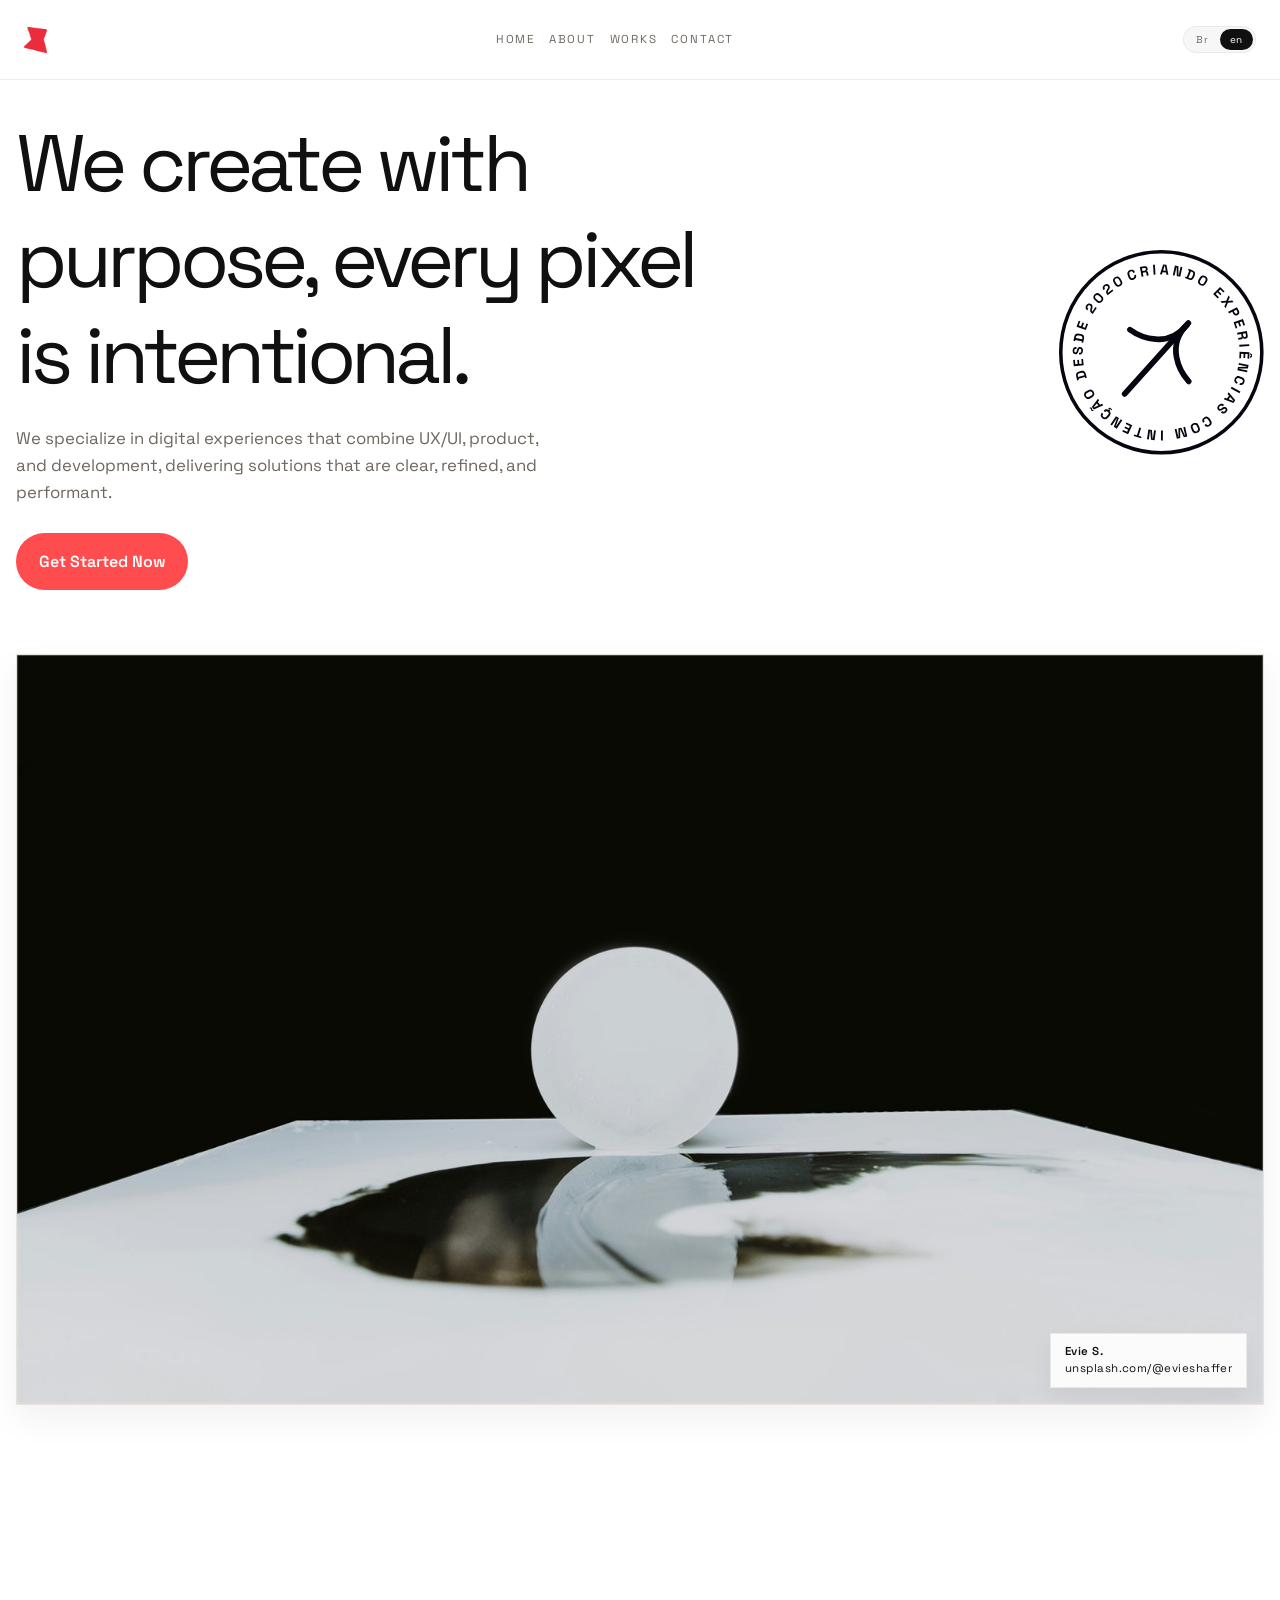
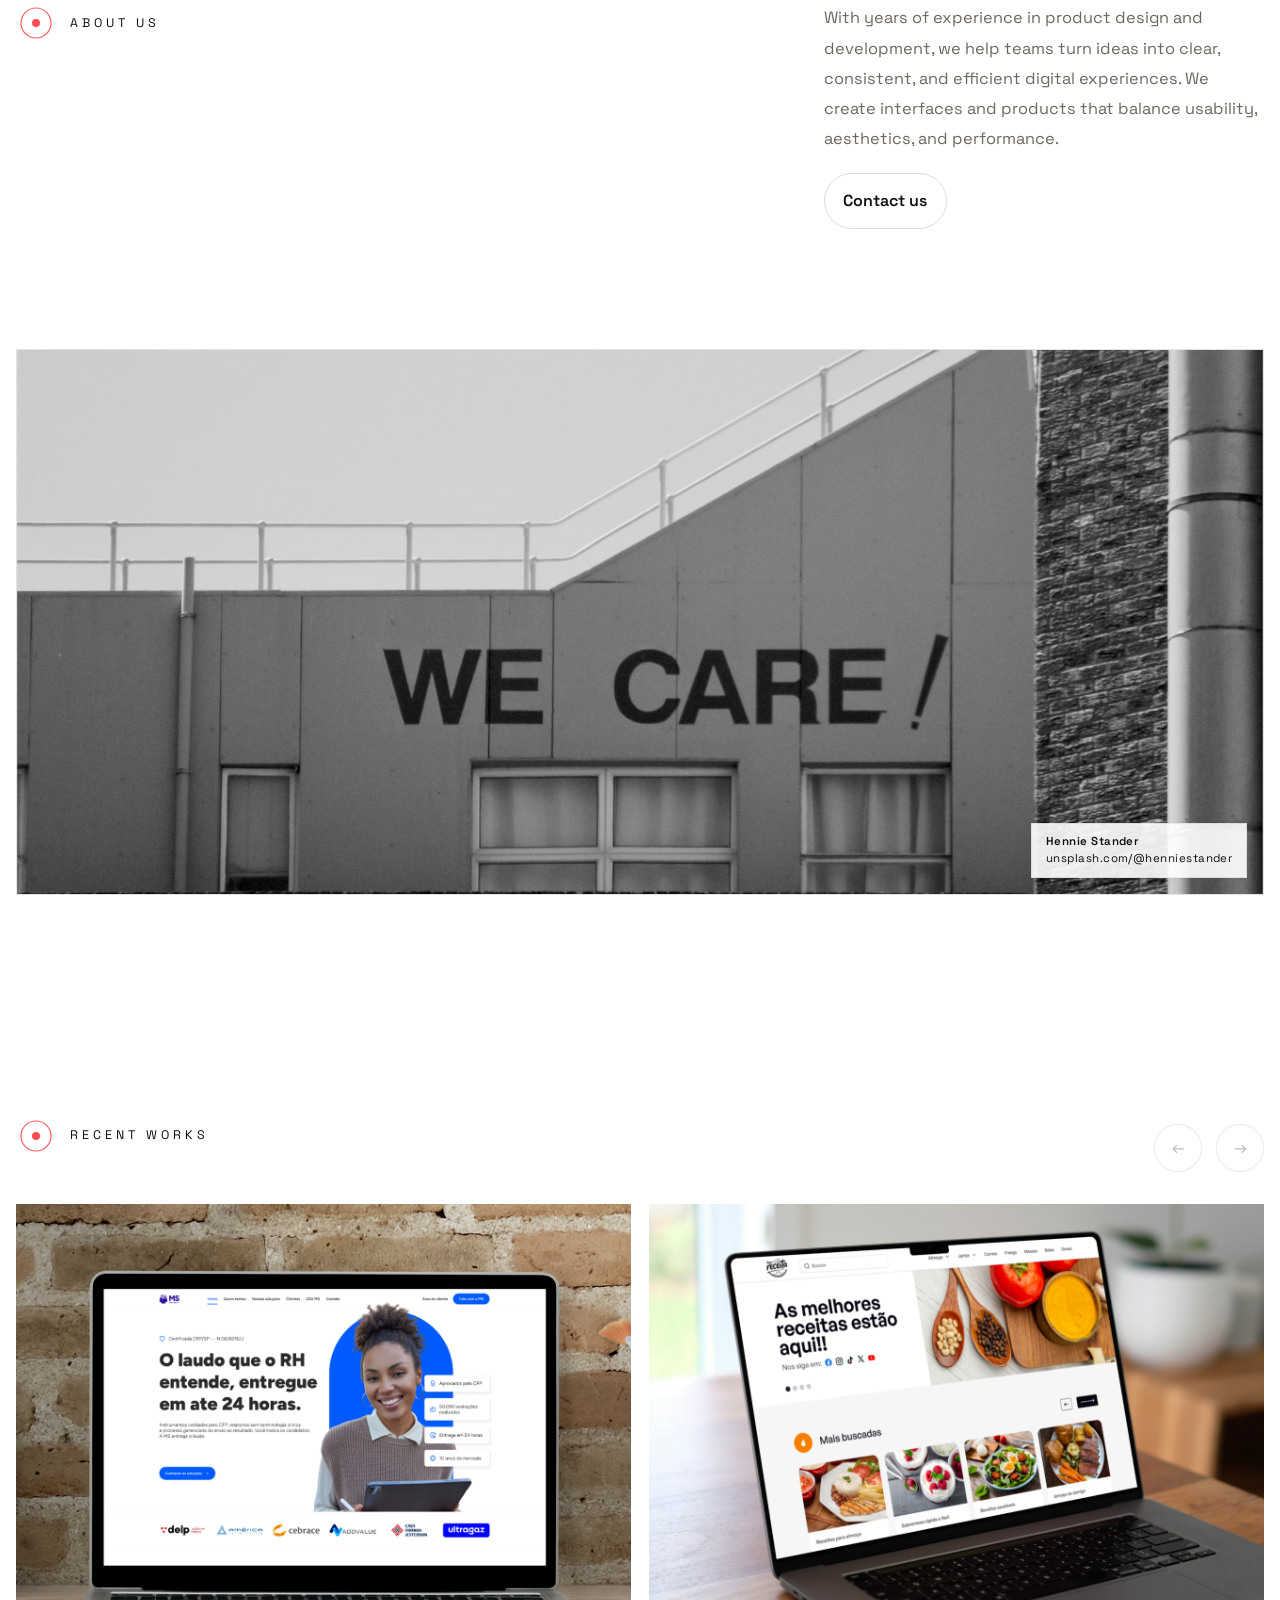
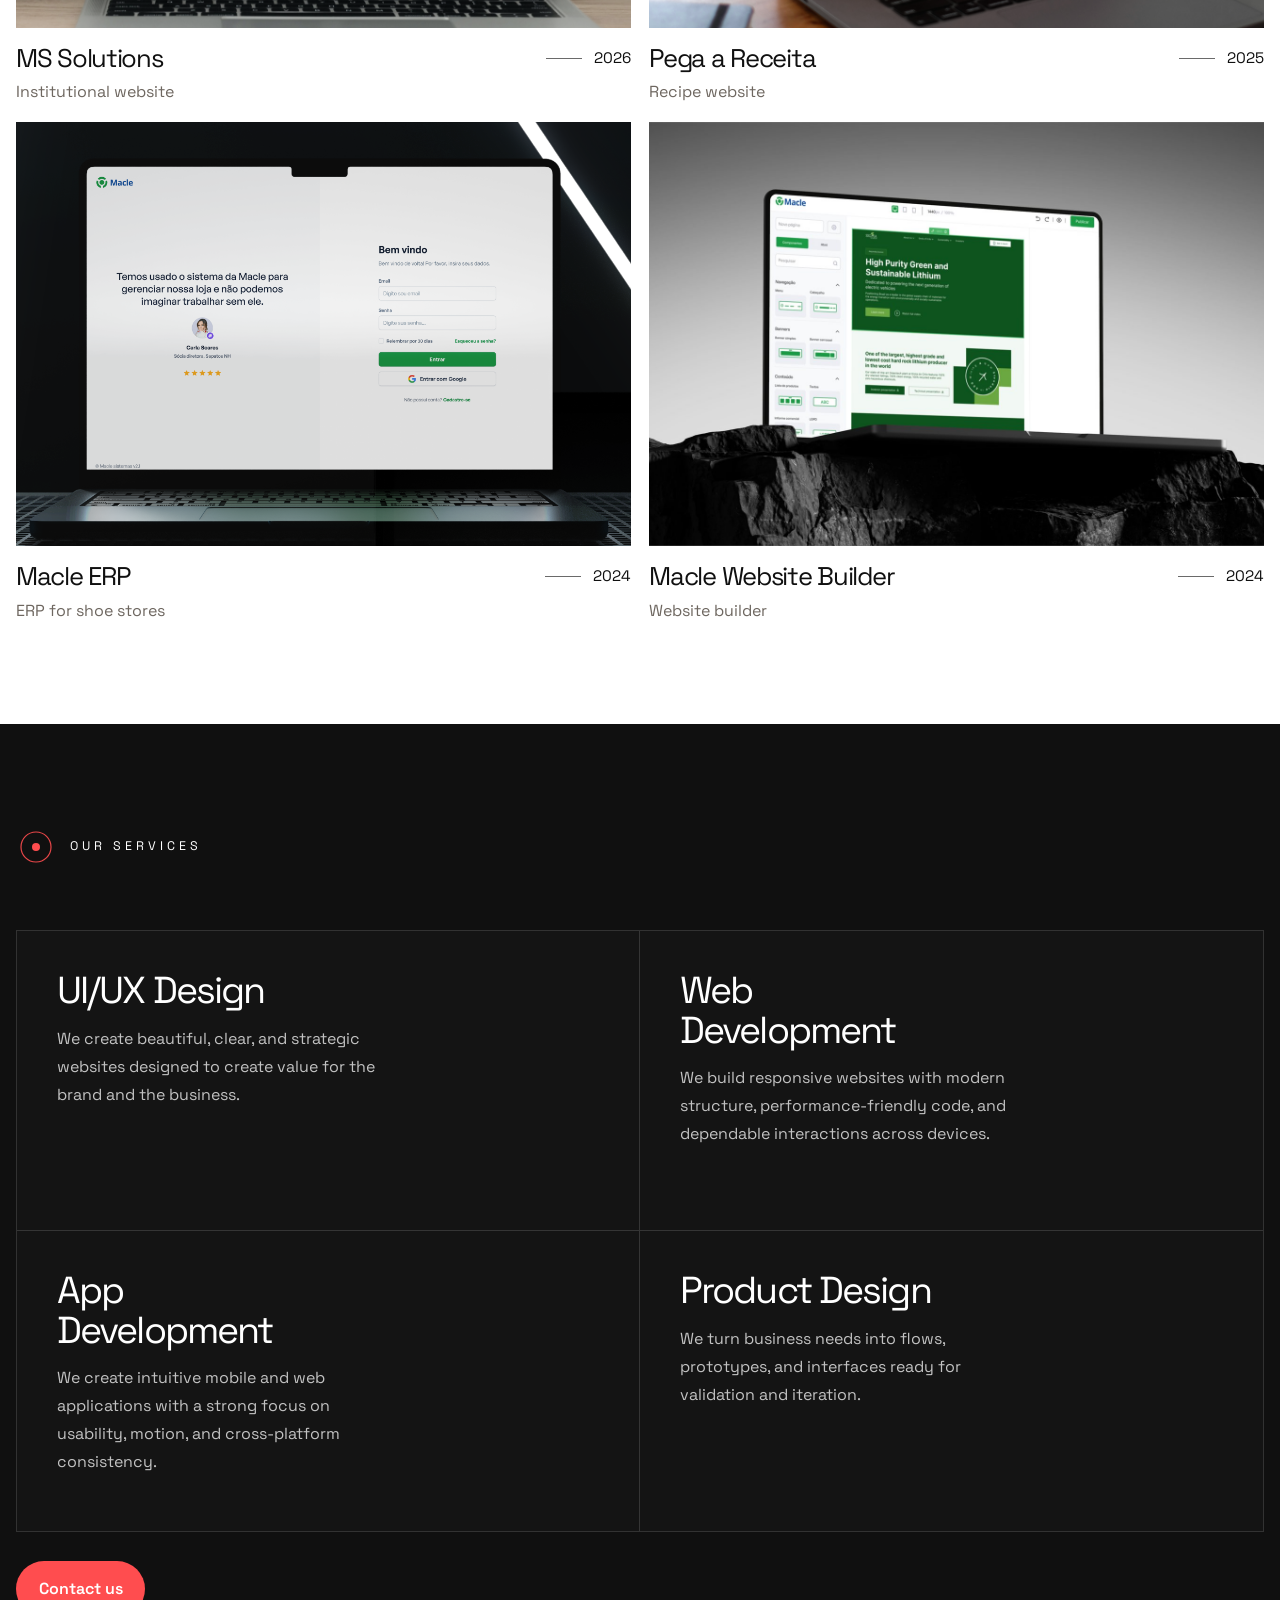
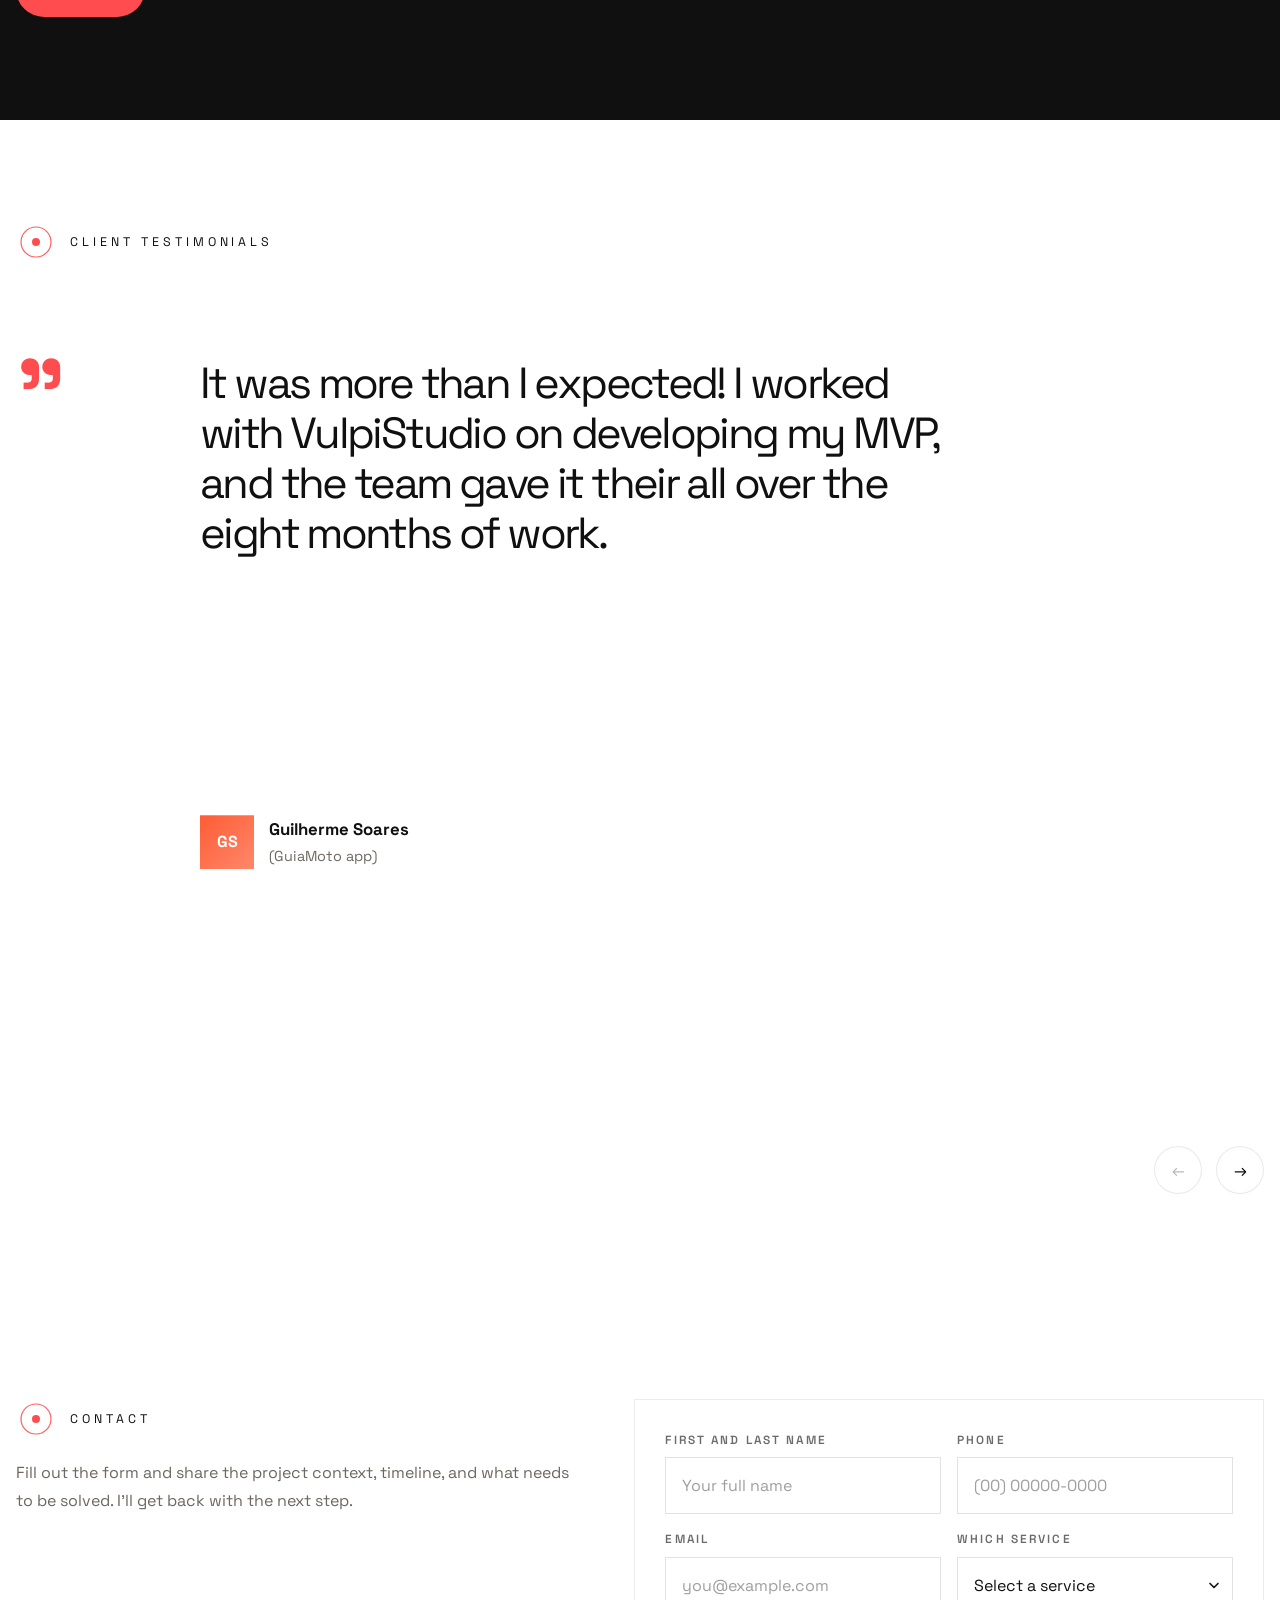
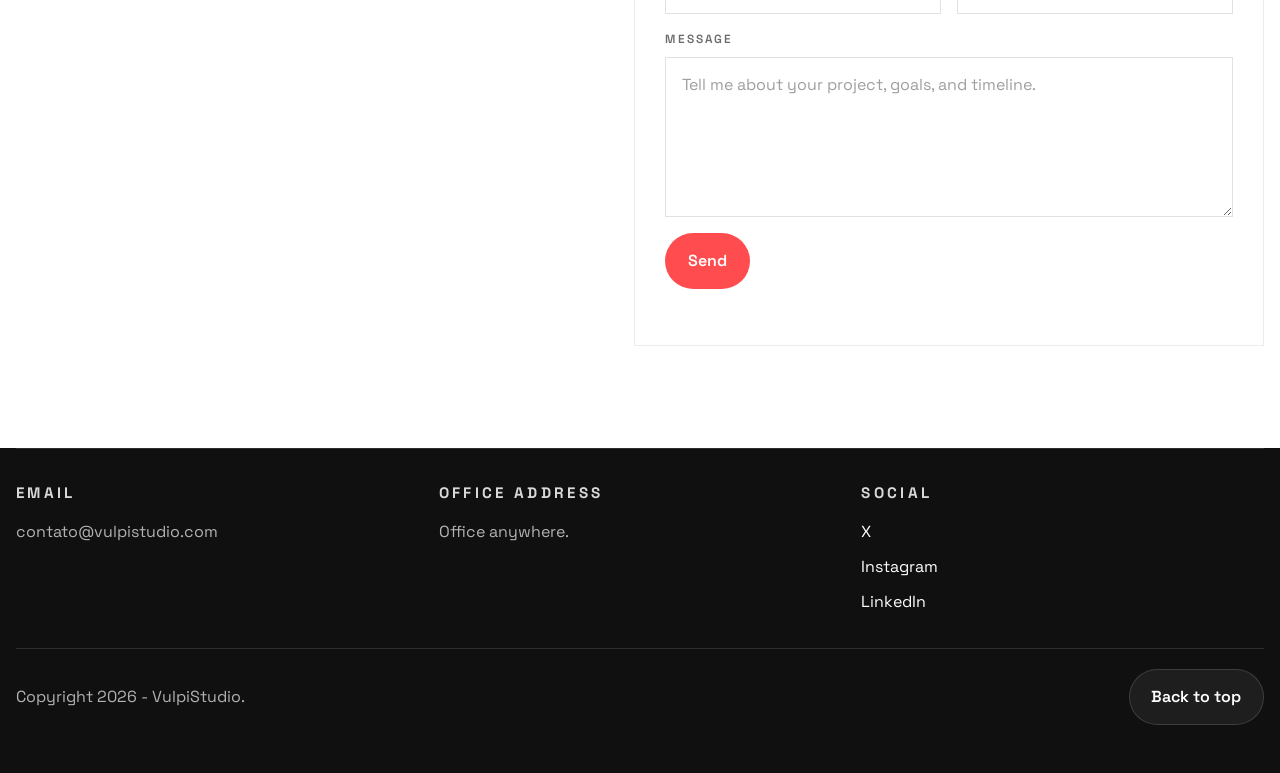
<file: index.html>
﻿<!DOCTYPE html>
<html lang="pt-BR">
<head>
    <meta charset="UTF-8">
    <meta name="viewport" content="width=device-width, initial-scale=1.0">
    <meta name="description" content="Vulpi Studio cria experiências digitais com foco em UX/UI, produto e desenvolvimento, unindo clareza, performance e execução técnica.">
    <meta name="author" content="Vulpi Studio">
    <meta name="robots" content="index,follow,max-image-preview:large,max-snippet:-1,max-video-preview:-1">
    <meta name="theme-color" content="#ffffff">
    <link rel="canonical" href="/">
    <link rel="icon" href="./images/logo.png" type="image/png">
    <link rel="apple-touch-icon" href="./images/logo.png">
    <link rel="preconnect" href="https://fonts.googleapis.com">
    <link rel="preconnect" href="https://fonts.gstatic.com" crossorigin>
    <meta property="og:site_name" content="Vulpi Studio">
    <meta property="og:type" content="website">
    <meta property="og:locale" content="pt_BR">
    <meta property="og:locale:alternate" content="en_US">
    <meta property="og:title" content="Vulpi Studio | UX/UI, produto e desenvolvimento">
    <meta property="og:description" content="Vulpi Studio cria experiências digitais com foco em UX/UI, produto e desenvolvimento, unindo clareza, performance e execução técnica.">
    <meta property="og:url" content="/">
    <meta property="og:image" content="./images/02.jpg">
    <meta property="og:image:alt" content="Visual editorial abstrato da Vulpi Studio">
    <meta name="twitter:card" content="summary_large_image">
    <meta name="twitter:title" content="Vulpi Studio | UX/UI, produto e desenvolvimento">
    <meta name="twitter:description" content="Vulpi Studio cria experiências digitais com foco em UX/UI, produto e desenvolvimento, unindo clareza, performance e execução técnica.">
    <meta name="twitter:image" content="./images/02.jpg">
    <meta name="twitter:image:alt" content="Visual editorial abstrato da Vulpi Studio">
    <title>Vulpi Studio | UX/UI, produto e desenvolvimento</title>
    <script>
        document.documentElement.classList.add('js');
    </script>
    <link href="https://fonts.googleapis.com/css2?family=Space+Grotesk:wght@400;500;600;700&display=swap" rel="stylesheet">
    <link rel="stylesheet" href="css/styles.css">
    <script type="application/ld+json">
    {
        "@context": "https://schema.org",
        "@type": "Organization",
        "@id": "/#organization",
        "name": "Vulpi Studio",
        "url": "/",
        "logo": "./images/logo.png",
        "image": "./images/02.jpg",
        "description": "Vulpi Studio cria experiências digitais com foco em UX/UI, produto e desenvolvimento, unindo clareza, performance e execução técnica.",
        "contactPoint": [
            {
                "@type": "ContactPoint",
                "contactType": "customer support",
                "email": "contato@vulpistudio.com",
                "availableLanguage": ["Portuguese", "English"]
            }
        ],
        "knowsAbout": [
            "UX/UI Design",
            "Product Design",
            "Web Development",
            "App Development"
        ],
        "sameAs": [
            "https://x.com/vulpistudio",
            "https://www.instagram.com/vulpistudio/",
            "https://www.linkedin.com/company/vulpi-studio-design"
        ]
    }
    </script>
    <script type="application/ld+json">
    {
        "@context": "https://schema.org",
        "@type": "WebSite",
        "@id": "/#website",
        "name": "Vulpi Studio",
        "url": "/",
        "description": "Vulpi Studio cria experiências digitais com foco em UX/UI, produto e desenvolvimento, unindo clareza, performance e execução técnica."
    }
    </script>

        <script>function initApollo(){var n=Math.random().toString(36).substring(7),o=document.createElement("script");
o.src="https://assets.apollo.io/micro/website-tracker/tracker.iife.js?nocache="+n,o.async=!0,o.defer=!0,
o.onload=function(){window.trackingFunctions.onLoad({appId:"69f09362262c140019dc5825"})},
document.head.appendChild(o)}initApollo();</script>

</head>
<body data-page="home">
    <a class="skip-link" href="#home">Pular para o conteúdo</a>
    <header class="navbar" data-reveal>
        <a class="brand" href="#home" aria-label="Início da Vulpi Studio" data-i18n-attr="aria-label" data-i18n-key="brand.aria">
            <img src="./images/logo.png" alt="Vulpi Studio" width="152" height="44">
        </a>

        <nav class="nav-menu" aria-label="Navegação principal" data-i18n-attr="aria-label" data-i18n-key="nav.aria">
            <a href="#home" data-i18n="nav.home">Início</a>
            <a href="#about" data-i18n="nav.about">Sobre</a>
            <a href="#works" data-i18n="nav.works">Cases</a>
            <a href="#contact" data-i18n="nav.contact">Contato</a>
        </nav>

        <div class="lang-switch" role="group" aria-label="Seleção de idioma" data-i18n-attr="aria-label" data-i18n-key="lang.aria">
            <button class="lang-switch__btn" type="button" data-lang="pt-BR">Br</button>
            <button class="lang-switch__btn" type="button" data-lang="en-US">en</button>
        </div>
    </header>

    <main>
        <section id="home" class="hero section" data-reveal data-slug="inicio" aria-labelledby="hero-title">
            <div class="container">
                <div class="hero-top">
                    <div class="hero-copy">
                        <h1 id="hero-title">
                            <span data-i18n="hero.title1">Criamos com propósito, cada pixel</span>
                            <span data-i18n="hero.title2">é intencional.</span>
                        </h1>

                        <p data-i18n="hero.description">
                            Somos especialistas em criar experiências digitais que unem UX/UI, produto e desenvolvimento, entregando soluções claras, estéticas e de alta performance.
                        </p>

                        <div class="hero-actions">
                            <a class="btn btn--primary" href="#contact" data-i18n="hero.cta">Começar agora</a>
                        </div>
                    </div>

                    <div class="hero-seal" aria-hidden="true">
                        <img src="./images/selo.svg" alt="" loading="eager" decoding="async">
                    </div>
                </div>

                <div class="hero-image">
                    <img src="./images/02.jpg" alt="Visual editorial abstrato" data-i18n-attr="alt" data-i18n-key="hero.imageAlt" loading="eager" fetchpriority="high" decoding="async">
                    <a
                        class="hero-credit"
                        href="https://unsplash.com/pt-br/@evieshaffer"
                        target="_blank"
                        rel="noopener noreferrer"
                        aria-label="Imagem por Evie S. no Unsplash"
                        data-i18n-attr="aria-label"
                        data-i18n-key="hero.creditAria"
                    >
                        <span>Evie S.</span>
                        <span>unsplash.com/@evieshaffer</span>
                    </a>
                </div>
            </div>
        </section>

        <section id="about" class="section section--alt about-section" data-reveal data-slug="sobre" aria-labelledby="about-title">
            <div class="container">
                <div class="about-row">
                    <div class="about-mark">
                        <span class="about-mark__icon" aria-hidden="true">
                            <svg viewBox="0 0 40 40" role="img" aria-hidden="true" focusable="false">
                                <circle class="about-mark__ring" cx="20" cy="20" r="15"></circle>
                                <circle class="about-mark__core" cx="20" cy="20" r="4"></circle>
                            </svg>
                        </span>
                        <h2 id="about-title" class="about-mark__text" data-i18n="about.label">Sobre nós</h2>
                    </div>

                    <div class="about-copy about-copy--single">
                        <p data-i18n="about.description">
                            Com anos de experiência em design de produto e desenvolvimento, ajudamos times a transformar ideias em experiências digitais claras, consistentes e eficientes. Criamos interfaces e produtos que equilibram usabilidade, estética e performance.
                        </p>
                        <a class="btn btn--outline about-read-more" href="#contact" data-i18n="about.cta">Entre em contato</a>
                    </div>
                </div>

                <div class="about-visual">
                    <img
                        src="./images/03.jpg"
                        alt="Composição abstrata inspirada em interfaces de produto e websites"
                        data-i18n-attr="alt"
                        data-i18n-key="about.imageAlt"
                        loading="lazy"
                        decoding="async"
                    >
                    <a
                        class="about-credit"
                        href="https://unsplash.com/pt-br/@henniestander"
                        target="_blank"
                        rel="noopener noreferrer"
                        aria-label="Imagem por Hennie Stander no Unsplash"
                        data-i18n-attr="aria-label"
                        data-i18n-key="about.creditAria"
                    >
                        <span>Hennie Stander</span>
                        <span>unsplash.com/@henniestander</span>
                    </a>
                </div>
            </div>
        </section>

        <section id="works" class="section" data-reveal data-slug="cases" aria-labelledby="works-title">
            <div class="container">
                <div class="works-head">
                    <div class="about-mark">
                        <span class="about-mark__icon" aria-hidden="true">
                            <svg viewBox="0 0 40 40" role="img" aria-hidden="true" focusable="false">
                                <circle class="about-mark__ring" cx="20" cy="20" r="15"></circle>
                                <circle class="about-mark__core" cx="20" cy="20" r="4"></circle>
                            </svg>
                        </span>
                        <h2 id="works-title" class="about-mark__text" data-i18n="works.label">Cases recentes</h2>
                    </div>

                    <div class="carousel-controls works-controls" aria-label="Navegação de cases" data-carousel-controls="more-than-four" data-i18n-attr="aria-label" data-i18n-key="works.controlsAria" hidden>
                        <button class="carousel-btn" type="button" data-works-prev aria-label="Cases anteriores" data-i18n-attr="aria-label" data-i18n-key="works.prevAria">&larr;</button>
                        <button class="carousel-btn" type="button" data-works-next aria-label="Próximos cases" data-i18n-attr="aria-label" data-i18n-key="works.nextAria">&rarr;</button>
                    </div>
                </div>

                <div class="works-stage">
                    <div class="works-grid" id="worksGrid" data-carousel-track="works" tabindex="0" aria-label="Carrossel de cases recentes" data-i18n-attr="aria-label" data-i18n-key="works.trackAria">
                        <a class="work-card work-card--link" href="./work-details/ms-avaliacao.html" data-slug="ms-avaliacao" data-page-path="./work-details/ms-avaliacao.html" aria-label="Abrir o case MS Solutions" data-i18n-attr="aria-label" data-i18n-key="works.card1.linkAria">
                            <div class="work-media work-media--one">
                                <img src="./work-details/ms-avaliacao-images/capa.png" alt="Imagem de capa do case MS Solutions" data-i18n-attr="alt" data-i18n-key="works.card1.alt" loading="lazy" decoding="async">
                            </div>
                            <div class="work-meta">
                                <div class="work-meta__top">
                                    <h3 data-i18n="works.card1.title">MS Solutions</h3>
                                    <span>2026</span>
                                </div>
                                <p data-i18n="works.card1.category">Site institucional</p>
                            </div>
                        </a>

                        <a class="work-card work-card--link" href="./work-details/pega-a-receita.html" data-slug="pega-a-receita" data-page-path="./work-details/pega-a-receita.html" aria-label="Abrir o case Pega a Receita" data-i18n-attr="aria-label" data-i18n-key="works.card2.linkAria">
                            <div class="work-media work-media--two">
                                <img src="./work-details/pega-a-receita-images/capa.jpg" alt="Imagem de capa do case Pega a Receita" data-i18n-attr="alt" data-i18n-key="works.card2.alt" loading="lazy" decoding="async">
                            </div>
                            <div class="work-meta">
                                <div class="work-meta__top">
                                    <h3 data-i18n="works.card2.title">Pega a Receita</h3>
                                    <span>2025</span>
                                </div>
                                <p data-i18n="works.card2.category">Site de receitas</p>
                            </div>
                        </a>

                        <a class="work-card work-card--link" href="./work-details/macle-erp.html" data-slug="macle-erp" data-page-path="./work-details/macle-erp.html" aria-label="Abrir o case Macle ERP" data-i18n-attr="aria-label" data-i18n-key="works.card3.linkAria">
                            <div class="work-media work-media--three">
                                <img src="./work-details/macle-erp/capa.png" alt="Imagem de capa do case Macle ERP" data-i18n-attr="alt" data-i18n-key="works.card3.alt" loading="lazy" decoding="async">
                            </div>
                            <div class="work-meta">
                                <div class="work-meta__top">
                                    <h3 data-i18n="works.card3.title">Macle ERP</h3>
                                    <span>2024</span>
                                </div>
                                <p data-i18n="works.card3.category">ERP para lojas de calçados</p>
                            </div>
                        </a>

                        <a class="work-card work-card--link" href="./work-details/website-builder-macle.html" data-slug="website-builder-macle" data-page-path="./work-details/website-builder-macle.html" aria-label="Abrir o case Construtor de sites Macle" data-i18n-attr="aria-label" data-i18n-key="works.card4.linkAria">
                            <div class="work-media work-media--four">
                                <img src="./work-details/website-builder-images/capa.jpg" alt="Imagem de capa do case Construtor de sites Macle" data-i18n-attr="alt" data-i18n-key="works.card4.alt" loading="lazy" decoding="async">
                            </div>
                            <div class="work-meta">
                                <div class="work-meta__top">
                                    <h3 data-i18n="works.card4.title">Construtor de sites Macle</h3>
                                    <span>2024</span>
                                </div>
                                <p data-i18n="works.card4.category">Construtor de sites</p>
                            </div>
                        </a>
                    </div>
                </div>
            </div>
        </section>

        <section id="services" class="section section--alt services-section" data-reveal data-slug="servicos" aria-labelledby="services-title">
            <div class="container">
                <div class="services-head">
                    <div class="about-mark">
                        <span class="about-mark__icon" aria-hidden="true">
                            <svg viewBox="0 0 40 40" role="img" aria-hidden="true" focusable="false">
                                <circle class="about-mark__ring" cx="20" cy="20" r="15"></circle>
                                <circle class="about-mark__core" cx="20" cy="20" r="4"></circle>
                            </svg>
                        </span>
                        <h2 id="services-title" class="about-mark__text" data-i18n="services.label">Nossos serviços</h2>
                    </div>
                </div>

                <div class="services-grid">
                    <article class="service-card">
                        <h3 data-i18n="services.card1.title">UI/UX Design</h3>
                        <p data-i18n="services.card1.text">Nós criamos sites bonitos, claros e estratégicos, pensados para gerar valor para a marca e para o negócio.</p>
                    </article>

                    <article class="service-card">
                        <h3 data-i18n="services.card2.title">Desenvolvimento Web</h3>
                        <p data-i18n="services.card2.text">Nós construímos sites responsivos com estrutura moderna, código eficiente e interações confiáveis em todos os dispositivos.</p>
                    </article>

                    <article class="service-card">
                        <h3 data-i18n="services.card3.title">Desenvolvimento de Apps</h3>
                        <p data-i18n="services.card3.text">Nós criamos aplicativos móveis e web intuitivos com foco em usabilidade, movimento e consistência entre plataformas.</p>
                    </article>

                    <article class="service-card">
                        <h3 data-i18n="services.card4.title">Design de Produto</h3>
                        <p data-i18n="services.card4.text">Nós transformamos necessidades de negócio em fluxos, protótipos e interfaces prontas para validação e evolução.</p>
                    </article>

                </div>

                <div class="services-actions">
                    <a class="btn btn--primary" href="#contact" data-i18n="services.cta">Entre em contato</a>
                </div>
            </div>
        </section>

        <section id="testimonials" class="section testimonials" data-reveal data-slug="depoimentos" aria-labelledby="testimonials-title">
            <div class="container">
                <div class="testimonials-head">
                    <div class="about-mark">
                        <span class="about-mark__icon" aria-hidden="true">
                            <svg viewBox="0 0 40 40" role="img" aria-hidden="true" focusable="false">
                                <circle class="about-mark__ring" cx="20" cy="20" r="15"></circle>
                                <circle class="about-mark__core" cx="20" cy="20" r="4"></circle>
                            </svg>
                        </span>
                        <h2 id="testimonials-title" class="about-mark__text" data-i18n="testimonials.label">Depoimentos de clientes</h2>
                    </div>
                </div>

                <div class="testimonials-stage">
                    <div class="testimonials-track" data-carousel-track="testimonials" aria-label="Carrossel de depoimentos" data-i18n-attr="aria-label" data-i18n-key="testimonials.trackAria">
                    <article class="testimonial-card" data-slug="guilherme-soares">
                        <blockquote data-i18n="testimonials.quote1">
                            Foi mais do que eu esperava! Colaborei com o VulpiStudio no desenvolvimento do meu MVP, infelizmente não pude dizer que meu MVP era feio, a equipe se entregou muito durante os 8 meses de atuação.
                        </blockquote>
                        <footer>
                            <div class="avatar avatar--one">GS</div>
                            <div>
                                <strong>Guilherme Soares</strong>
                                <span data-i18n="testimonials.role1">(GuiaMoto app)</span>
                            </div>
                        </footer>
                    </article>

                    <article class="testimonial-card" data-slug="matheus-alencar">
                        <blockquote data-i18n="testimonials.quote2">
                            Contratamos o VulpiStudio para participar do desenvolvimento do nosso ERP, a equipe atuou de ponta a ponta executando pesquisas, criando DS e elaborando as telas, gostamos tanto do resultado que desenvolvemos nosso site após o termino.
                        </blockquote>
                        <footer>
                            <div class="avatar avatar--two">MA</div>
                            <div>
                                <strong>Matheus Alencar</strong>
                                <span data-i18n="testimonials.role2">(EXTDS)</span>
                            </div>
                        </footer>
                    </article>

                    <article class="testimonial-card" data-slug="felipe-sabadin">
                        <blockquote data-i18n="testimonials.quote3">
                            Queríamos um site que fosse diferente do padrão dos sites de receita. Falamos com o Felipe sobre a ideia e ele já nos trouxe uma proposta inicial. Gostamos do conceito de um site clean e minimalista. O resultado nos agradou bastante: um site completo, com o padrão que a gente queria.
                        </blockquote>
                        <footer>
                            <div class="avatar avatar--three">FS</div>
                            <div>
                                <strong>Felipe Sabadin</strong>
                                <span data-i18n="testimonials.role3">(Pega a Receita)</span>
                            </div>
                        </footer>
                    </article>

                    <article class="testimonial-card" data-slug="caio-dourado">
                        <blockquote data-i18n="testimonials.quote4">
                            A ideia desse projeto era criar um site de receita que não fosse comum e cheio de informações como os atuais. O VulpiStudio conseguiu entregar um resultado alinhado com o que a gente imaginava: um site limpo e de alto padrão.
                        </blockquote>
                        <footer>
                            <div class="avatar avatar--four">CD</div>
                            <div>
                                <strong>Caio Dourado</strong>
                                <span data-i18n="testimonials.role4">(Pega a Receita)</span>
                            </div>
                        </footer>
                    </article>

                    <article class="testimonial-card" data-slug="cleiton">
                        <blockquote data-i18n="testimonials.quote5">
                            Fechamos com o VulpiStudio para redesenhar nosso ERP, gostamos do resultado e combinamos de refazer o design do construtor de sites da nossa plataforma. O resultado foi extremamente agradável, o construtor ficou fácil de utilizar e o feedback que recebemos dos nossos clientes foi sempre positivo.
                        </blockquote>
                        <footer>
                            <div class="avatar avatar--five">C</div>
                            <div>
                                <strong>Cleiton</strong>
                                <span data-i18n="testimonials.role5">(Macle Sistemas)</span>
                            </div>
                        </footer>
                    </article>

                    <article class="testimonial-card" data-slug="marcio-santangelo">
                        <blockquote data-i18n="testimonials.quote6">
                            O trabalho realizado pela Vulpi nos surpreendeu positivamente desde o início. Nosso site já não refletia mais o momento, a estratégia e o posicionamento da nossa empresa. A Vulpi não apenas compreendeu essa necessidade, como também conseguiu entender nosso DNA, nosso processo e a essência do nosso negócio, traduzindo tudo isso de forma extremamente eficaz em uma presença digital muito mais alinhada, profissional e estratégica. Isso, para nós, é valor real. Recomendo com muita segurança e reconhecimento. Parabéns à Vulpi pelo excelente trabalho.
                        </blockquote>
                        <footer>
                            <div class="avatar avatar--six">MS</div>
                            <div>
                                <strong>Marcio Santangelo</strong>
                                <span data-i18n="testimonials.role6">(CEO, MS Solutions)</span>
                            </div>
                        </footer>
                    </article>
                    </div>
                </div>

                <div class="carousel-controls testimonials-controls" aria-label="Navegação de depoimentos" data-i18n-attr="aria-label" data-i18n-key="testimonials.controlsAria">
                    <button class="carousel-btn" type="button" data-carousel-prev aria-label="Depoimentos anteriores" data-i18n-attr="aria-label" data-i18n-key="testimonials.prevAria">&larr;</button>
                    <button class="carousel-btn" type="button" data-carousel-next aria-label="Próximos depoimentos" data-i18n-attr="aria-label" data-i18n-key="testimonials.nextAria">&rarr;</button>
                </div>
            </div>
        </section>

    </main>

    <section id="contact" class="section contact-section" data-reveal aria-labelledby="contact-title">
        <div class="container">
            <div class="contact-grid">
                <div class="contact-copy">
                    <div class="about-mark">
                        <span class="about-mark__icon" aria-hidden="true">
                            <svg viewBox="0 0 40 40" role="img" aria-hidden="true" focusable="false">
                                <circle class="about-mark__ring" cx="20" cy="20" r="15"></circle>
                                <circle class="about-mark__core" cx="20" cy="20" r="4"></circle>
                            </svg>
                        </span>
                        <h2 id="contact-title" class="about-mark__text" data-i18n="contact.label">Contato</h2>
                    </div>

                    <p class="contact-description" data-i18n="contact.description">
                        Preencha o formulário e me conte o contexto do projeto, o prazo e o que você precisa resolver. Eu retorno com a próxima etapa.
                    </p>
                </div>

                <form
                    class="contact-form"
                    data-contact-form
                    autocomplete="on"
                >
                    <input type="text" name="_honey" class="contact-form__honeypot" tabindex="-1" autocomplete="off" aria-hidden="true">
                    <input type="hidden" name="_subject" value="Contato pelo site - Vulpi Studio">
                    <input type="hidden" name="_template" value="table">
                    <input type="hidden" name="_captcha" value="false">
                    <input type="hidden" name="_replyto" value="">
                    <input type="hidden" name="_url" value="">

                    <div class="contact-form__row">
                        <div class="contact-field">
                            <label for="contact-name" data-i18n="contact.nameLabel">Nome e sobrenome</label>
                            <input
                                id="contact-name"
                                name="name"
                                type="text"
                                autocomplete="name"
                                required
                                placeholder="Seu nome completo"
                                data-i18n-attr="placeholder"
                                data-i18n-key="contact.namePlaceholder"
                            >
                        </div>

                        <div class="contact-field">
                            <label for="contact-phone" data-i18n="contact.phoneLabel">Telefone</label>
                            <input
                                id="contact-phone"
                                name="phone"
                                type="tel"
                                inputmode="tel"
                                autocomplete="tel"
                                maxlength="15"
                                required
                                placeholder="(00) 00000-0000"
                                data-phone-mask
                                data-i18n-attr="placeholder"
                                data-i18n-key="contact.phonePlaceholder"
                            >
                        </div>
                    </div>

                    <div class="contact-form__row">
                        <div class="contact-field">
                            <label for="contact-email" data-i18n="contact.emailLabel">Email</label>
                            <input
                                id="contact-email"
                                name="email"
                                type="email"
                                autocomplete="email"
                                required
                                placeholder="voce@exemplo.com"
                                data-i18n-attr="placeholder"
                                data-i18n-key="contact.emailPlaceholder"
                            >
                        </div>

                        <div class="contact-field">
                            <label for="contact-service" data-i18n="contact.serviceLabel">Qual serviço</label>
                            <select id="contact-service" name="service" required>
                                <option value="" selected disabled data-i18n="contact.servicePlaceholder">Selecione um serviço</option>
                                <option value="uiux" data-i18n="services.card1.title">UI/UX Design</option>
                                <option value="web" data-i18n="services.card2.title">Desenvolvimento Web</option>
                                <option value="apps" data-i18n="services.card3.title">Desenvolvimento de Apps</option>
                                <option value="product" data-i18n="services.card4.title">Design de Produto</option>
                                <option value="other" data-i18n="contact.serviceOther">Outro</option>
                            </select>
                        </div>
                    </div>

                    <div class="contact-field contact-field--full">
                        <label for="contact-message" data-i18n="contact.messageLabel">Mensagem</label>
                        <textarea
                            id="contact-message"
                            name="message"
                            rows="5"
                            required
                            placeholder="Conte sobre seu projeto"
                            data-i18n-attr="placeholder"
                            data-i18n-key="contact.messagePlaceholder"
                        ></textarea>
                    </div>

                    <div class="contact-actions">
                        <button class="btn btn--primary contact-submit" type="submit" data-i18n="contact.submit">Enviar</button>
                    </div>

                    <p class="contact-status" data-contact-status role="status" aria-live="polite"></p>
                </form>
            </div>
        </div>
    </section>

    <footer class="footer section" data-reveal>
        <div class="container">
            <div class="footer-grid">
                <div class="footer-column">
                    <h3 data-i18n="footer.email">Email</h3>
                    <a href="mailto:contato@vulpistudio.com">contato@vulpistudio.com</a>
                </div>

                <div class="footer-column">
                    <h3 data-i18n="footer.address">Endereço</h3>
                    <p>Office anywhere.</p>
                </div>

                <div class="footer-column">
                    <h3 data-i18n="footer.social">Social</h3>
                    <div class="social-row social-row--footer">
                        <a href="https://x.com/vulpistudio" target="_blank" rel="noopener noreferrer">X</a>
                        <a href="https://www.instagram.com/vulpistudio/" target="_blank" rel="noopener noreferrer">Instagram</a>
                        <a href="https://www.linkedin.com/company/vulpi-studio-design" target="_blank" rel="noopener noreferrer">LinkedIn</a>
                    </div>
                </div>
            </div>

            <div class="footer-bottom">
                <p data-i18n="footer.copy">Copyright 2026 - VulpiStudio.</p>
                <a class="btn btn--ghost" href="#home" data-i18n="footer.backToTop">Voltar ao topo</a>
            </div>
        </div>
    </footer>

    <script src="js/main.js"></script>
</body>
</html>
</file>
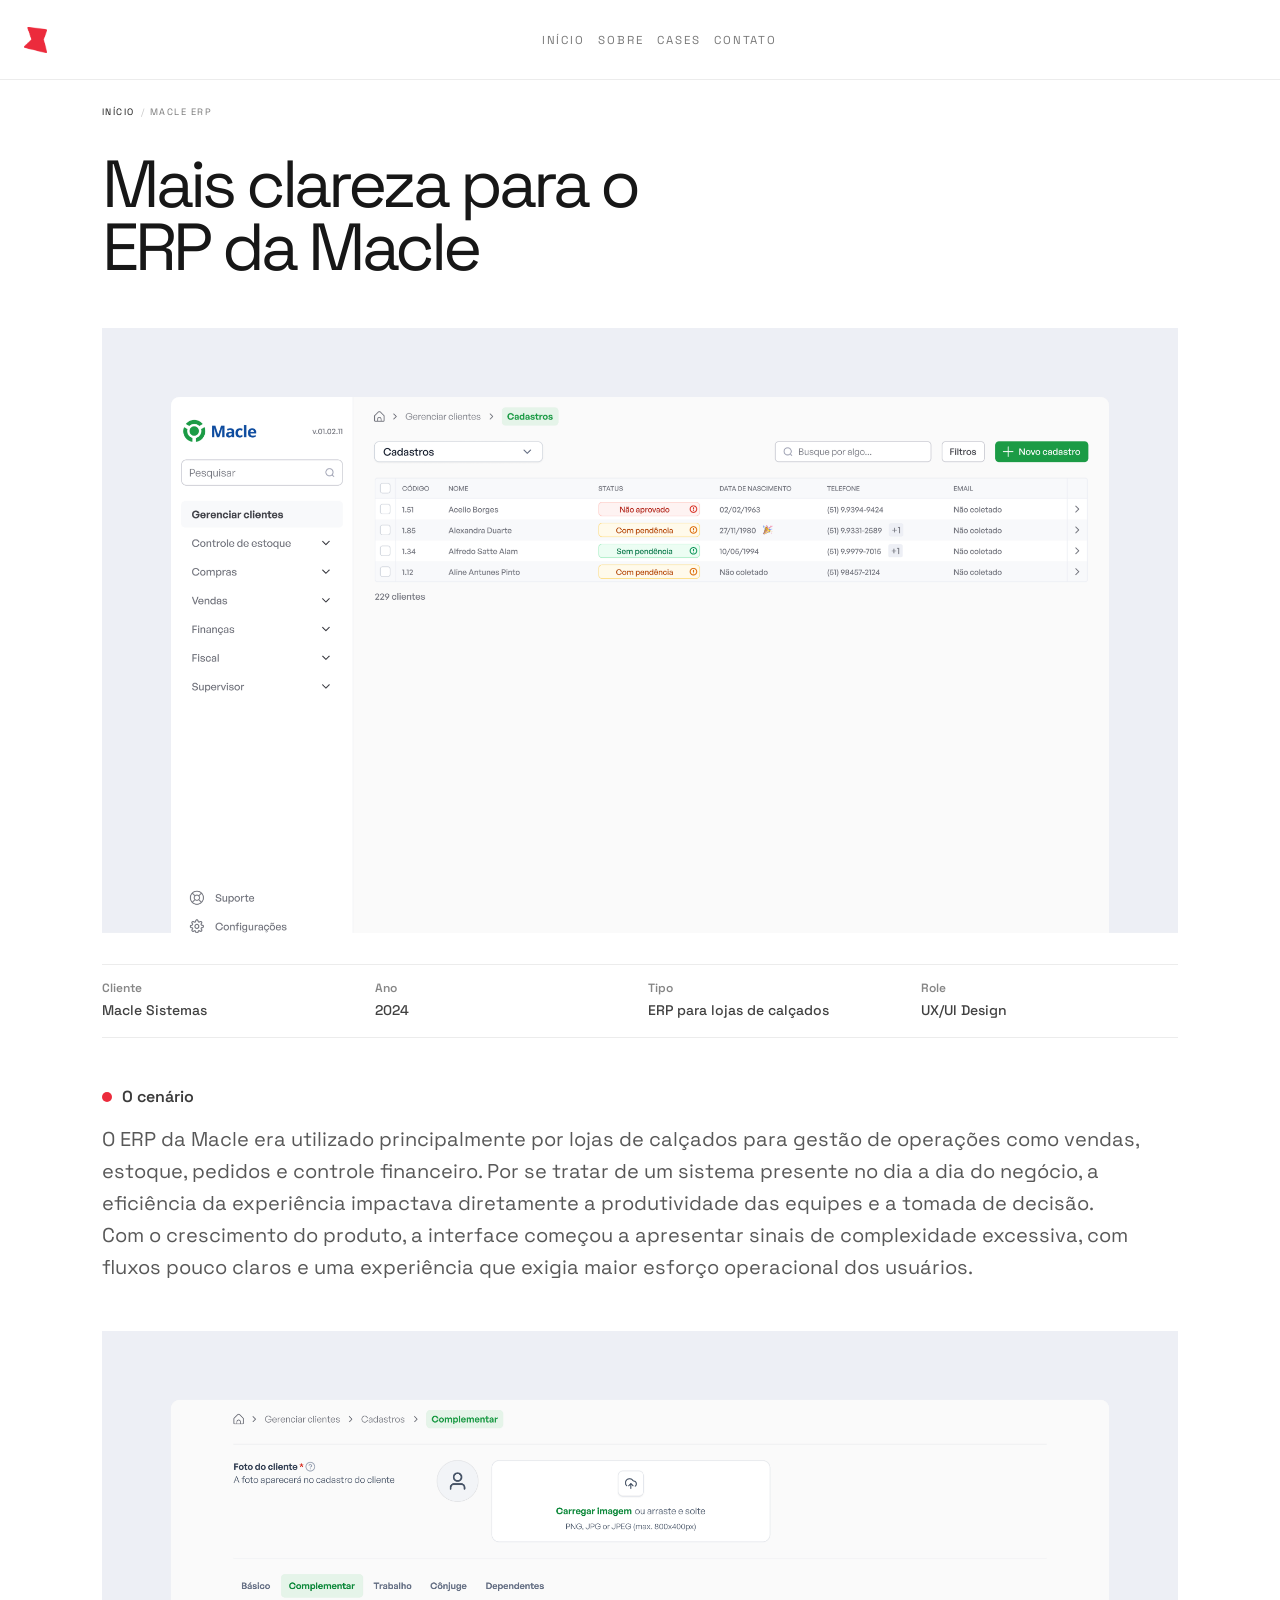
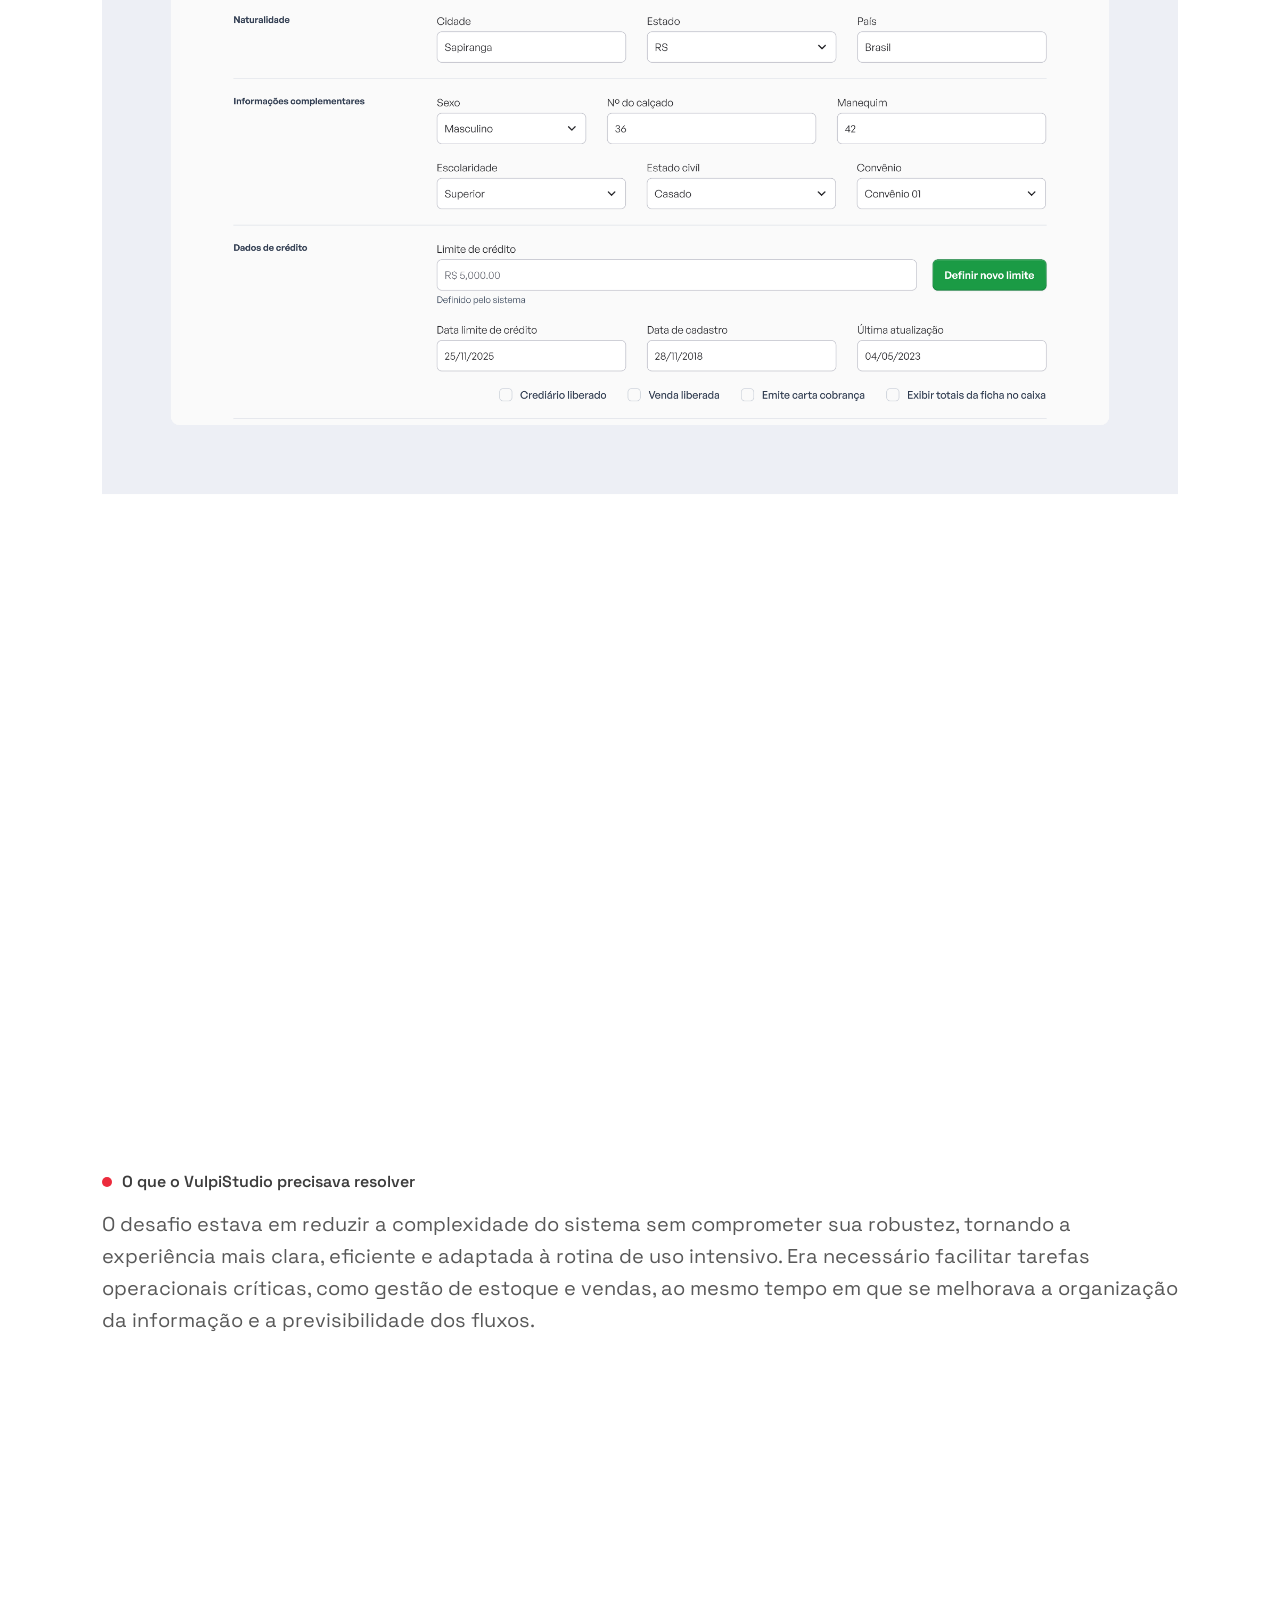
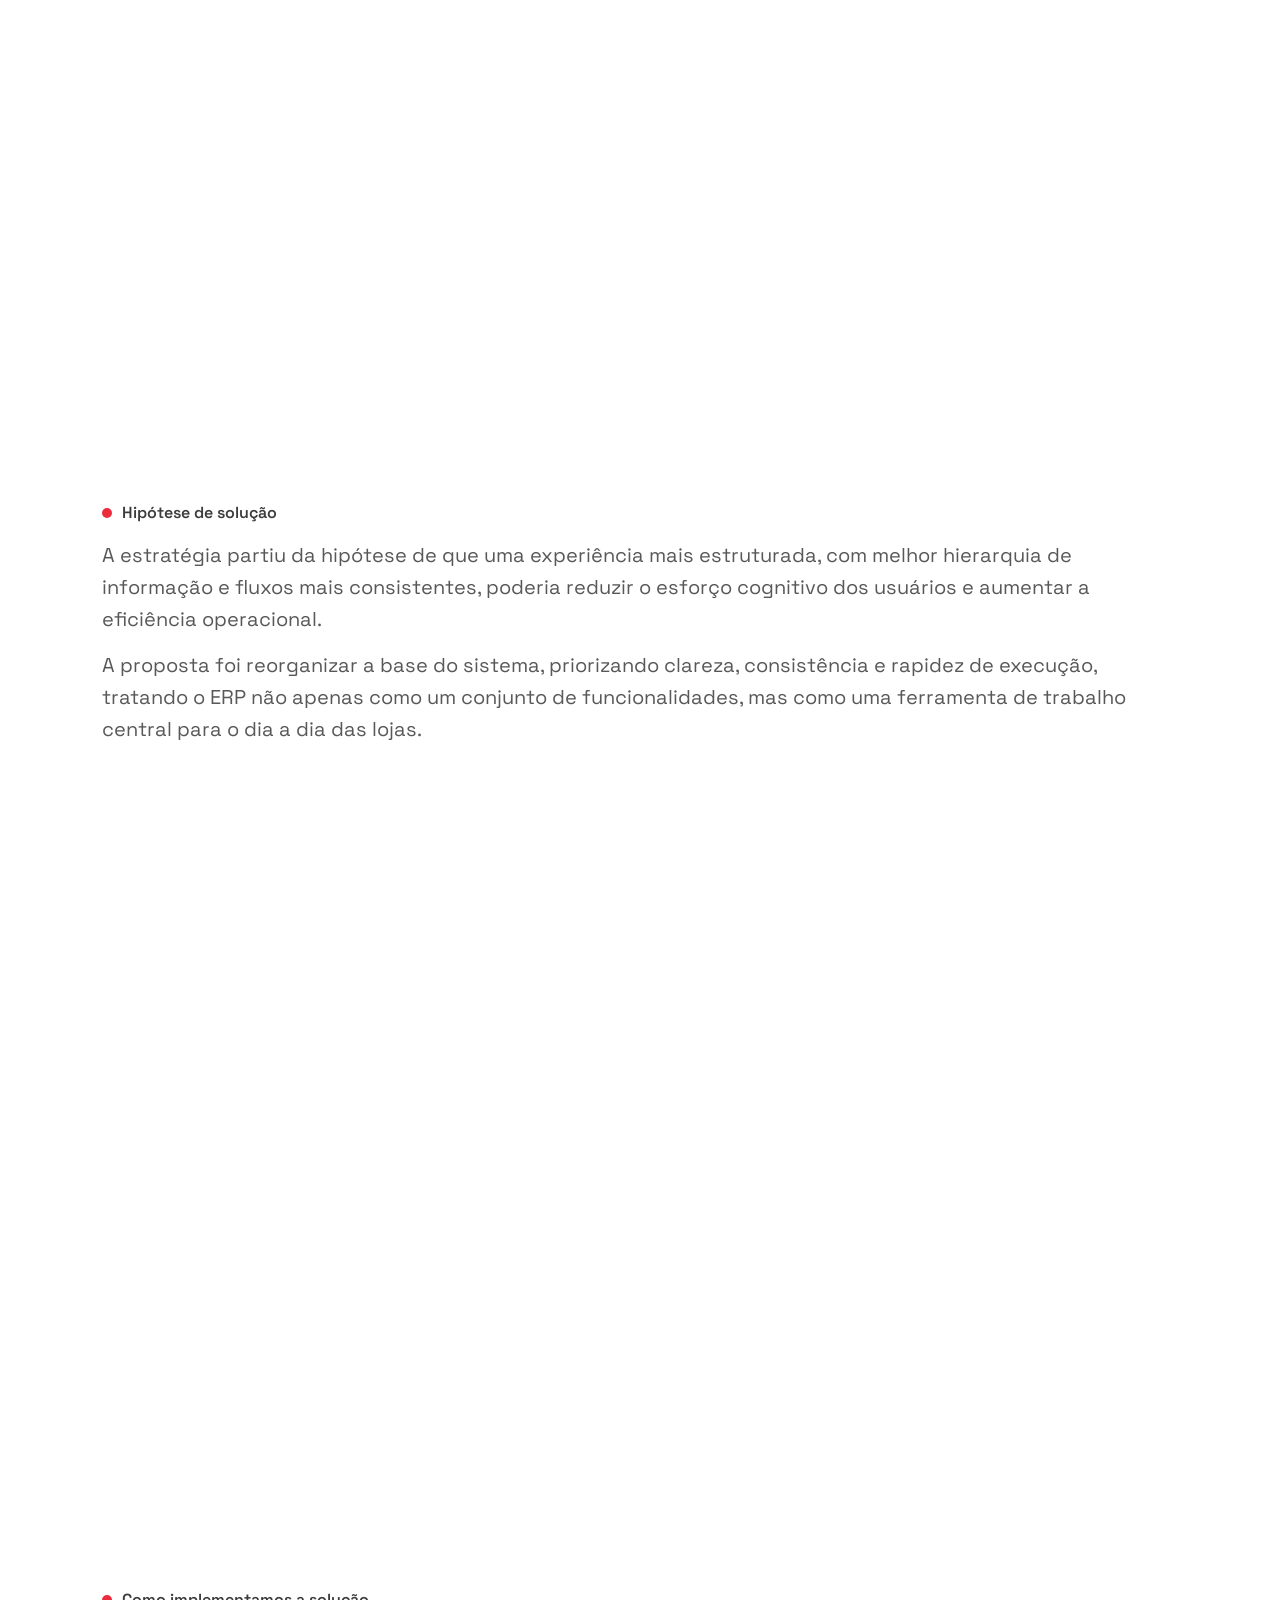
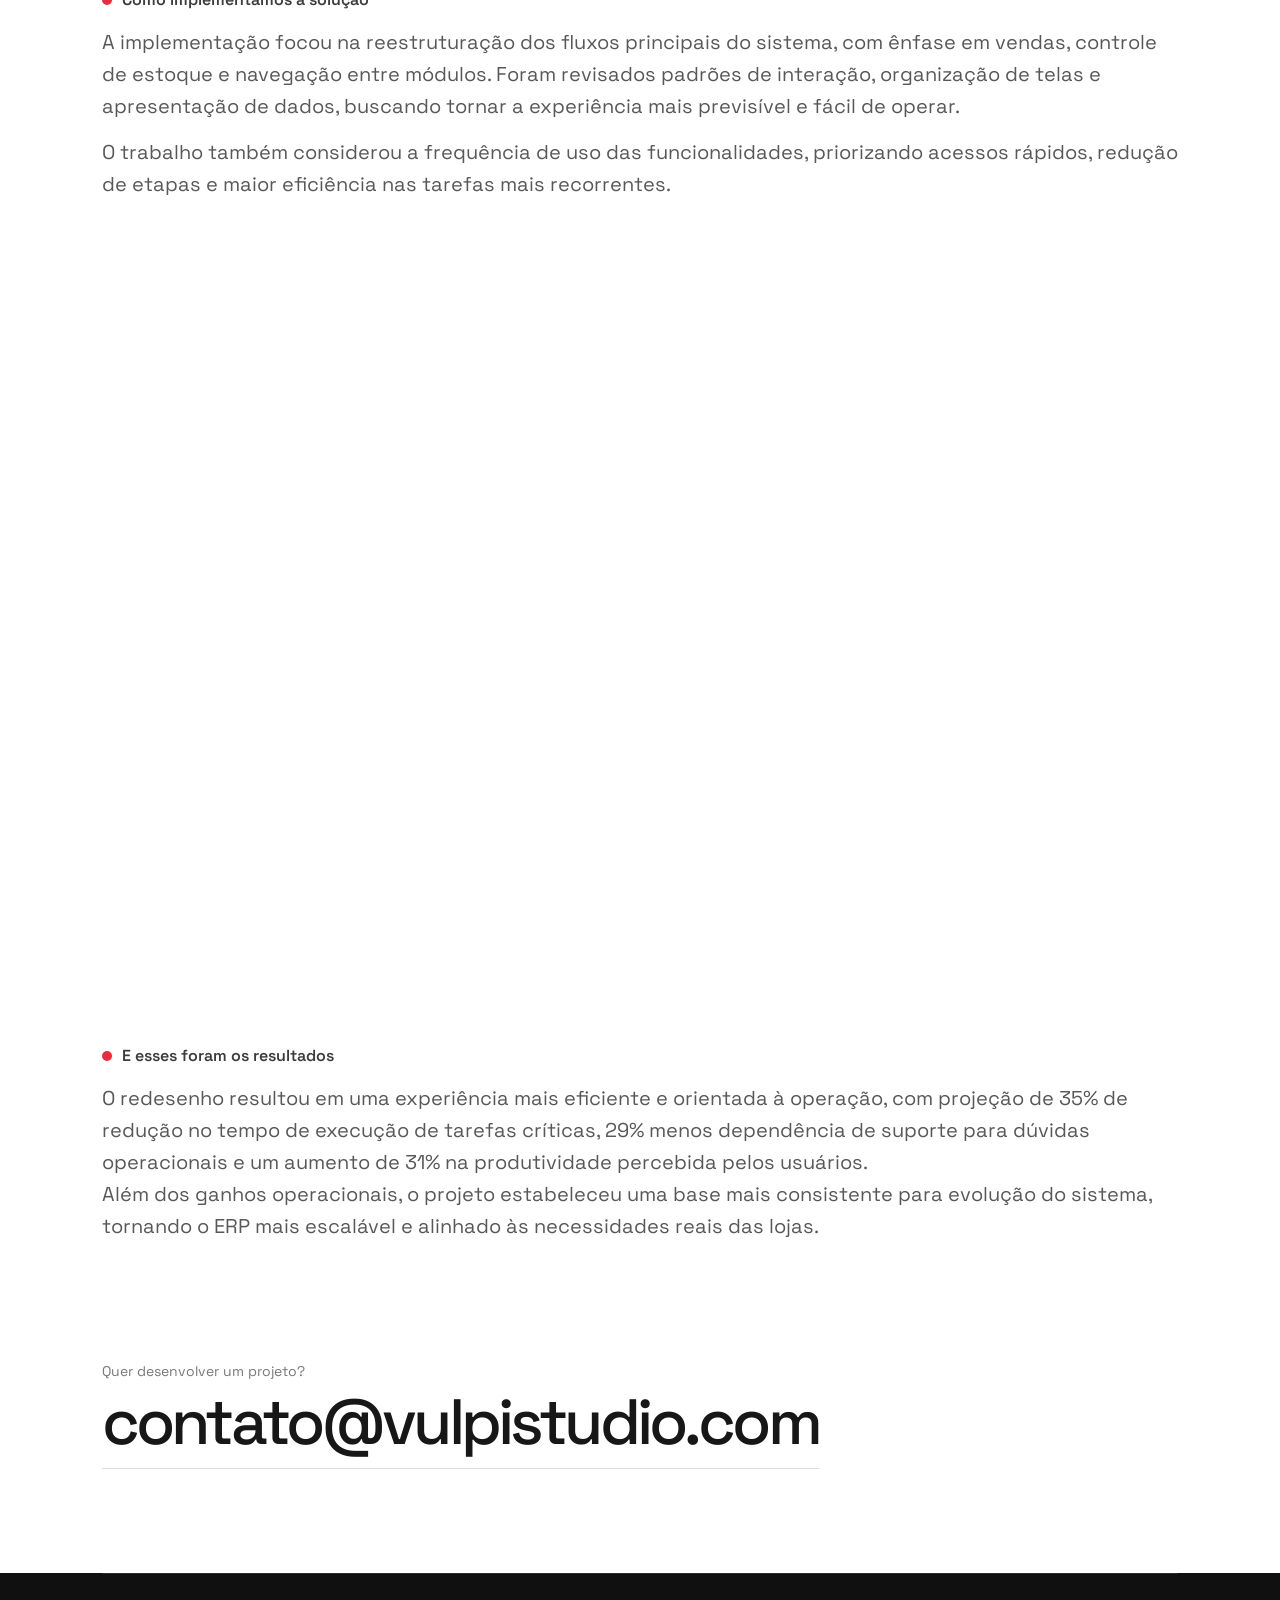
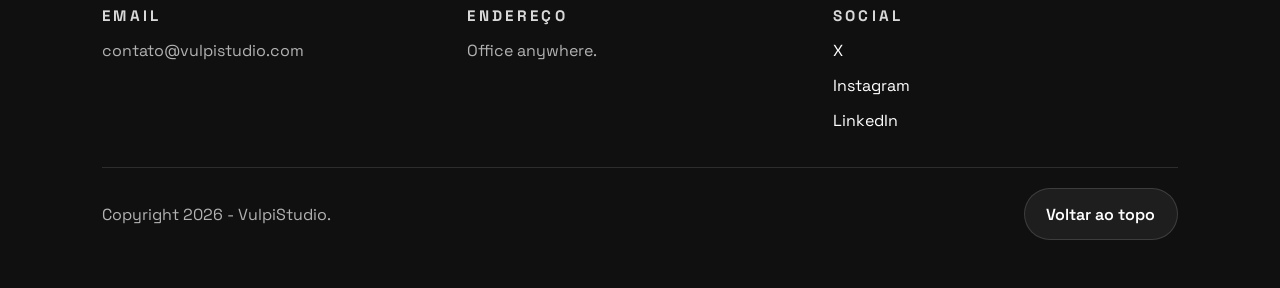
<file: work-details/macle-erp.html>
<html lang="pt-BR">
<head>
  <meta charset="UTF-8" />
  <meta name="viewport" content="width=device-width, initial-scale=1.0" />
  <meta
    name="description"
    content="Macle ERP é um case de redesign de experiência para lojas de calçados, com foco em reduzir complexidade operacional, organizar fluxos e aumentar eficiência."
  />
  <meta name="author" content="Vulpi Studio" />
  <meta
    name="robots"
    content="index,follow,max-image-preview:large,max-snippet:-1,max-video-preview:-1"
  />
  <meta name="theme-color" content="#ffffff" />
  <link rel="canonical" href="./macle-erp.html" />
  <link rel="icon" type="image/png" href="../images/logo.png" />
  <link rel="apple-touch-icon" href="../images/logo.png" />
  <meta property="og:site_name" content="Vulpi Studio" />
  <meta property="og:type" content="article" />
  <meta property="og:locale" content="pt_BR" />
  <meta
    property="og:title"
    content="Macle ERP | Mais clareza para o ERP da Macle | Vulpi Studio"
  />
  <meta
    property="og:description"
    content="Macle ERP é um case de redesign de experiência para lojas de calçados, com foco em reduzir complexidade operacional, organizar fluxos e aumentar eficiência."
  />
  <meta property="og:url" content="./macle-erp.html" />
  <meta property="og:image" content="./macle-erp/capa.png" />
  <meta
    property="og:image:alt"
    content="Imagem de capa do case Macle ERP."
  />
  <meta name="twitter:card" content="summary_large_image" />
  <meta
    name="twitter:title"
    content="Macle ERP | Mais clareza para o ERP da Macle | Vulpi Studio"
  />
  <meta
    name="twitter:description"
    content="Macle ERP é um case de redesign de experiência para lojas de calçados, com foco em reduzir complexidade operacional, organizar fluxos e aumentar eficiência."
  />
  <meta name="twitter:image" content="./macle-erp/capa.png" />
  <meta
    name="twitter:image:alt"
    content="Imagem de capa do case Macle ERP."
  />
  <title>Macle ERP | Mais clareza para o ERP da Macle | Vulpi Studio</title>
  <script>
    document.documentElement.classList.add("js");
  </script>
  <link rel="preconnect" href="https://fonts.googleapis.com" />
  <link rel="preconnect" href="https://fonts.gstatic.com" crossorigin />
  <link
    href="https://fonts.googleapis.com/css2?family=Space+Grotesk:wght@300;400;500;600;700&display=swap"
    rel="stylesheet"
  />
  <link rel="stylesheet" href="./case.css" />
</head>
<body data-page="case" data-case-name="Macle ERP" data-case-heading="Mais clareza para o ERP da Macle">
  <header class="navbar" data-reveal>
    <a class="brand" href="../index.html#home" aria-label="Início da Vulpi Studio">
      <img src="../images/logo.png" alt="Vulpi Studio" width="152" height="44" />
    </a>

    <nav class="nav-menu" aria-label="Navegação principal">
      <a href="../index.html#home">Início</a>
      <a href="../index.html#about">Sobre</a>
      <a href="../index.html#works">Cases</a>
      <a href="../index.html#contact">Contato</a>
    </nav>
  </header>

  <div class="detail-topbar" data-reveal>
    <nav class="detail-breadcrumb" aria-label="Caminho de navegação">
      <ol>
        <li><a href="../index.html#home">Início</a></li>
        <li aria-current="page" data-case-breadcrumb>Macle ERP</li>
      </ol>
    </nav>
  </div>

  <main class="case-page" id="top">
    <article aria-labelledby="case-title">
      <section class="case-hero section-space">
        <div class="hero-copy-grid">
          <div class="hero-copy reveal">
            <h1 id="case-title" data-case-title>Mais clareza para o ERP da Macle</h1>
          </div>
        </div>
      </section>

      <div class="reveal case-first-image">
        <img
          src="./macle-erp/01.png"
          alt="Tela de abertura do case Macle ERP."
          loading="lazy"
          decoding="async"
          class="media-load"
        />
      </div>

      <dl class="case-info-row reveal" aria-label="Informações do projeto">
        <div class="case-info-item">
          <dt>Cliente</dt>
          <dd>Macle Sistemas</dd>
        </div>

        <div class="case-info-item">
          <dt>Ano</dt>
          <dd>2024</dd>
        </div>

        <div class="case-info-item">
          <dt>Tipo</dt>
          <dd>ERP para lojas de calçados</dd>
        </div>

        <div class="case-info-item">
          <dt>Role</dt>
          <dd>UX/UI Design</dd>
        </div>
      </dl>

      <section class="case-challenge reveal" aria-labelledby="scenario-title">
        <h2 id="scenario-title" class="section-label">O cenário</h2>
        <div class="case-challenge-copy">
          <p>
            O ERP da Macle era utilizado principalmente por lojas de calçados para gestão de operações como vendas, estoque, pedidos e controle financeiro. Por se tratar de um sistema presente no dia a dia do negócio, a eficiência da experiência impactava diretamente a produtividade das equipes e a tomada de decisão.
          </p>

          <p>
            Com o crescimento do produto, a interface começou a apresentar sinais de complexidade excessiva, com fluxos pouco claros e uma experiência que exigia maior esforço operacional dos usuários.
          </p>
        </div>
      </section>

      <section class="case-image-section reveal" aria-label="Galeria de imagens do projeto">
        <figure class="case-image-main">
          <img
            src="./macle-erp/02.png"
            alt="Tela principal do case Macle ERP."
            loading="lazy"
            decoding="async"
            class="media-load"
          />
        </figure>

        <div class="case-image-grid">
          <figure class="case-image-card">
            <img
              src="./macle-erp/03.png"
              alt="Detalhe da navegação do case Macle ERP."
              loading="lazy"
              decoding="async"
              class="media-load"
            />
          </figure>

          <figure class="case-image-card">
            <img
              src="./macle-erp/04.png"
              alt="Detalhe da organização de telas do case Macle ERP."
              loading="lazy"
              decoding="async"
              class="media-load"
            />
          </figure>
        </div>
      </section>

      <section class="case-challenge reveal" aria-labelledby="problem-title">
        <h2 id="problem-title" class="section-label">O que o VulpiStudio precisava resolver</h2>
        <div class="case-challenge-copy">
          <p>
            O desafio estava em reduzir a complexidade do sistema sem comprometer sua robustez, tornando a experiência mais clara, eficiente e adaptada à rotina de uso intensivo. Era necessário facilitar tarefas operacionais críticas, como gestão de estoque e vendas, ao mesmo tempo em que se melhorava a organização da informação e a previsibilidade dos fluxos.
          </p>
        </div>
      </section>

      <section class="case-image-pair reveal" aria-label="Galeria de apoio do projeto">
        <div class="case-image-grid">
          <figure class="case-image-card">
            <img
              src="./macle-erp/05.png"
              alt="Variação da interface do case Macle ERP."
              loading="lazy"
              decoding="async"
              class="media-load"
            />
          </figure>

          <figure class="case-image-card">
            <img
              src="./macle-erp/06.png"
              alt="Variação complementar da interface do case Macle ERP."
              loading="lazy"
              decoding="async"
              class="media-load"
            />
          </figure>
        </div>
      </section>

      <section class="case-hypothesis reveal" aria-labelledby="hypothesis-title">
        <h2 id="hypothesis-title" class="section-label">Hipótese de solução</h2>
        <div class="case-hypothesis-copy">
          <p>
            A estratégia partiu da hipótese de que uma experiência mais estruturada, com melhor hierarquia de informação e fluxos mais consistentes, poderia reduzir o esforço cognitivo dos usuários e aumentar a eficiência operacional.
          </p>

          <p>
            A proposta foi reorganizar a base do sistema, priorizando clareza, consistência e rapidez de execução, tratando o ERP não apenas como um conjunto de funcionalidades, mas como uma ferramenta de trabalho central para o dia a dia das lojas.
          </p>
        </div>
      </section>

      <section class="case-implementation-media reveal" aria-label="Imagem da implementação">
        <figure class="case-implementation-image">
          <img
            src="./macle-erp/07.png"
            alt="Tela de implementação do case Macle ERP."
            loading="lazy"
            decoding="async"
            class="media-load"
          />
        </figure>
      </section>

      <section class="case-implementation reveal" aria-labelledby="implementation-title">
        <h2 id="implementation-title" class="section-label">Como implementamos a solução</h2>
        <div class="case-implementation-copy">
          <p>
            A implementação focou na reestruturação dos fluxos principais do sistema, com ênfase em vendas, controle de estoque e navegação entre módulos. Foram revisados padrões de interação, organização de telas e apresentação de dados, buscando tornar a experiência mais previsível e fácil de operar.
          </p>

          <p>
            O trabalho também considerou a frequência de uso das funcionalidades, priorizando acessos rápidos, redução de etapas e maior eficiência nas tarefas mais recorrentes.
          </p>
        </div>
      </section>

      <section class="case-results-media reveal" aria-label="Imagem dos resultados">
        <figure class="case-results-image">
          <img
            src="./macle-erp/08.png"
            alt="Tela de resultados do case Macle ERP."
            loading="lazy"
            decoding="async"
            class="media-load"
          />
        </figure>
      </section>

      <section class="case-results reveal" aria-labelledby="results-title">
        <h2 id="results-title" class="section-label">E esses foram os resultados</h2>
        <div class="case-results-copy">
          <p>
            O redesenho resultou em uma experiência mais eficiente e orientada à operação, com projeção de 35% de redução no tempo de execução de tarefas críticas, 29% menos dependência de suporte para dúvidas operacionais e um aumento de 31% na produtividade percebida pelos usuários.
          </p>

          <p>
            Além dos ganhos operacionais, o projeto estabeleceu uma base mais consistente para evolução do sistema, tornando o ERP mais escalável e alinhado às necessidades reais das lojas.
          </p>
        </div>
      </section>

      <section class="case-cta section-space">
        <div class="cta-content reveal">
          <span class="cta-label">Quer desenvolver um projeto?</span>
          <a href="../index.html#contact" class="cta-mail">contato@vulpistudio.com</a>
        </div>
      </section>
    </article>
  </main>

  <footer class="footer reveal">
    <div class="footer-inner">
      <div class="footer-grid">
        <div class="footer-column">
          <h3>Email</h3>
          <a href="mailto:contato@vulpistudio.com">contato@vulpistudio.com</a>
        </div>

        <div class="footer-column">
          <h3>Endereço</h3>
          <p>Office anywhere.</p>
        </div>

        <div class="footer-column">
          <h3>Social</h3>
          <div class="social-row social-row--footer">
            <a href="https://x.com/vulpistudio" target="_blank" rel="noopener noreferrer">X</a>
            <a href="https://www.instagram.com/vulpistudio/" target="_blank" rel="noopener noreferrer">Instagram</a>
            <a href="https://www.linkedin.com/company/vulpi-studio-design" target="_blank" rel="noopener noreferrer">LinkedIn</a>
          </div>
        </div>
      </div>

      <div class="footer-bottom">
        <p>Copyright 2026 - VulpiStudio.</p>
        <a class="btn btn--ghost" href="#top">Voltar ao topo</a>
      </div>
    </div>
  </footer>

  <script src="./site.js"></script>
</body>
</html>
</file>
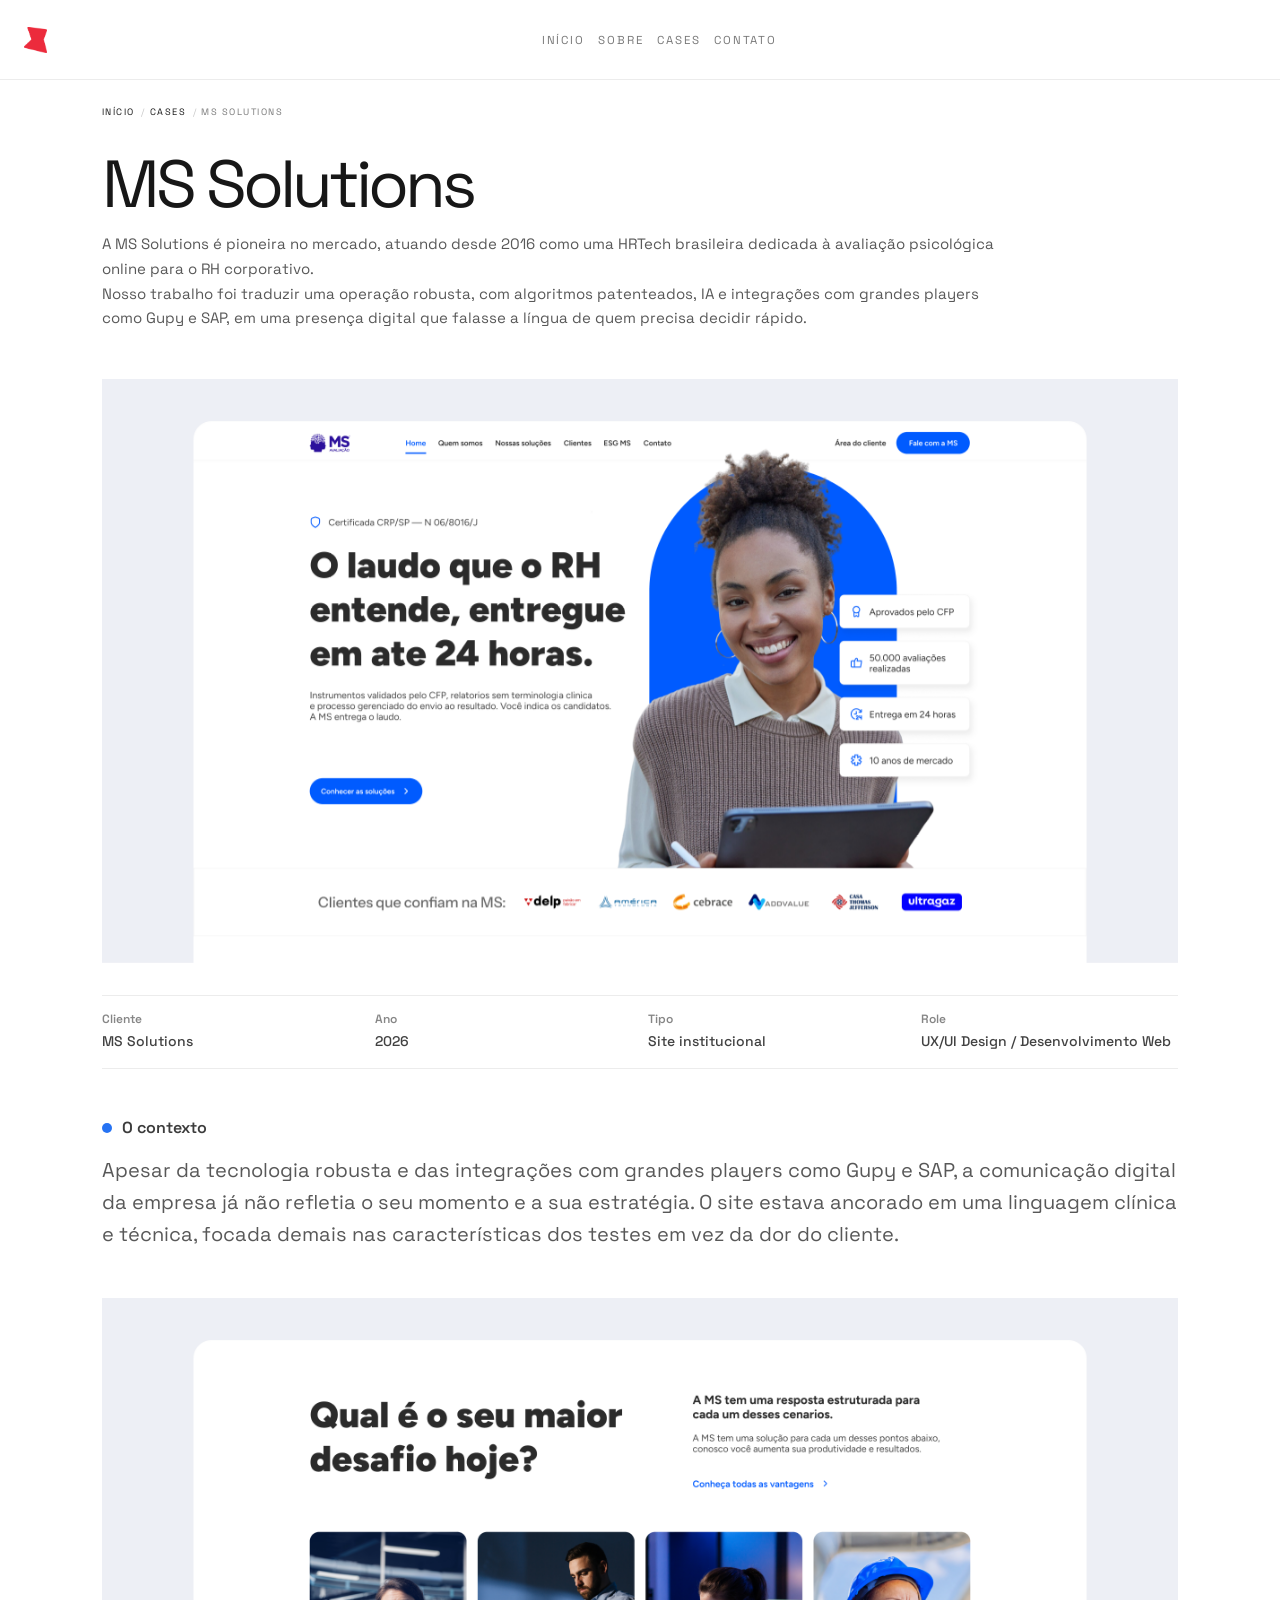
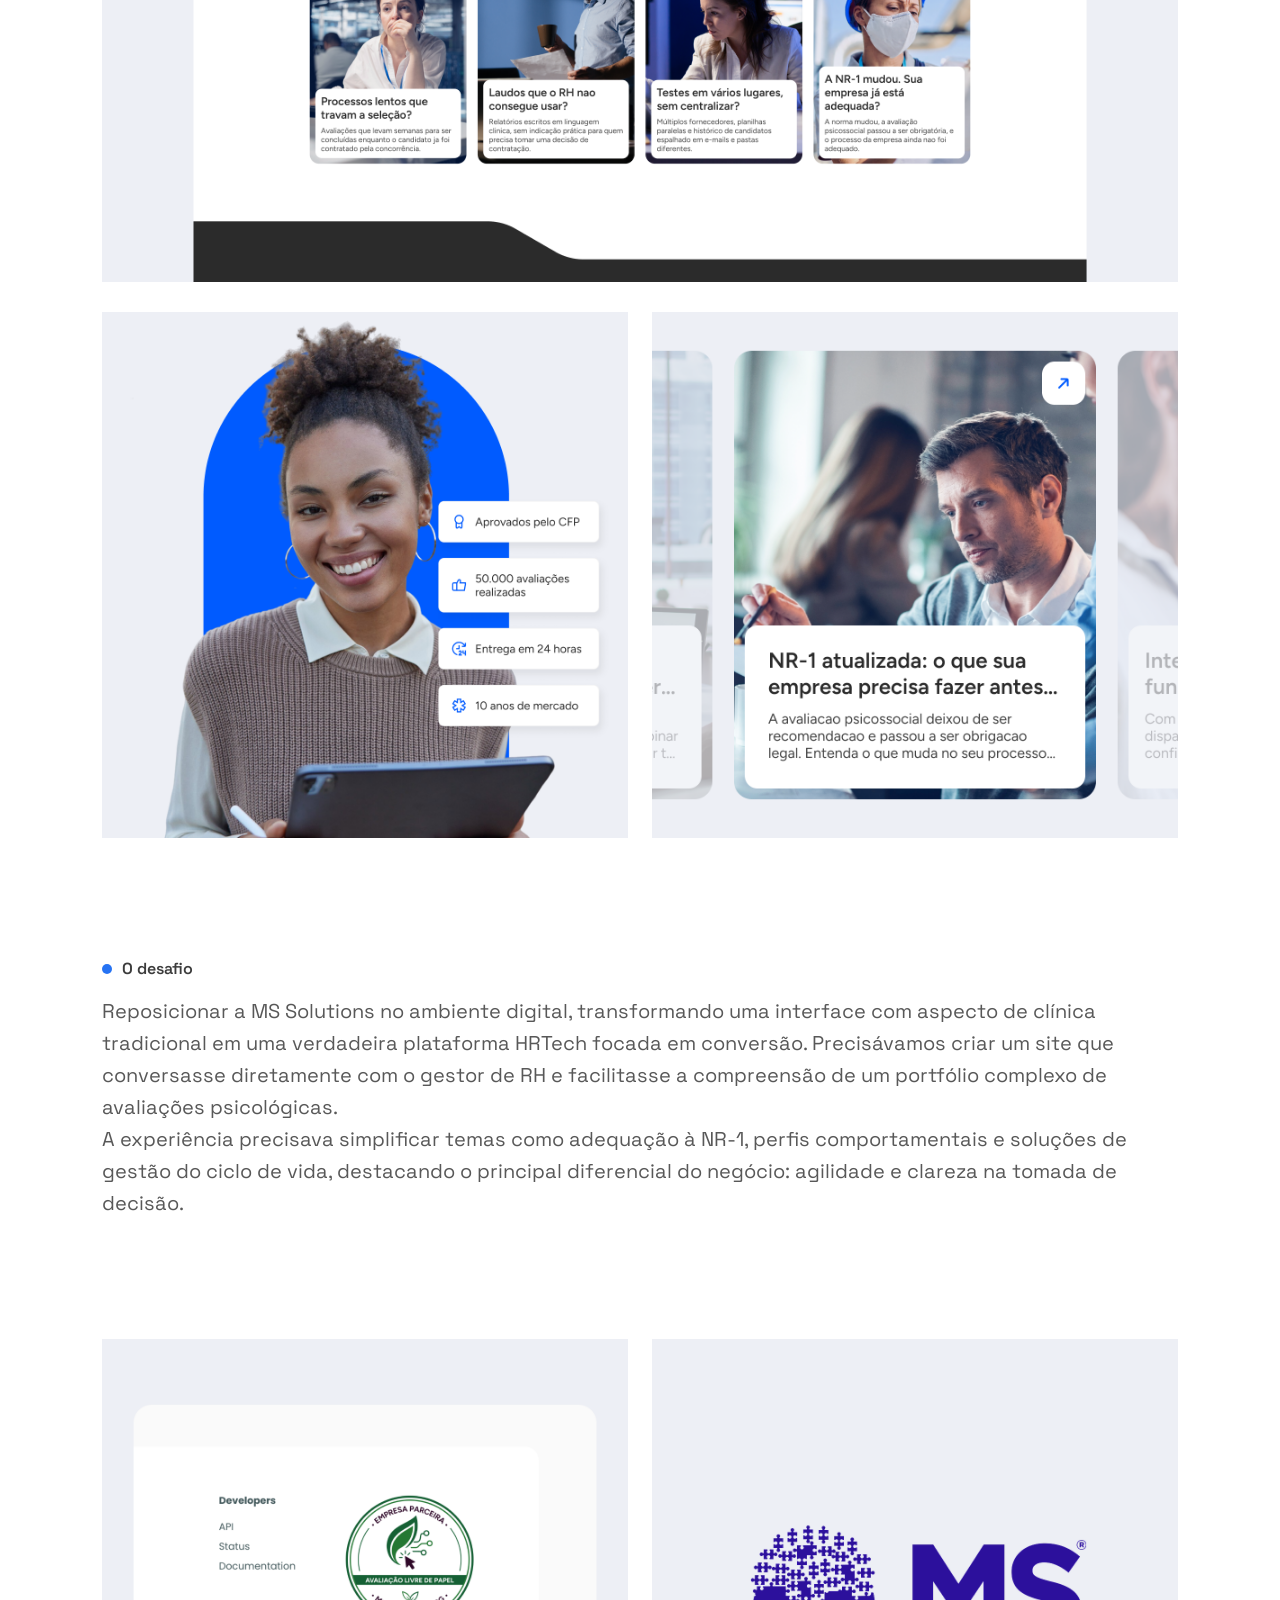
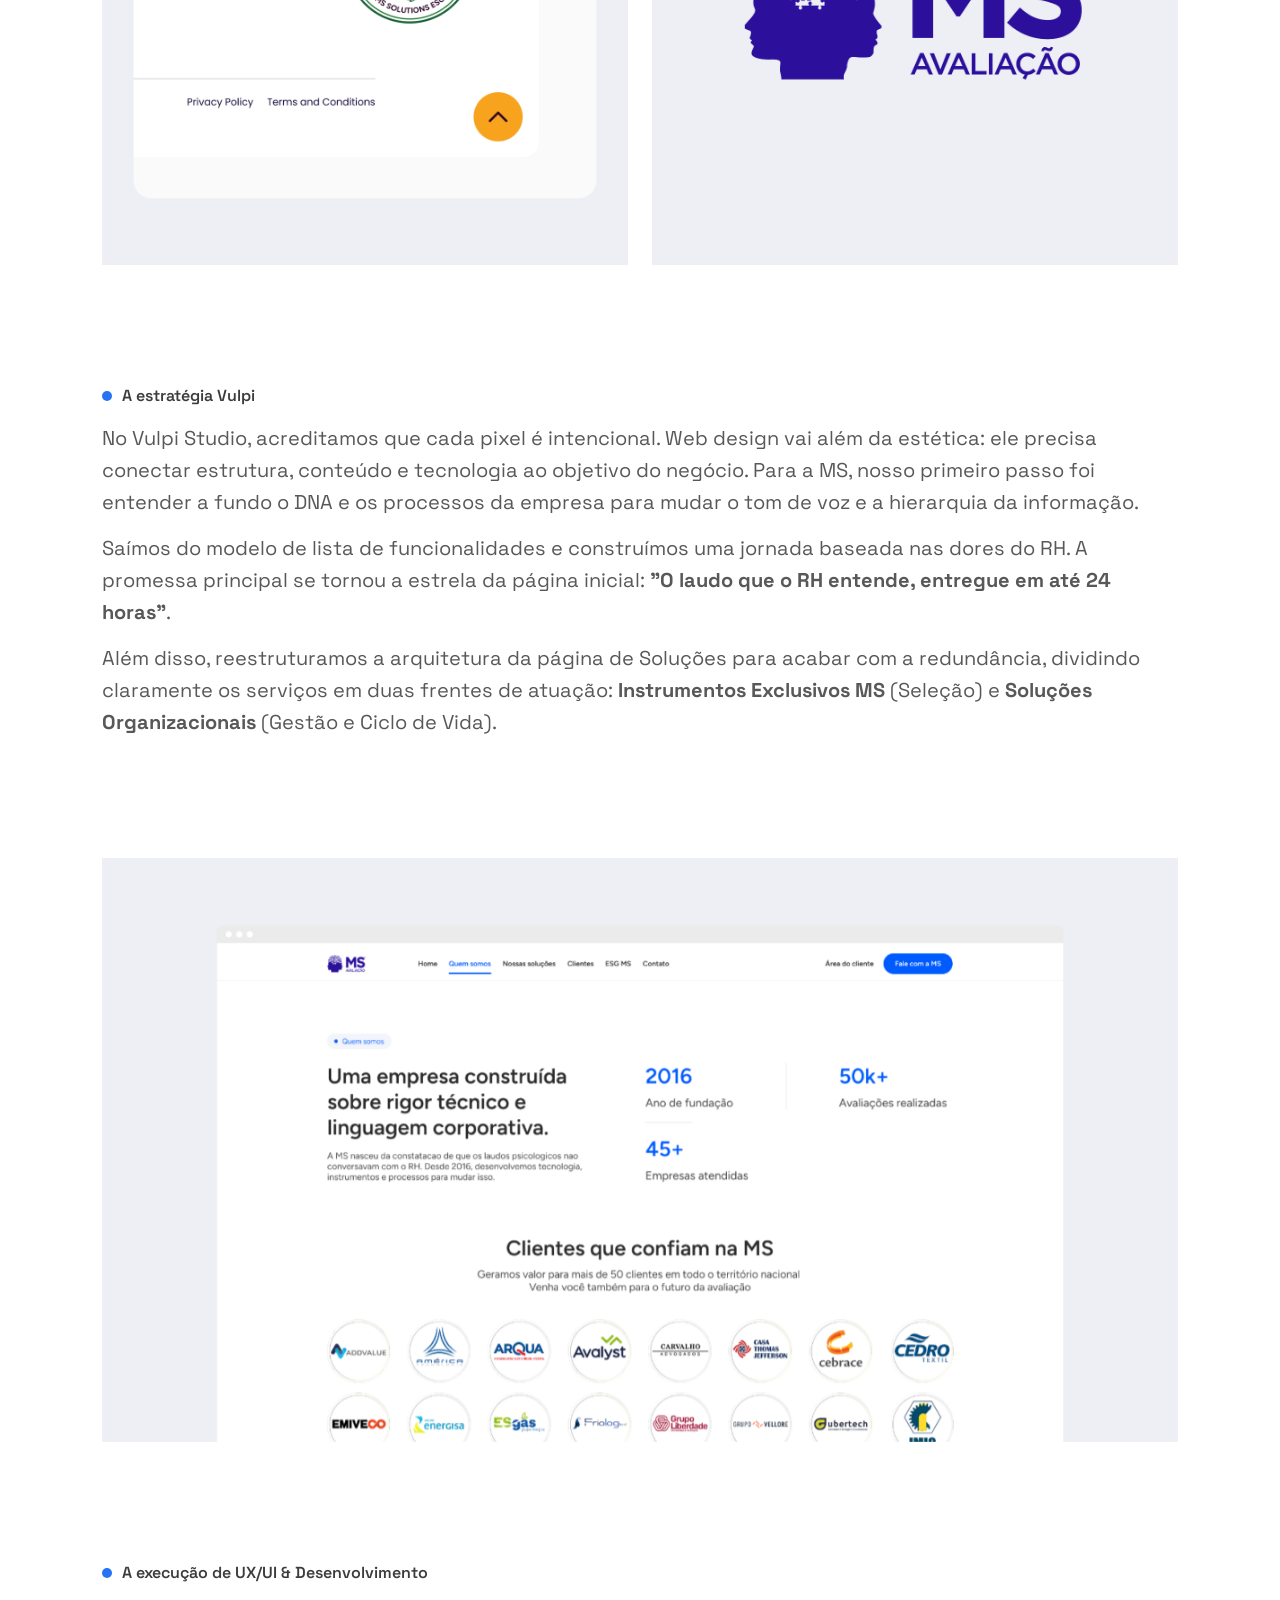
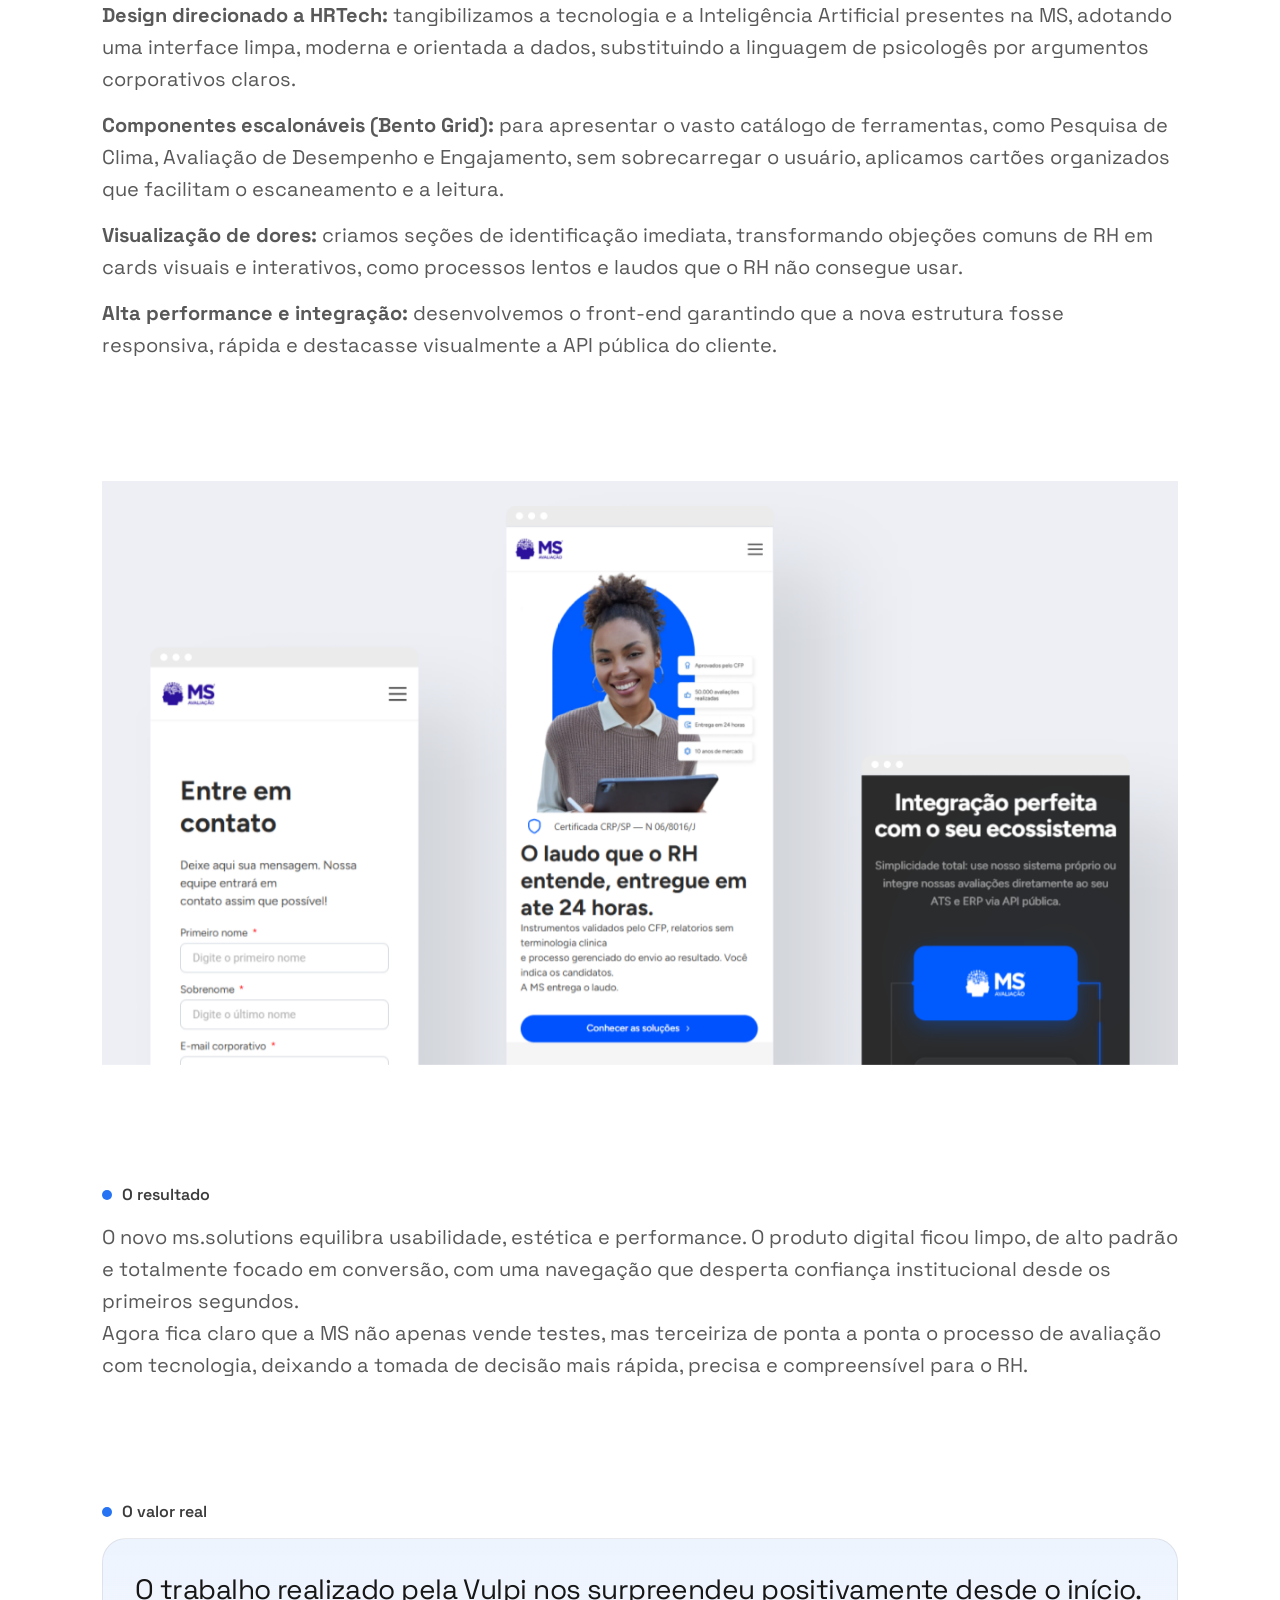
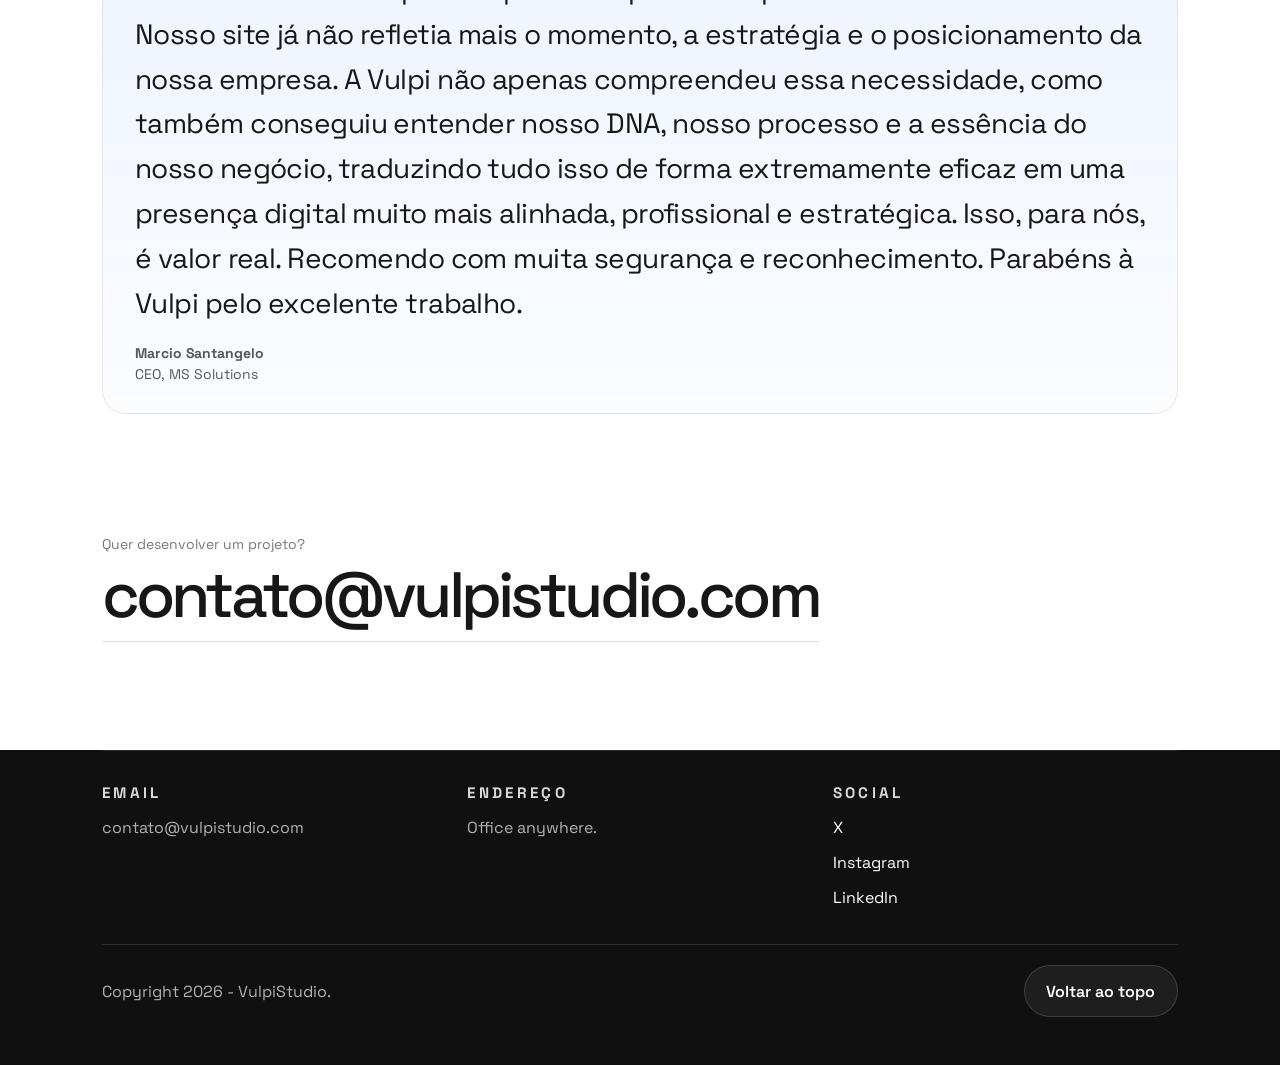
<file: work-details/ms-avaliacao.html>
<!DOCTYPE html>
<html lang="pt-BR">
<head>
  <meta charset="UTF-8" />
  <meta name="viewport" content="width=device-width, initial-scale=1.0" />
  <meta
    name="description"
    content="MS Solutions é um case de site institucional para uma HRTech brasileira dedicada à avaliação psicológica online, com foco em clareza, conversão e leitura rápida para o RH."
  />
  <meta name="author" content="Vulpi Studio" />
  <meta
    name="robots"
    content="index,follow,max-image-preview:large,max-snippet:-1,max-video-preview:-1"
  />
  <meta name="theme-color" content="#ffffff" />
  <link rel="canonical" href="./ms-avaliacao.html" />
  <link rel="icon" type="image/png" href="../images/logo.png" />
  <link rel="apple-touch-icon" href="../images/logo.png" />
  <meta property="og:site_name" content="Vulpi Studio" />
  <meta property="og:type" content="article" />
  <meta property="og:locale" content="pt_BR" />
  <meta
    property="og:title"
    content="MS Solutions | HRTech de avaliação psicológica com foco em conversão | Vulpi Studio"
  />
  <meta
    property="og:description"
    content="MS Solutions é um case de site institucional para uma HRTech brasileira dedicada à avaliação psicológica online, com foco em clareza, conversão e leitura rápida para o RH."
  />
  <meta property="og:url" content="./ms-avaliacao.html" />
  <meta property="og:image" content="./ms-avaliacao-images/capa.png" />
  <meta
    property="og:image:alt"
    content="Capa do case MS Solutions."
  />
  <meta name="twitter:card" content="summary_large_image" />
  <meta
    name="twitter:title"
    content="MS Solutions | HRTech de avaliação psicológica com foco em conversão | Vulpi Studio"
  />
  <meta
    name="twitter:description"
    content="MS Solutions é um case de site institucional para uma HRTech brasileira dedicada à avaliação psicológica online, com foco em clareza, conversão e leitura rápida para o RH."
  />
  <meta name="twitter:image" content="./ms-avaliacao-images/capa.png" />
  <meta
    name="twitter:image:alt"
    content="Capa do case MS Solutions."
  />
  <title>MS Solutions | HRTech de avaliação psicológica com foco em conversão | Vulpi Studio</title>
  <script>
    document.documentElement.classList.add("js");
  </script>
  <link rel="preconnect" href="https://fonts.googleapis.com" />
  <link rel="preconnect" href="https://fonts.gstatic.com" crossorigin />
  <link
    href="https://fonts.googleapis.com/css2?family=Space+Grotesk:wght@300;400;500;600;700&display=swap"
    rel="stylesheet"
  />
  <link rel="stylesheet" href="./case.css" />
</head>
<body class="case-ms-avaliacao" data-page="case" data-case-name="MS Solutions" data-case-heading="HRTech de avaliação psicológica com foco em conversão">
  <header class="navbar" data-reveal>
    <a class="brand" href="../index.html#home" aria-label="Início da Vulpi Studio">
      <img src="../images/logo.png" alt="Vulpi Studio" width="152" height="44" />
    </a>

    <nav class="nav-menu" aria-label="Navegação principal">
      <a href="../index.html#home">Início</a>
      <a href="../index.html#about">Sobre</a>
      <a href="../index.html#works">Cases</a>
      <a href="../index.html#contact">Contato</a>
    </nav>
  </header>

  <div class="detail-topbar" data-reveal>
    <nav class="detail-breadcrumb" aria-label="Caminho de navegação">
      <ol>
        <li><a href="../index.html#home">Início</a></li>
        <li><a href="../index.html#works">Cases</a></li>
        <li aria-current="page" data-case-breadcrumb>MS Solutions</li>
      </ol>
    </nav>
  </div>

  <main class="case-page" id="top">
    <article aria-labelledby="case-title">
      <section class="case-hero section-space">
        <div class="hero-copy-grid">
          <div class="hero-copy reveal">
            <span class="visually-hidden" aria-hidden="true" data-case-title>HRTech de avaliação psicológica com foco em conversão</span>
            <h1 id="case-title">MS Solutions</h1>
            <div class="hero-description">
              <p>
                A MS Solutions é pioneira no mercado, atuando desde 2016 como uma HRTech brasileira dedicada à avaliação psicológica online para o RH corporativo.
              </p>
              <p>
                Nosso trabalho foi traduzir uma operação robusta, com algoritmos patenteados, IA e integrações com grandes players como Gupy e SAP, em uma presença digital que falasse a língua de quem precisa decidir rápido.
              </p>
            </div>
          </div>
        </div>
      </section>

      <div class="reveal case-first-image">
        <img
          src="./ms-avaliacao-images/case01.png"
          alt="Primeira imagem do case MS Solutions."
          loading="lazy"
          decoding="async"
          class="media-load"
        />
      </div>

      <dl class="case-info-row reveal" aria-label="Informações do projeto">
        <div class="case-info-item">
          <dt>Cliente</dt>
          <dd>MS Solutions</dd>
        </div>

        <div class="case-info-item">
          <dt>Ano</dt>
          <dd>2026</dd>
        </div>

        <div class="case-info-item">
          <dt>Tipo</dt>
          <dd>Site institucional</dd>
        </div>

        <div class="case-info-item">
          <dt>Role</dt>
          <dd>UX/UI Design / Desenvolvimento Web</dd>
        </div>
      </dl>

      <section class="case-challenge reveal" aria-labelledby="contexto-title">
        <h2 id="contexto-title" class="section-label">O contexto</h2>
        <div class="case-challenge-copy">
          <p>
            Apesar da tecnologia robusta e das integrações com grandes players como Gupy e SAP, a comunicação digital da empresa já não refletia o seu momento e a sua estratégia. O site estava ancorado em uma linguagem clínica e técnica, focada demais nas características dos testes em vez da dor do cliente.
          </p>
        </div>
      </section>

      <section class="case-image-section reveal" aria-label="Galeria de imagens do projeto">
        <figure class="case-image-main">
          <img
            src="./ms-avaliacao-images/case02.png"
            alt="Tela principal da seção de imagens do case MS Solutions."
            loading="lazy"
            decoding="async"
            class="media-load"
          />
        </figure>

        <div class="case-image-grid">
          <figure class="case-image-card">
            <img
              src="./ms-avaliacao-images/case03.png"
              alt="Detalhe complementar da seção de imagens do case MS Solutions."
              loading="lazy"
              decoding="async"
              class="media-load"
            />
          </figure>

          <figure class="case-image-card">
            <img
              src="./ms-avaliacao-images/case04.png"
              alt="Outra variação da seção de imagens do case MS Solutions."
              loading="lazy"
              decoding="async"
              class="media-load"
            />
          </figure>
        </div>
      </section>

      <section class="case-challenge reveal" aria-labelledby="desafio-title">
        <h2 id="desafio-title" class="section-label">O desafio</h2>
        <div class="case-challenge-copy">
          <p>
            Reposicionar a MS Solutions no ambiente digital, transformando uma interface com aspecto de clínica tradicional em uma verdadeira plataforma HRTech focada em conversão. Precisávamos criar um site que conversasse diretamente com o gestor de RH e facilitasse a compreensão de um portfólio complexo de avaliações psicológicas.
          </p>

          <p>
            A experiência precisava simplificar temas como adequação à NR-1, perfis comportamentais e soluções de gestão do ciclo de vida, destacando o principal diferencial do negócio: agilidade e clareza na tomada de decisão.
          </p>
        </div>
      </section>

      <section class="case-image-pair reveal" aria-label="Galeria de apoio do projeto">
        <div class="case-image-grid">
          <figure class="case-image-card">
            <img
              src="./ms-avaliacao-images/case05.png"
              alt="Interface desenvolvida para a MS Solutions."
              loading="lazy"
              decoding="async"
              class="media-load"
            />
          </figure>

          <figure class="case-image-card">
            <img
              src="./ms-avaliacao-images/case06.png"
              alt="Detalhe da experiência digital da MS Solutions."
              loading="lazy"
              decoding="async"
              class="media-load"
            />
          </figure>
        </div>
      </section>

      <section class="case-hypothesis reveal" aria-labelledby="estrategia-title">
        <h2 id="estrategia-title" class="section-label">A estratégia Vulpi</h2>
        <div class="case-hypothesis-copy">
          <p>
            No Vulpi Studio, acreditamos que cada pixel é intencional. Web design vai além da estética: ele precisa conectar estrutura, conteúdo e tecnologia ao objetivo do negócio. Para a MS, nosso primeiro passo foi entender a fundo o DNA e os processos da empresa para mudar o tom de voz e a hierarquia da informação.
          </p>

          <p>
            Saímos do modelo de lista de funcionalidades e construímos uma jornada baseada nas dores do RH. A promessa principal se tornou a estrela da página inicial: <strong>"O laudo que o RH entende, entregue em até 24 horas"</strong>.
          </p>

          <p>
            Além disso, reestruturamos a arquitetura da página de Soluções para acabar com a redundância, dividindo claramente os serviços em duas frentes de atuação: <strong>Instrumentos Exclusivos MS</strong> (Seleção) e <strong>Soluções Organizacionais</strong> (Gestão e Ciclo de Vida).
          </p>
        </div>
      </section>

      <section class="case-implementation-media reveal" aria-label="Imagem da execução">
        <figure class="case-implementation-image">
          <img
            src="./ms-avaliacao-images/case07.png"
            alt="Execução de UX/UI do novo site da MS Solutions."
            loading="lazy"
            decoding="async"
            class="media-load"
          />
        </figure>
      </section>

      <section class="case-implementation reveal" aria-labelledby="execucao-title">
        <h2 id="execucao-title" class="section-label">A execução de UX/UI &amp; Desenvolvimento</h2>
        <div class="case-implementation-copy">
          <p>
            <strong>Design direcionado a HRTech:</strong> tangibilizamos a tecnologia e a Inteligência Artificial presentes na MS, adotando uma interface limpa, moderna e orientada a dados, substituindo a linguagem de psicologês por argumentos corporativos claros.
          </p>

          <p>
            <strong>Componentes escalonáveis (Bento Grid):</strong> para apresentar o vasto catálogo de ferramentas, como Pesquisa de Clima, Avaliação de Desempenho e Engajamento, sem sobrecarregar o usuário, aplicamos cartões organizados que facilitam o escaneamento e a leitura.
          </p>

          <p>
            <strong>Visualização de dores:</strong> criamos seções de identificação imediata, transformando objeções comuns de RH em cards visuais e interativos, como processos lentos e laudos que o RH não consegue usar.
          </p>

          <p>
            <strong>Alta performance e integração:</strong> desenvolvemos o front-end garantindo que a nova estrutura fosse responsiva, rápida e destacasse visualmente a API pública do cliente.
          </p>
        </div>
      </section>

      <section class="case-results-media reveal" aria-label="Imagem dos resultados">
        <figure class="case-results-image">
          <img
            src="./ms-avaliacao-images/case08.png"
            alt="Resultado final do novo site da MS Solutions."
            loading="lazy"
            decoding="async"
            class="media-load"
          />
        </figure>
      </section>

      <section class="case-results reveal" aria-labelledby="resultado-title">
        <h2 id="resultado-title" class="section-label">O resultado</h2>
        <div class="case-results-copy">
          <p>
            O novo ms.solutions equilibra usabilidade, estética e performance. O produto digital ficou limpo, de alto padrão e totalmente focado em conversão, com uma navegação que desperta confiança institucional desde os primeiros segundos.
          </p>

          <p>
            Agora fica claro que a MS não apenas vende testes, mas terceiriza de ponta a ponta o processo de avaliação com tecnologia, deixando a tomada de decisão mais rápida, precisa e compreensível para o RH.
          </p>
        </div>
      </section>

      <section class="case-testimonial reveal" aria-labelledby="valor-real-title">
        <h2 id="valor-real-title" class="section-label">O valor real</h2>
        <div class="case-testimonial-card">
          <blockquote>
            O trabalho realizado pela Vulpi nos surpreendeu positivamente desde o início. Nosso site já não refletia mais o momento, a estratégia e o posicionamento da nossa empresa. A Vulpi não apenas compreendeu essa necessidade, como também conseguiu entender nosso DNA, nosso processo e a essência do nosso negócio, traduzindo tudo isso de forma extremamente eficaz em uma presença digital muito mais alinhada, profissional e estratégica. Isso, para nós, é valor real. Recomendo com muita segurança e reconhecimento. Parabéns à Vulpi pelo excelente trabalho.
          </blockquote>
          <cite>
            <strong>Marcio Santangelo</strong><br />
            CEO, MS Solutions
          </cite>
        </div>
      </section>

      <section class="case-cta section-space">
        <div class="cta-content reveal">
          <span class="cta-label">Quer desenvolver um projeto?</span>
          <a href="../index.html#contact" class="cta-mail">
            <span class="cta-mail__label">contato@vulpistudio.com</span>
            <span class="cta-dots" aria-hidden="true">
              <span></span>
              <span></span>
              <span></span>
              <span></span>
              <span></span>
            </span>
          </a>
        </div>
      </section>
    </article>
  </main>

  <footer class="footer reveal">
    <div class="footer-inner">
      <div class="footer-grid">
        <div class="footer-column">
          <h3>Email</h3>
          <a href="mailto:contato@vulpistudio.com">contato@vulpistudio.com</a>
        </div>

        <div class="footer-column">
          <h3>Endereço</h3>
          <p>Office anywhere.</p>
        </div>

        <div class="footer-column">
          <h3>Social</h3>
          <div class="social-row social-row--footer">
            <a href="https://x.com/vulpistudio" target="_blank" rel="noopener noreferrer">X</a>
            <a href="https://www.instagram.com/vulpistudio/" target="_blank" rel="noopener noreferrer">Instagram</a>
            <a href="https://www.linkedin.com/company/vulpi-studio-design" target="_blank" rel="noopener noreferrer">LinkedIn</a>
          </div>
        </div>
      </div>

      <div class="footer-bottom">
        <p>Copyright 2026 - VulpiStudio.</p>
        <a class="btn btn--ghost" href="#top">Voltar ao topo</a>
      </div>
    </div>
  </footer>

  <script src="./site.js"></script>
</body>
</html>
</file>
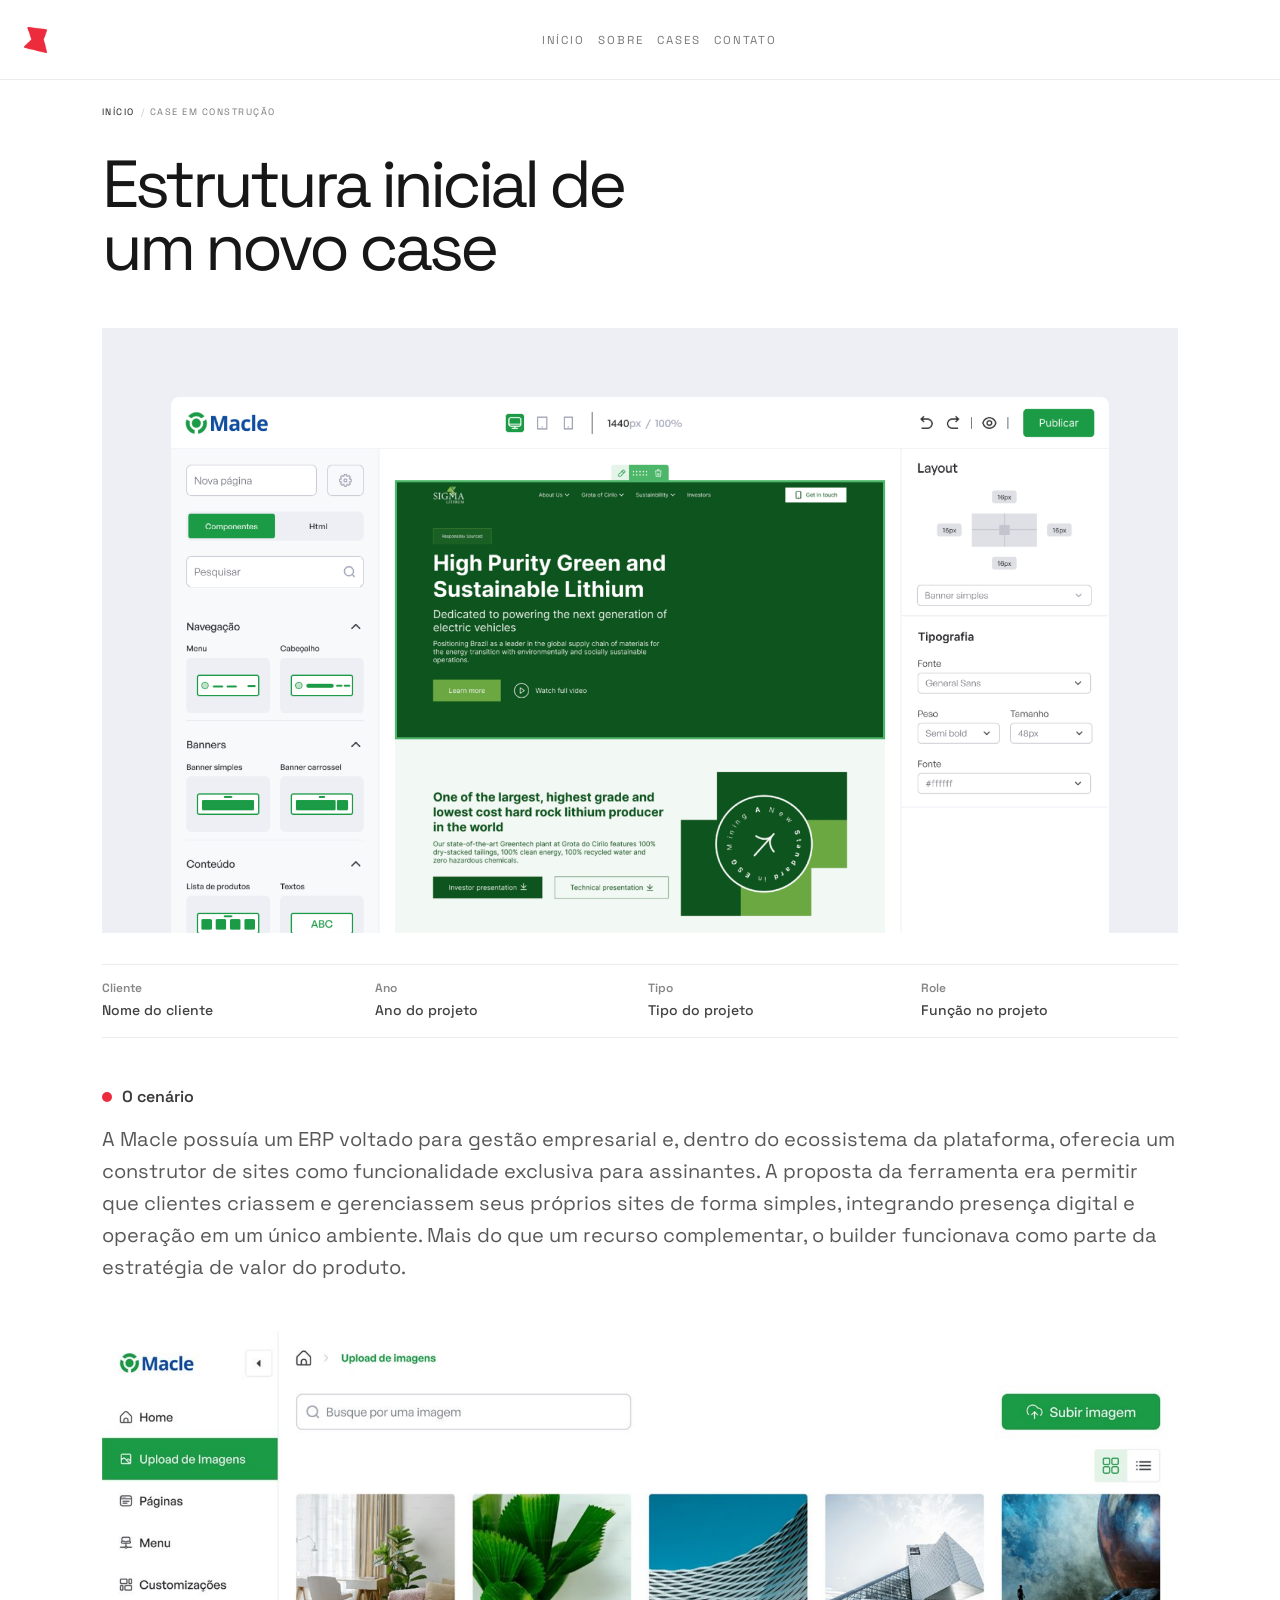
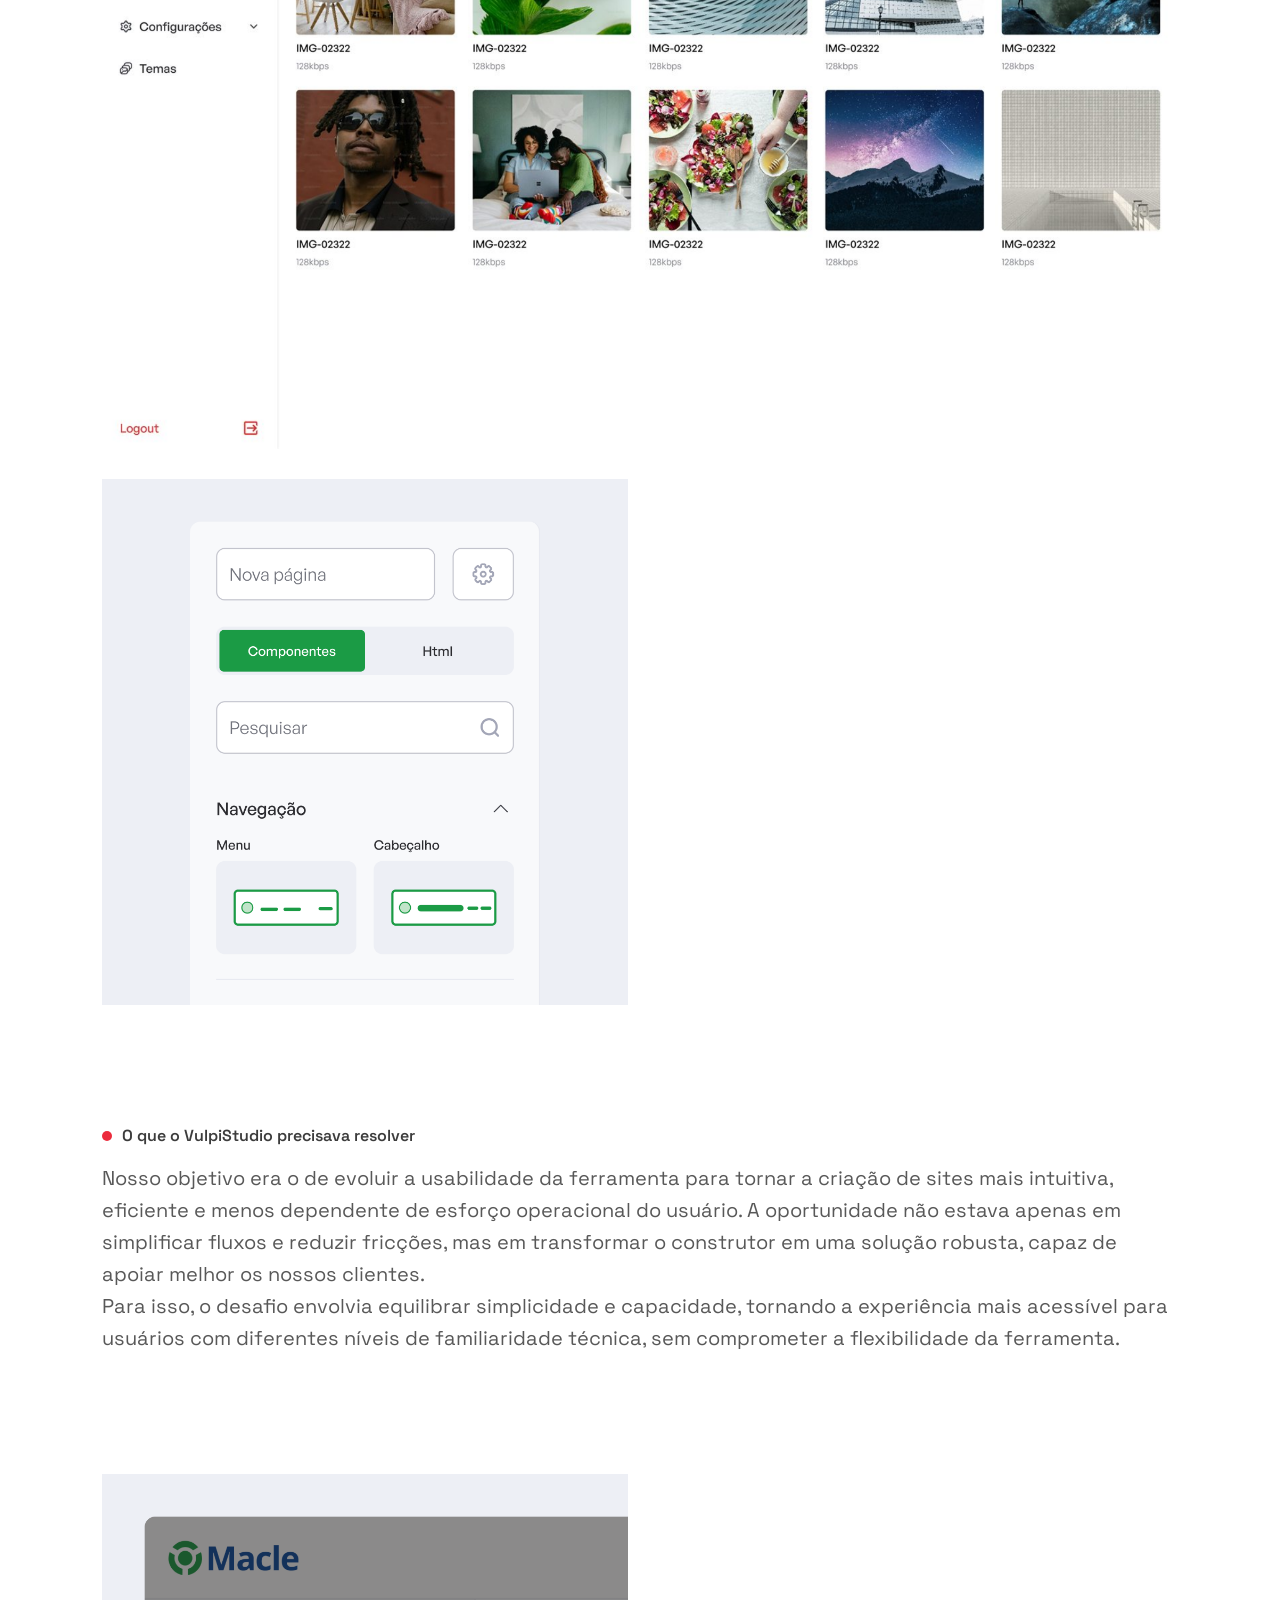
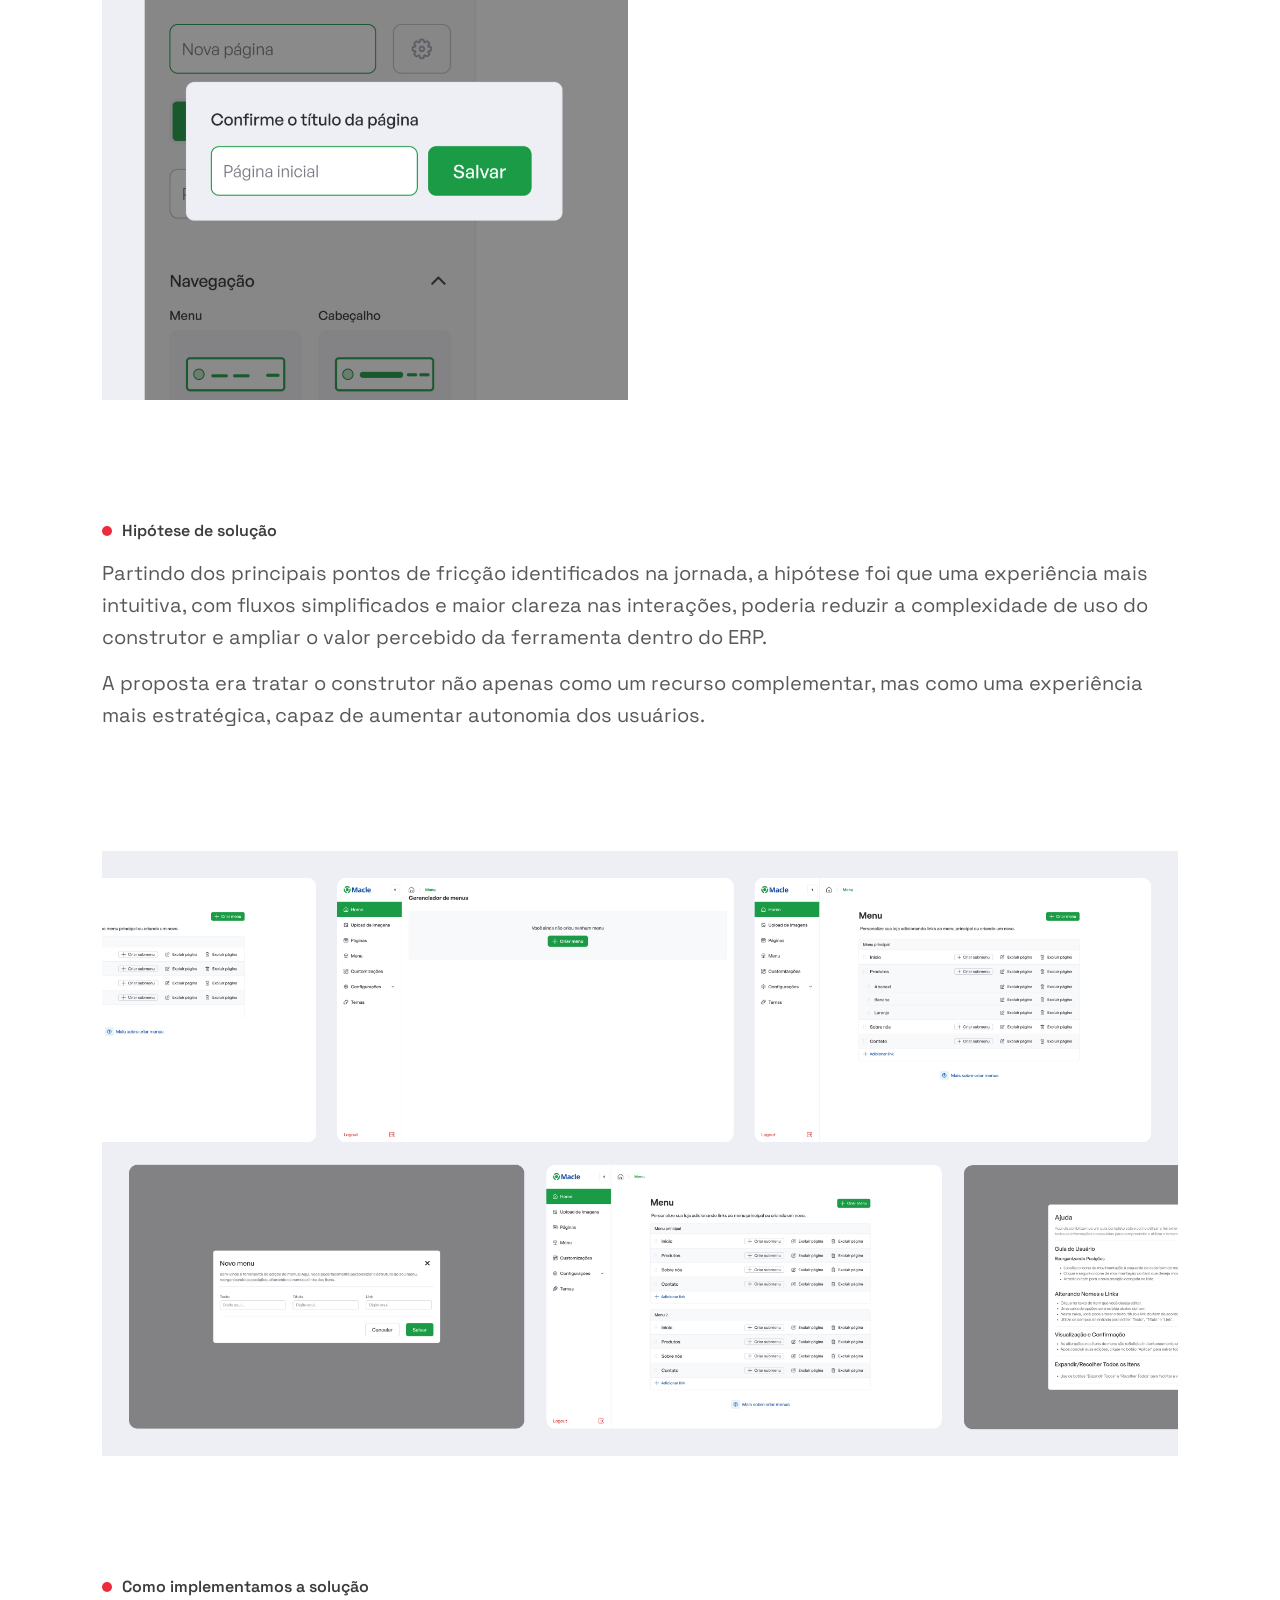
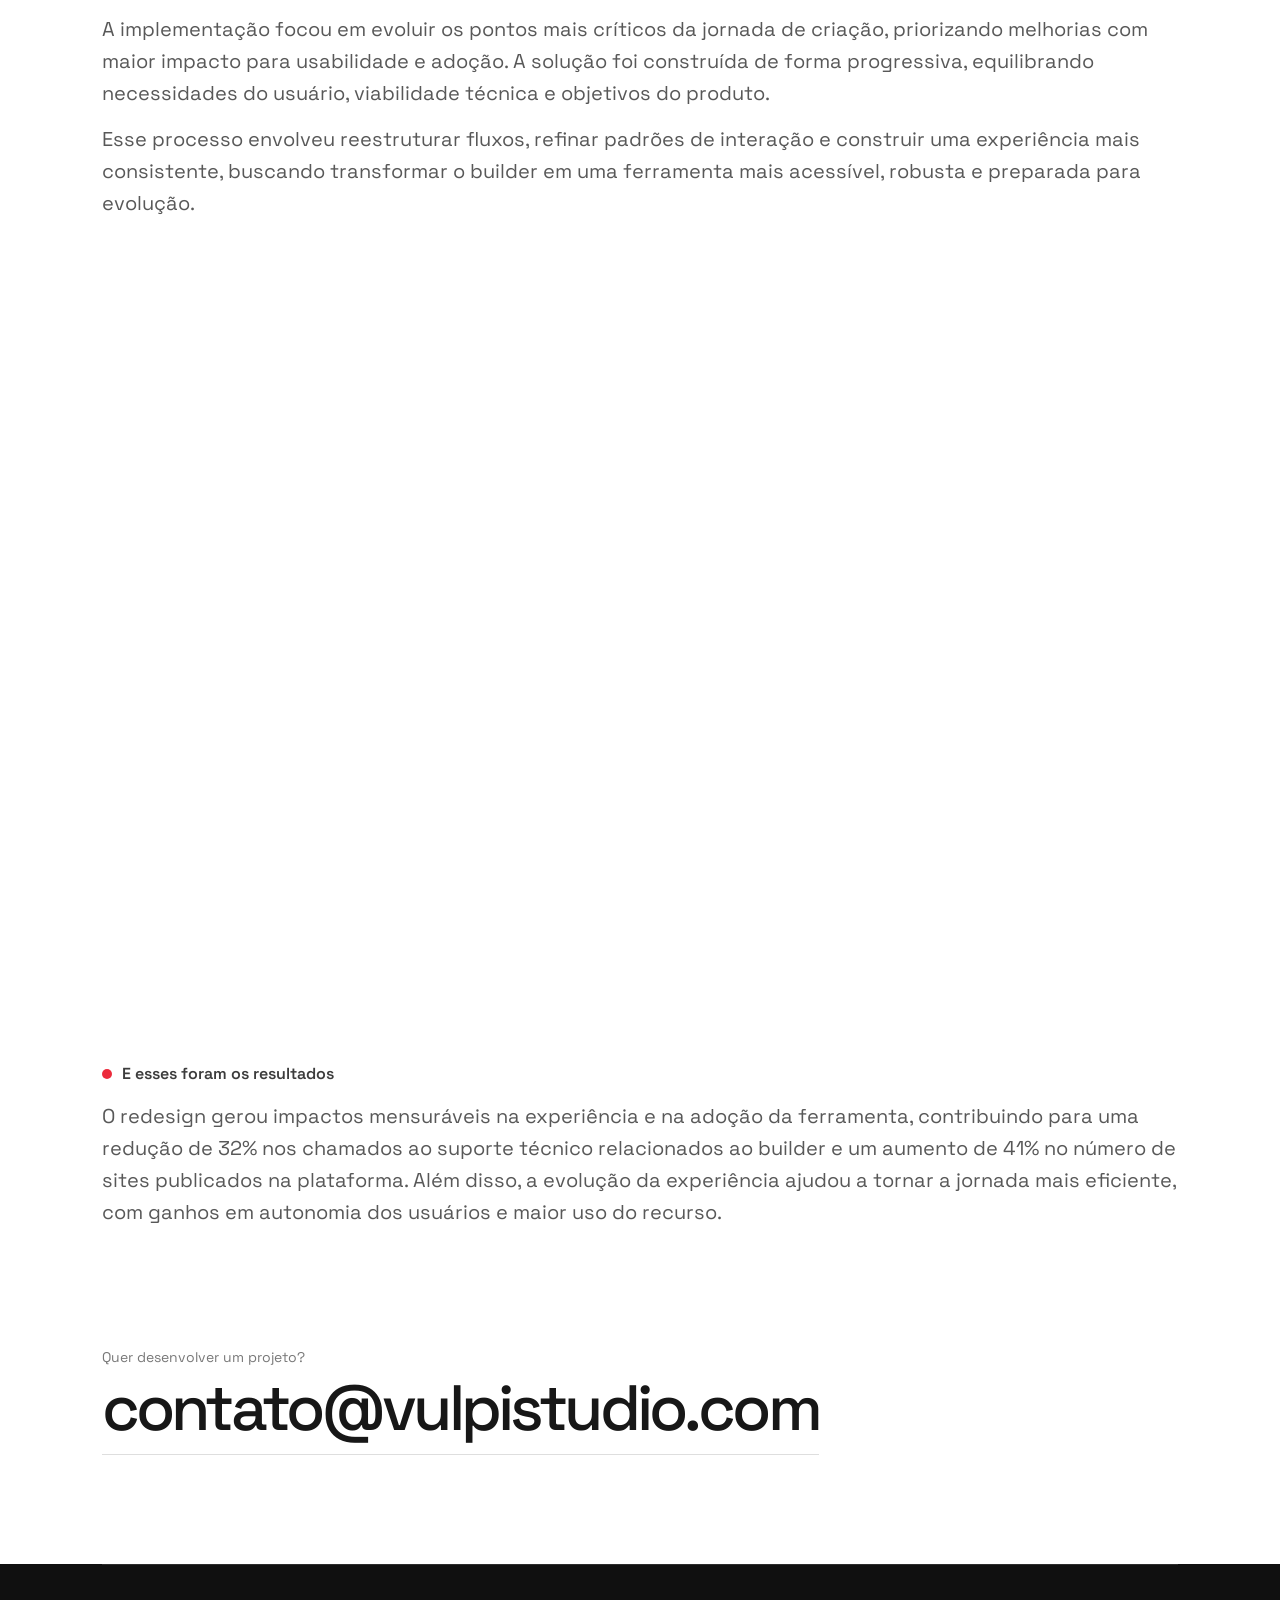
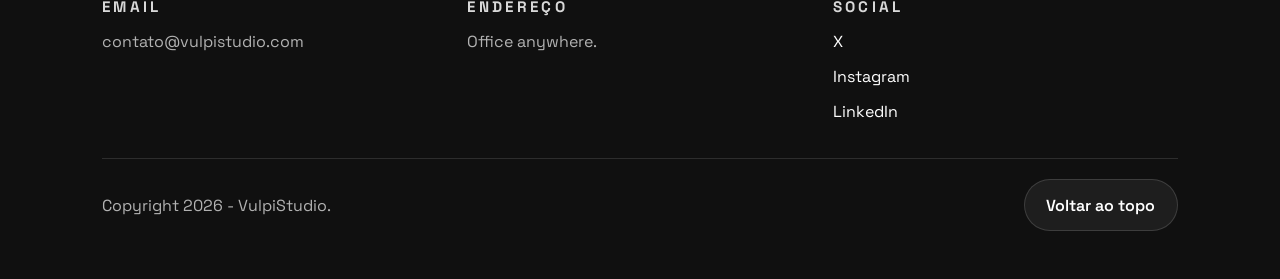
<file: work-details/novo-case.html>
<!DOCTYPE html>
<html lang="pt-BR">
<head>
  <meta charset="UTF-8" />
  <meta name="viewport" content="width=device-width, initial-scale=1.0" />
  <title>Case em construção | Vulpi Studio</title>
  <script>
    document.documentElement.classList.add("js");
  </script>
  <link rel="preconnect" href="https://fonts.googleapis.com" />
  <link rel="preconnect" href="https://fonts.gstatic.com" crossorigin />
  <link
    href="https://fonts.googleapis.com/css2?family=Space+Grotesk:wght@300;400;500;600;700&display=swap"
    rel="stylesheet"
  />
  <link rel="stylesheet" href="./case.css" />
</head>
<body data-case-template="true">
  <header class="navbar" data-reveal>
    <a class="brand" href="../index.html#home" aria-label="Início da Vulpi Studio">
      <img src="../images/logo.png" alt="Vulpi Studio" width="152" height="44" />
    </a>

    <nav class="nav-menu" aria-label="Navegação principal">
      <a href="../index.html#home">Início</a>
      <a href="../index.html#about">Sobre</a>
      <a href="../index.html#works">Cases</a>
      <a href="../index.html#contact">Contato</a>
    </nav>
  </header>

  <div class="detail-topbar" data-reveal>
    <nav class="detail-breadcrumb" aria-label="Caminho de navegação">
      <ol>
        <li><a href="../index.html#home">Início</a></li>
        <li aria-current="page" data-case-name>Case em construção</li>
      </ol>
    </nav>
  </div>

  <main class="case-page" id="top">
    <article aria-labelledby="case-title">
      <section class="case-hero section-space">
        <div class="hero-copy-grid">
          <div class="hero-copy reveal">
            <h1 id="case-title" data-case-name>Estrutura inicial de um novo case</h1>
          </div>
        </div>
      </section>

      <div class="reveal case-first-image">
        <img
          src="./website-builder-images/01.jpg"
          alt="Imagem de apoio da estrutura inicial do novo case."
          loading="lazy"
          decoding="async"
          class="media-load"
        />
      </div>

      <dl class="case-info-row reveal" aria-label="Informações do projeto">
        <div class="case-info-item">
          <dt>Cliente</dt>
          <dd>Nome do cliente</dd>
        </div>

        <div class="case-info-item">
          <dt>Ano</dt>
          <dd>Ano do projeto</dd>
        </div>

        <div class="case-info-item">
          <dt>Tipo</dt>
          <dd>Tipo do projeto</dd>
        </div>

        <div class="case-info-item">
          <dt>Role</dt>
          <dd>Função no projeto</dd>
        </div>
      </dl>

      <section class="case-challenge reveal" aria-labelledby="challenge-title">
        <h2 id="challenge-title" class="section-label">O cenário</h2>
        <div class="case-challenge-copy">
          <p>
            A Macle possuía um ERP voltado para gestão empresarial e, dentro do ecossistema da plataforma, oferecia um construtor de sites como funcionalidade exclusiva para assinantes. A proposta da ferramenta era permitir que clientes criassem e gerenciassem seus próprios sites de forma simples, integrando presença digital e operação em um único ambiente. Mais do que um recurso complementar, o builder funcionava como parte da estratégia de valor do produto.
          </p>
        </div>
      </section>

      <section class="case-image-section reveal" aria-label="Galeria de imagens do projeto">
        <figure class="case-image-main">
          <img
            src="./website-builder-images/02.jpg"
            alt="Imagem principal da seção de imagens do novo case."
            loading="lazy"
            decoding="async"
            class="media-load"
          />
        </figure>

        <div class="case-image-grid">
          <figure class="case-image-card">
            <img
              src="./website-builder-images/03.png"
              alt="Imagem complementar um da seção de imagens do novo case."
              loading="lazy"
              decoding="async"
              class="media-load"
            />
          </figure>

          <figure class="case-image-card">
            <img
              src="./website-builder-images/04.png"
              alt="Imagem complementar dois da seção de imagens do novo case."
              loading="lazy"
              decoding="async"
              class="media-load"
            />
          </figure>
        </div>
      </section>

      <section class="case-challenge reveal" aria-labelledby="challenge-title-2">
        <h2 id="challenge-title-2" class="section-label">O que o VulpiStudio precisava resolver</h2>
        <div class="case-challenge-copy">
          <p>
            Nosso objetivo era o de evoluir a usabilidade da ferramenta para tornar a criação de sites mais intuitiva, eficiente e menos dependente de esforço operacional do usuário. A oportunidade não estava apenas em simplificar fluxos e reduzir fricções, mas em transformar o construtor em uma solução robusta, capaz de apoiar melhor os nossos clientes. <br>
            Para isso, o desafio envolvia equilibrar simplicidade e capacidade, tornando a experiência mais acessível para usuários com diferentes níveis de familiaridade técnica, sem comprometer a flexibilidade da ferramenta.
          </p>
        </div>
      </section>

      <section class="case-image-pair reveal" aria-label="Galeria final do projeto">
        <div class="case-image-grid">
          <figure class="case-image-card">
            <img
              src="./website-builder-images/5.png"
              alt="Imagem final um da galeria do novo case."
              loading="lazy"
              decoding="async"
              class="media-load"
            />
          </figure>

          <figure class="case-image-card">
            <img
              src="./website-builder-images/6.png"
              alt="Imagem final dois da galeria do novo case."
              loading="lazy"
              decoding="async"
              class="media-load"
            />
          </figure>
        </div>
      </section>

      <section class="case-hypothesis reveal" aria-labelledby="hypothesis-title">
        <h2 id="hypothesis-title" class="section-label">Hipótese de solução</h2>
        <div class="case-hypothesis-copy">
          <p>
            Partindo dos principais pontos de fricção identificados na jornada, a hipótese foi que uma experiência mais intuitiva, com fluxos simplificados e maior clareza nas interações, poderia reduzir a complexidade de uso do construtor e ampliar o valor percebido da ferramenta dentro do ERP.
          </p>

          <p>
            A proposta era tratar o construtor não apenas como um recurso complementar, mas como uma experiência mais estratégica, capaz de aumentar autonomia dos usuários.
          </p>
        </div>
      </section>

      <section class="case-implementation-media reveal" aria-label="Imagem da implementação">
        <figure class="case-implementation-image">
          <img
            src="./website-builder-images/7.png"
            alt="Imagem grande da implementação da solução."
            loading="lazy"
            decoding="async"
            class="media-load"
          />
        </figure>
      </section>

      <section class="case-implementation reveal" aria-labelledby="implementation-title">
        <h2 id="implementation-title" class="section-label">Como implementamos a solução</h2>
        <div class="case-implementation-copy">
          <p>
            A implementação focou em evoluir os pontos mais críticos da jornada de criação, priorizando melhorias com maior impacto para usabilidade e adoção. A solução foi construída de forma progressiva, equilibrando necessidades do usuário, viabilidade técnica e objetivos do produto.
          </p>

          <p>
            Esse processo envolveu reestruturar fluxos, refinar padrões de interação e construir uma experiência mais consistente, buscando transformar o builder em uma ferramenta mais acessível, robusta e preparada para evolução.
          </p>
        </div>
      </section>

      <section class="case-results-media reveal" aria-label="Imagem dos resultados">
        <figure class="case-results-image">
          <img
            src="./website-builder-images/8.png"
            alt="Imagem grande da seção de resultados."
            loading="lazy"
            decoding="async"
            class="media-load"
          />
        </figure>
      </section>

      <section class="case-results reveal" aria-labelledby="results-title">
        <h2 id="results-title" class="section-label">E esses foram os resultados</h2>
        <div class="case-results-copy">
          <p>
            O redesign gerou impactos mensuráveis na experiência e na adoção da ferramenta, contribuindo para uma redução de 32% nos chamados ao suporte técnico relacionados ao builder e um aumento de 41% no número de sites publicados na plataforma. Além disso, a evolução da experiência ajudou a tornar a jornada mais eficiente, com ganhos em autonomia dos usuários e maior uso do recurso.
          </p>
        </div>
      </section>
      <section class="case-cta section-space">
        <div class="cta-content reveal">
          <span class="cta-label">Quer desenvolver um projeto?</span>
          <a href="../index.html#contact" class="cta-mail">contato@vulpistudio.com</a>
        </div>
      </section>
    </article>
  </main>

  <footer class="footer reveal">
    <div class="footer-inner">
      <div class="footer-grid">
        <div class="footer-column">
          <h3>Email</h3>
          <a href="mailto:contato@vulpistudio.com">contato@vulpistudio.com</a>
        </div>

        <div class="footer-column">
          <h3>Endereço</h3>
          <p>Office anywhere.</p>
        </div>

        <div class="footer-column">
          <h3>Social</h3>
          <div class="social-row social-row--footer">
            <a href="https://x.com/vulpistudio" target="_blank" rel="noopener noreferrer">X</a>
            <a href="https://www.instagram.com/vulpistudio/" target="_blank" rel="noopener noreferrer">Instagram</a>
            <a href="https://www.linkedin.com/company/vulpi-studio-design" target="_blank" rel="noopener noreferrer">LinkedIn</a>
          </div>
        </div>
      </div>

      <div class="footer-bottom">
        <p>Copyright 2026 - VulpiStudio.</p>
        <a class="btn btn--ghost" href="#top">Voltar ao topo</a>
      </div>
    </div>
  </footer>

  <script src="./site.js"></script>
</body>
</html>
</file>
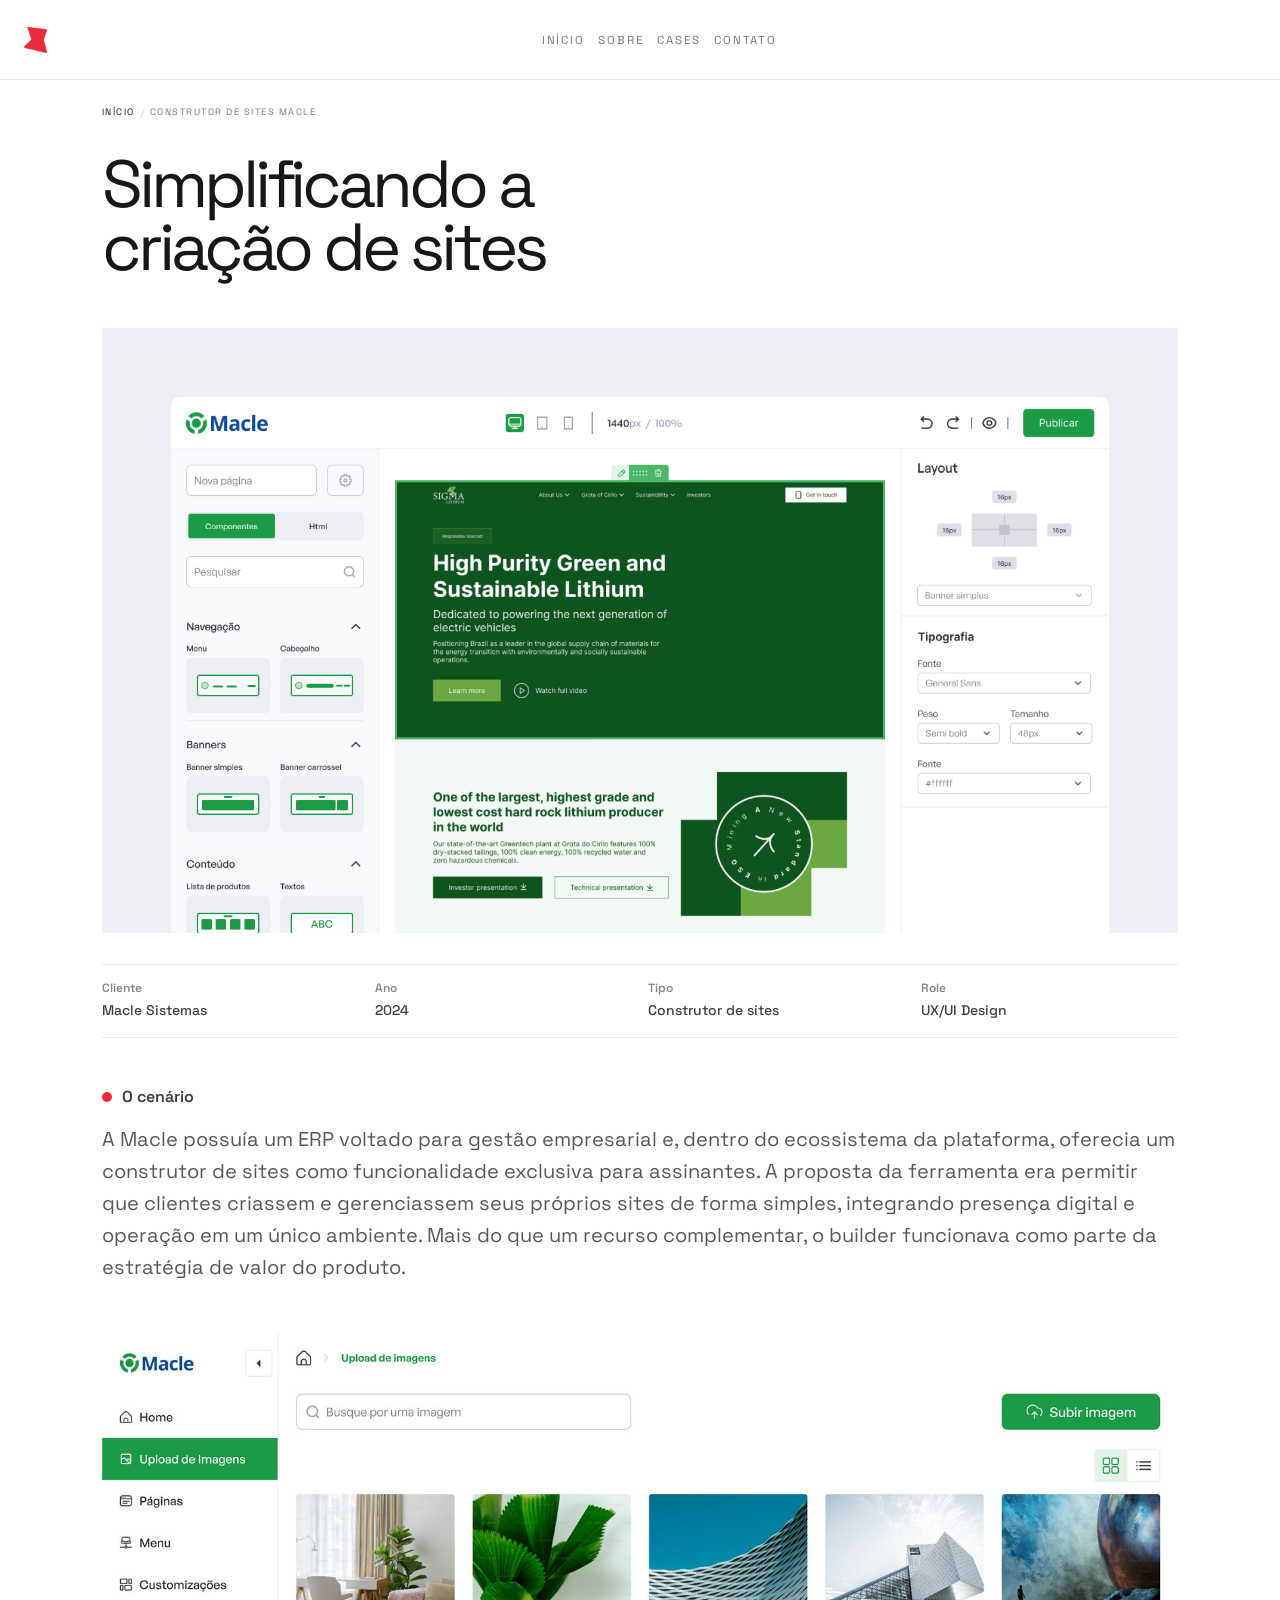
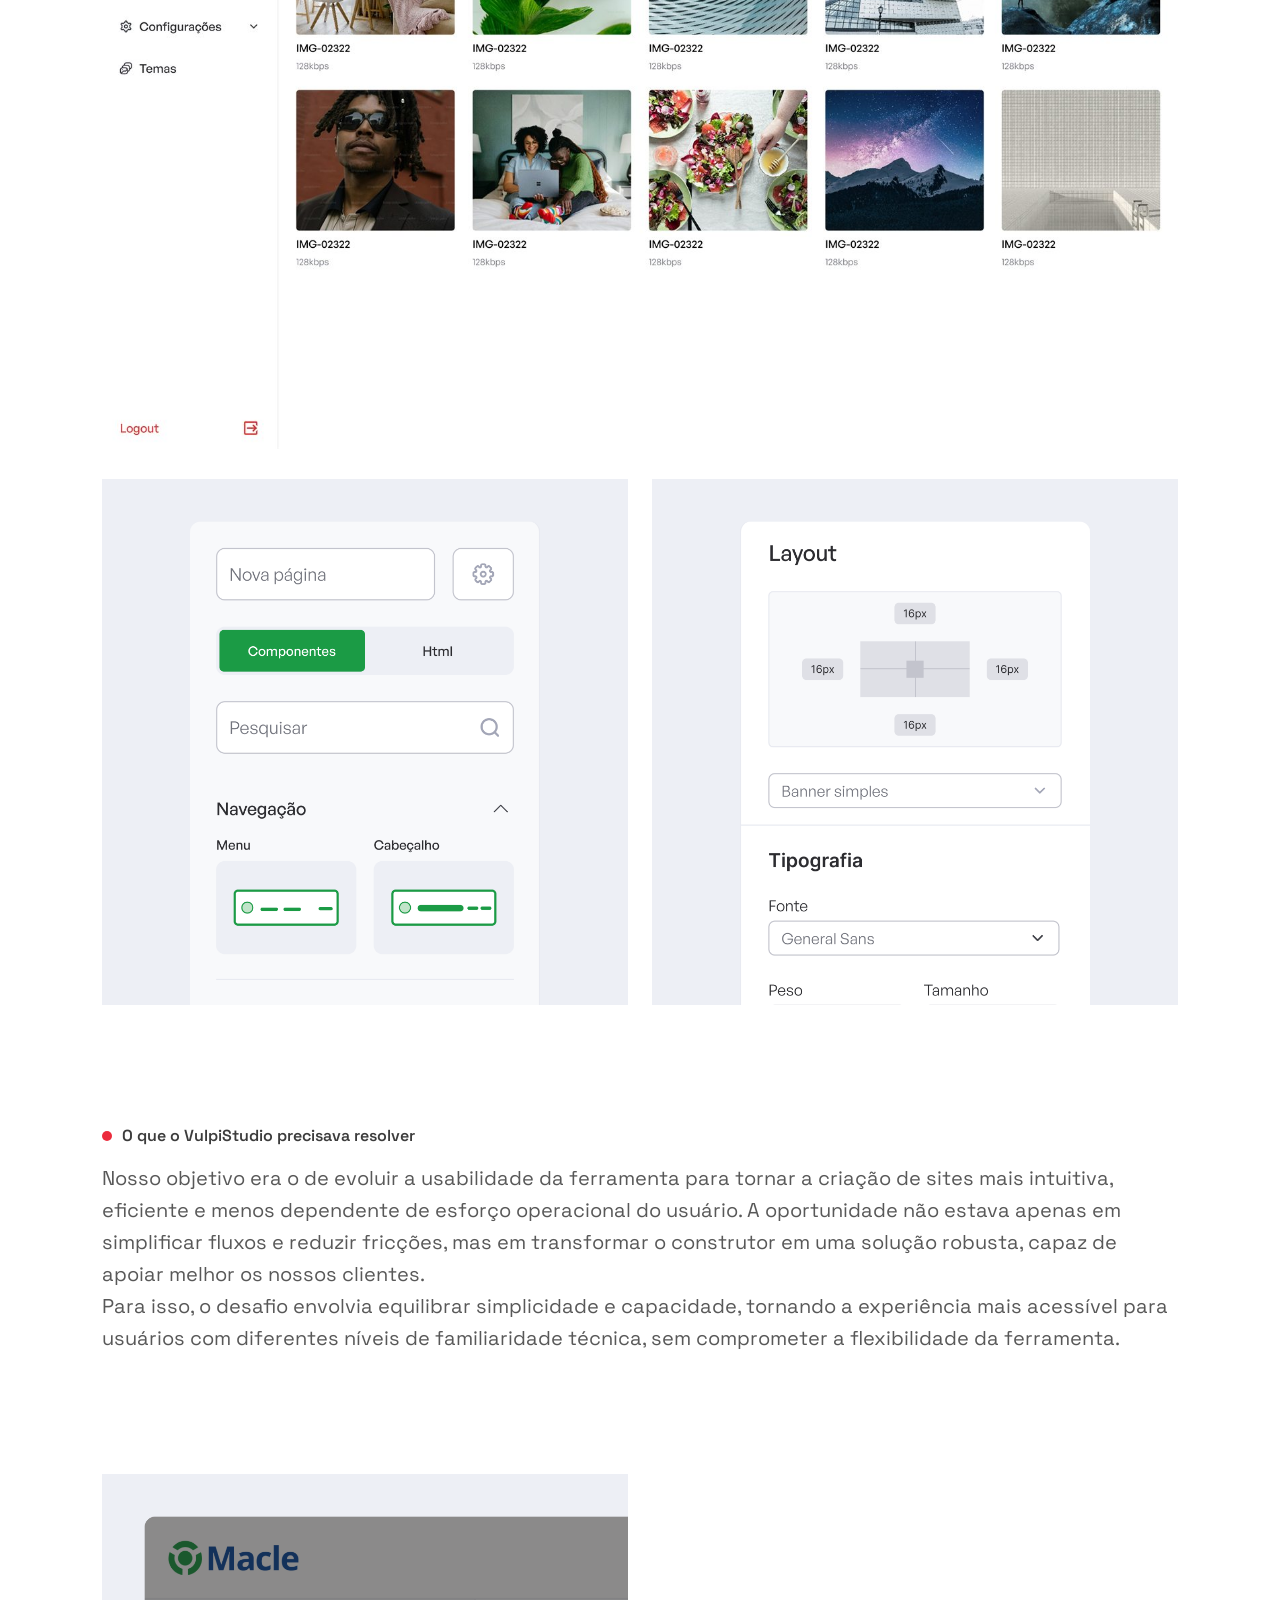
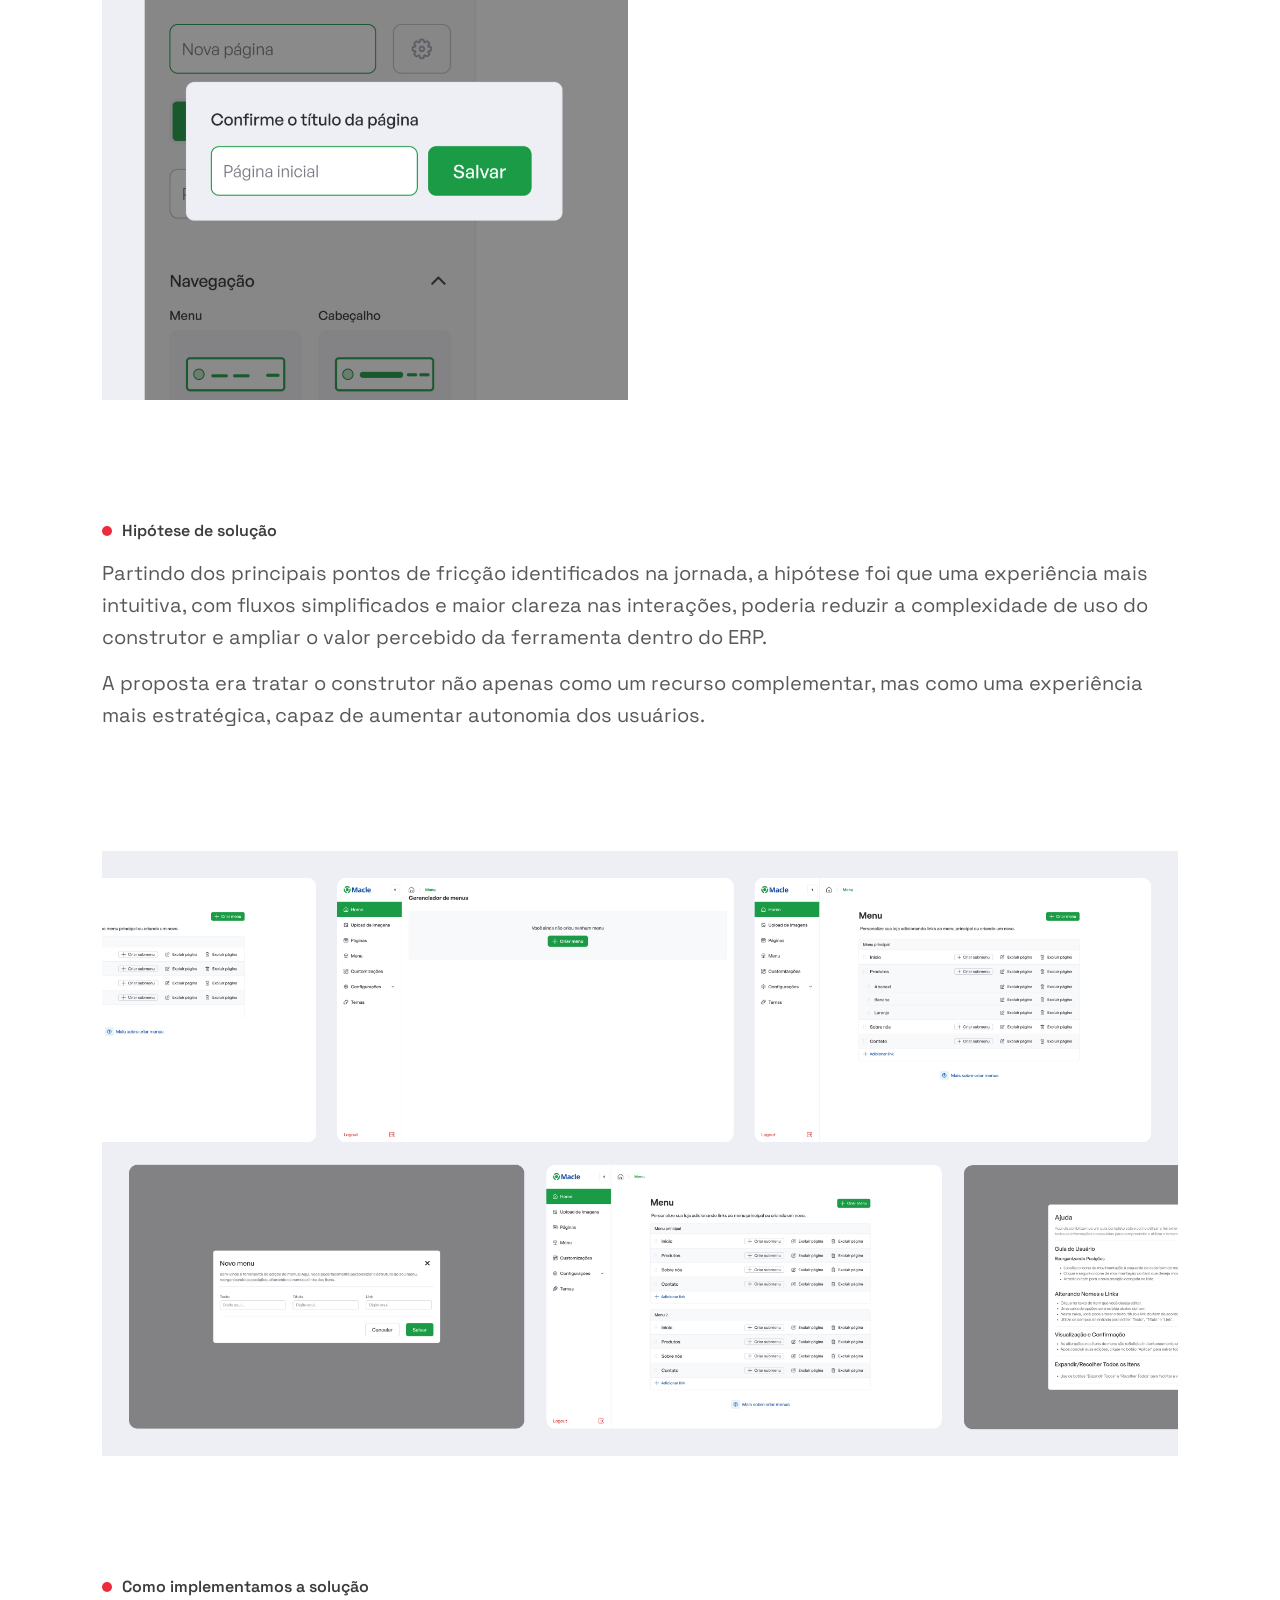
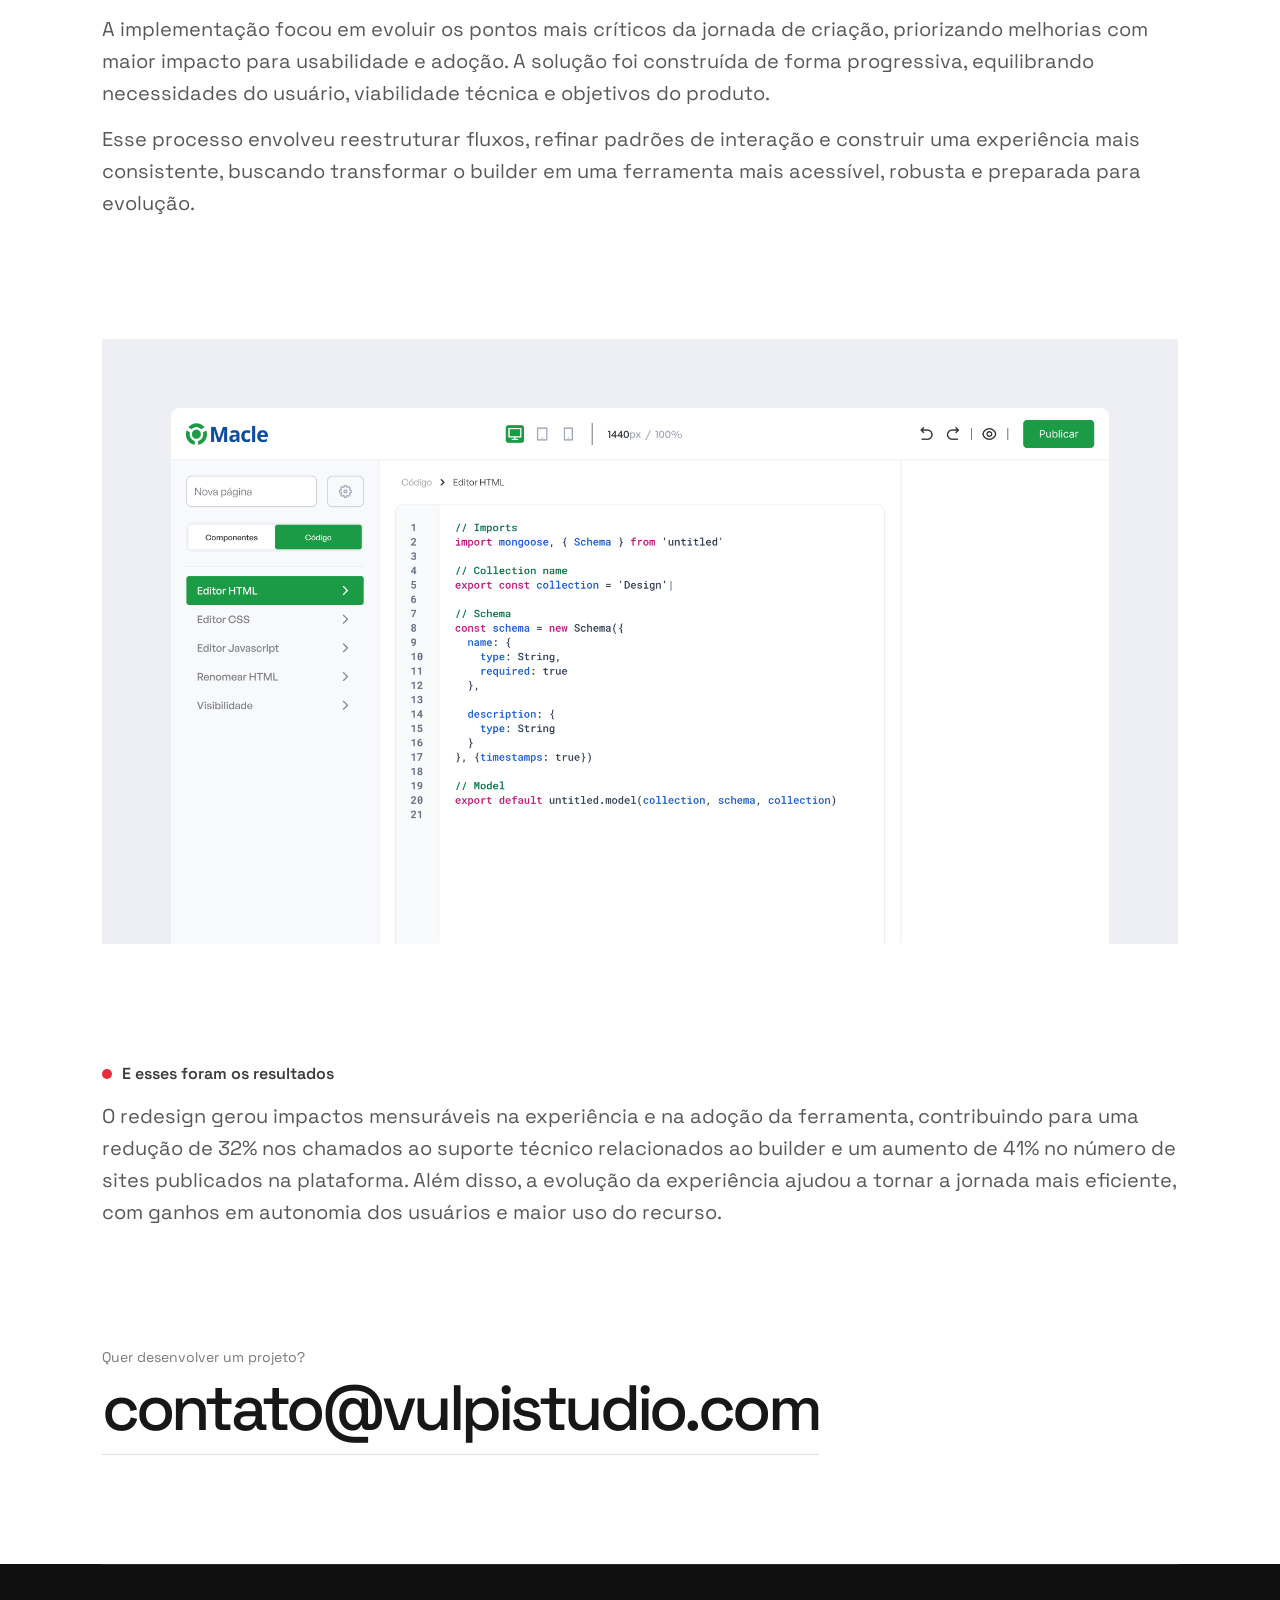
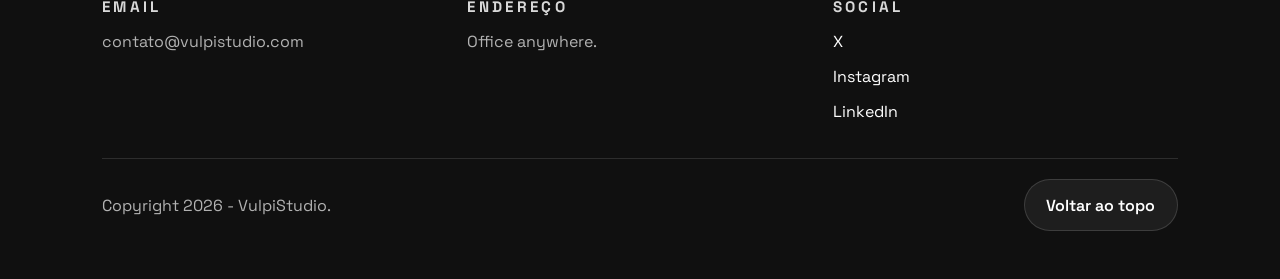
<file: work-details/website-builder-macle.html>
<!DOCTYPE html>
<html lang="pt-BR">
<head>
  <meta charset="UTF-8" />
  <meta name="viewport" content="width=device-width, initial-scale=1.0" />
  <meta
    name="description"
    content="Construtor de sites Macle é um case de construtor de sites com foco em montar páginas com rapidez, clareza visual e uma base modular pronta para escalar."
  />
  <meta name="author" content="Vulpi Studio" />
  <meta
    name="robots"
    content="index,follow,max-image-preview:large,max-snippet:-1,max-video-preview:-1"
  />
  <meta name="theme-color" content="#ffffff" />
  <link rel="canonical" href="./website-builder-macle.html" />
  <link rel="icon" type="image/png" href="../images/logo.png" />
  <link rel="apple-touch-icon" href="../images/logo.png" />
  <meta property="og:site_name" content="Vulpi Studio" />
  <meta property="og:type" content="article" />
  <meta property="og:locale" content="pt_BR" />
  <meta
    property="og:title"
    content="Construtor de sites Macle | Simplificando a criação de sites | Vulpi Studio"
  />
  <meta
    property="og:description"
    content="Construtor de sites Macle é um case de construtor de sites com foco em montar páginas com rapidez, clareza visual e uma base modular pronta para escalar."
  />
  <meta property="og:url" content="./website-builder-macle.html" />
  <meta property="og:image" content="./website-builder-images/capa.jpg" />
  <meta
    property="og:image:alt"
    content="Imagem conceitual do case Construtor de sites Macle com foco em construção de páginas."
  />
  <meta name="twitter:card" content="summary_large_image" />
  <meta
    name="twitter:title"
    content="Construtor de sites Macle | Simplificando a criação de sites | Vulpi Studio"
  />
  <meta
    name="twitter:description"
    content="Construtor de sites Macle é um case de construtor de sites com foco em montar páginas com rapidez, clareza visual e uma base modular pronta para escalar."
  />
  <meta name="twitter:image" content="./website-builder-images/capa.jpg" />
  <meta
    name="twitter:image:alt"
    content="Imagem conceitual do case Construtor de sites Macle com foco em construção de páginas."
  />
  <title>Construtor de sites Macle | Simplificando a criação de sites | Vulpi Studio</title>
  <script>
    document.documentElement.classList.add("js");
  </script>
  <link rel="preconnect" href="https://fonts.googleapis.com" />
  <link rel="preconnect" href="https://fonts.gstatic.com" crossorigin />
  <link
    href="https://fonts.googleapis.com/css2?family=Space+Grotesk:wght@300;400;500;600;700&display=swap"
    rel="stylesheet"
  />
  <link rel="stylesheet" href="./case.css" />
</head>
<body data-page="case" data-case-name="Construtor de sites Macle" data-case-heading="Simplificando a criação de sites">
  <header class="navbar" data-reveal>
    <a class="brand" href="../index.html#home" aria-label="Início da Vulpi Studio">
      <img src="../images/logo.png" alt="Vulpi Studio" width="152" height="44" />
    </a>

    <nav class="nav-menu" aria-label="Navegação principal">
      <a href="../index.html#home">Início</a>
      <a href="../index.html#about">Sobre</a>
      <a href="../index.html#works">Cases</a>
      <a href="../index.html#contact">Contato</a>
    </nav>
  </header>

  <div class="detail-topbar" data-reveal>
    <nav class="detail-breadcrumb" aria-label="Caminho de navegação">
      <ol>
        <li><a href="../index.html#home">Início</a></li>
        <li aria-current="page" data-case-breadcrumb>Construtor de sites Macle</li>
      </ol>
    </nav>
  </div>

  <main class="case-page" id="top">
    <article aria-labelledby="case-title">
      <section class="case-hero section-space">
        <div class="hero-copy-grid">
          <div class="hero-copy reveal">
            <h1 id="case-title" data-case-title>Simplificando a criação de sites</h1>
          </div>
        </div>
      </section>

      <div class="reveal case-first-image">
          <img
            src="./website-builder-images/01.jpg"
            alt="Imagem de apoio do Construtor de sites Macle."
            loading="lazy"
            decoding="async"
            class="media-load"
        />
      </div>

      <dl class="case-info-row reveal" aria-label="Informações do projeto">
        <div class="case-info-item">
          <dt>Cliente</dt>
          <dd>Macle Sistemas</dd>
        </div>

        <div class="case-info-item">
          <dt>Ano</dt>
          <dd>2024</dd>
        </div>

        <div class="case-info-item">
          <dt>Tipo</dt>
          <dd>Construtor de sites</dd>
        </div>

        <div class="case-info-item">
          <dt>Role</dt>
          <dd>UX/UI Design</dd>
        </div>
      </dl>

      <section class="case-challenge reveal" aria-labelledby="challenge-title">
        <h2 id="challenge-title" class="section-label">O cenário</h2>
        <div class="case-challenge-copy">
          <p>
            A Macle possuía um ERP voltado para gestão empresarial e, dentro do ecossistema da plataforma, oferecia um construtor de sites como funcionalidade exclusiva para assinantes. A proposta da ferramenta era permitir que clientes criassem e gerenciassem seus próprios sites de forma simples, integrando presença digital e operação em um único ambiente. Mais do que um recurso complementar, o builder funcionava como parte da estratégia de valor do produto.
          </p>
        </div>
      </section>

      <section class="case-image-section reveal" aria-label="Galeria de imagens do projeto">
        <figure class="case-image-main">
          <img
            src="./website-builder-images/02.jpg"
            alt="Imagem principal da seção de imagens do novo case."
            loading="lazy"
            decoding="async"
            class="media-load"
          />
        </figure>

        <div class="case-image-grid">
          <figure class="case-image-card">
            <img
              src="./website-builder-images/03.png"
              alt="Imagem complementar um da seção de imagens do novo case."
              loading="lazy"
              decoding="async"
              class="media-load"
            />
          </figure>

          <figure class="case-image-card">
            <img
              src="./website-builder-images/04.png"
              alt="Imagem complementar dois da seção de imagens do novo case."
              loading="lazy"
              decoding="async"
              class="media-load"
            />
          </figure>
        </div>
      </section>

      <section class="case-challenge reveal" aria-labelledby="challenge-title-2">
        <h2 id="challenge-title-2" class="section-label">O que o VulpiStudio precisava resolver</h2>
        <div class="case-challenge-copy">
          <p>
            Nosso objetivo era o de evoluir a usabilidade da ferramenta para tornar a criação de sites mais intuitiva, eficiente e menos dependente de esforço operacional do usuário. A oportunidade não estava apenas em simplificar fluxos e reduzir fricções, mas em transformar o construtor em uma solução robusta, capaz de apoiar melhor os nossos clientes. <br>
            Para isso, o desafio envolvia equilibrar simplicidade e capacidade, tornando a experiência mais acessível para usuários com diferentes níveis de familiaridade técnica, sem comprometer a flexibilidade da ferramenta.
          </p>
        </div>
      </section>

      <section class="case-image-pair reveal" aria-label="Galeria final do projeto">
        <div class="case-image-grid">
          <figure class="case-image-card">
            <img
              src="./website-builder-images/5.png"
              alt="Imagem final um da galeria do novo case."
              loading="lazy"
              decoding="async"
              class="media-load"
            />
          </figure>

          <figure class="case-image-card">
            <img
              src="./website-builder-images/6.png"
              alt="Imagem final dois da galeria do novo case."
              loading="lazy"
              decoding="async"
              class="media-load"
            />
          </figure>
        </div>
      </section>

      <section class="case-hypothesis reveal" aria-labelledby="hypothesis-title">
        <h2 id="hypothesis-title" class="section-label">Hipótese de solução</h2>
        <div class="case-hypothesis-copy">
          <p>
            Partindo dos principais pontos de fricção identificados na jornada, a hipótese foi que uma experiência mais intuitiva, com fluxos simplificados e maior clareza nas interações, poderia reduzir a complexidade de uso do construtor e ampliar o valor percebido da ferramenta dentro do ERP.
          </p>

          <p>
            A proposta era tratar o construtor não apenas como um recurso complementar, mas como uma experiência mais estratégica, capaz de aumentar autonomia dos usuários.
          </p>
        </div>
      </section>

      <section class="case-implementation-media reveal" aria-label="Imagem da implementação">
        <figure class="case-implementation-image">
          <img
            src="./website-builder-images/7.png"
            alt="Imagem grande da implementação da solução."
            loading="lazy"
            decoding="async"
            class="media-load"
          />
        </figure>
      </section>

      <section class="case-implementation reveal" aria-labelledby="implementation-title">
        <h2 id="implementation-title" class="section-label">Como implementamos a solução</h2>
        <div class="case-implementation-copy">
          <p>
            A implementação focou em evoluir os pontos mais críticos da jornada de criação, priorizando melhorias com maior impacto para usabilidade e adoção. A solução foi construída de forma progressiva, equilibrando necessidades do usuário, viabilidade técnica e objetivos do produto.
          </p>

          <p>
            Esse processo envolveu reestruturar fluxos, refinar padrões de interação e construir uma experiência mais consistente, buscando transformar o builder em uma ferramenta mais acessível, robusta e preparada para evolução.
          </p>
        </div>
      </section>

      <section class="case-results-media reveal" aria-label="Imagem dos resultados">
        <figure class="case-results-image">
          <img
            src="./website-builder-images/8.png"
            alt="Imagem grande da seção de resultados."
            loading="lazy"
            decoding="async"
            class="media-load"
          />
        </figure>
      </section>

      <section class="case-results reveal" aria-labelledby="results-title">
        <h2 id="results-title" class="section-label">E esses foram os resultados</h2>
        <div class="case-results-copy">
          <p>
            O redesign gerou impactos mensuráveis na experiência e na adoção da ferramenta, contribuindo para uma redução de 32% nos chamados ao suporte técnico relacionados ao builder e um aumento de 41% no número de sites publicados na plataforma. Além disso, a evolução da experiência ajudou a tornar a jornada mais eficiente, com ganhos em autonomia dos usuários e maior uso do recurso.
          </p>
        </div>
      </section>

      <section class="case-cta section-space">
        <div class="cta-content reveal">
          <span class="cta-label">Quer desenvolver um projeto?</span>
          <a href="../index.html#contact" class="cta-mail">contato@vulpistudio.com</a>
        </div>
      </section>
    </article>
  </main>

  <footer class="footer reveal">
    <div class="footer-inner">
      <div class="footer-grid">
        <div class="footer-column">
          <h3>Email</h3>
          <a href="mailto:contato@vulpistudio.com">contato@vulpistudio.com</a>
        </div>

        <div class="footer-column">
          <h3>Endereço</h3>
          <p>Office anywhere.</p>
        </div>

        <div class="footer-column">
          <h3>Social</h3>
          <div class="social-row social-row--footer">
            <a href="https://x.com/vulpistudio" target="_blank" rel="noopener noreferrer">X</a>
            <a href="https://www.instagram.com/vulpistudio/" target="_blank" rel="noopener noreferrer">Instagram</a>
            <a href="https://www.linkedin.com/company/vulpi-studio-design" target="_blank" rel="noopener noreferrer">LinkedIn</a>
          </div>
        </div>
      </div>

      <div class="footer-bottom">
        <p>Copyright 2026 - VulpiStudio.</p>
        <a class="btn btn--ghost" href="#top">Voltar ao topo</a>
      </div>
    </div>
  </footer>

  <script src="./site.js"></script>
</body>
</html>
</file>
<file: css/styles.css>
/* ==================== RESET & BASE ==================== */
* {
    margin: 0;
    padding: 0;
    box-sizing: border-box;
}

:root {
    --bg: #ffffff;
    --bg-alt: #ffffff;
    --surface: rgba(255, 255, 255, 0.9);
    --surface-strong: #ffffff;
    --ink: #101010;
    --muted: #6e6760;
    --line: rgba(16, 16, 16, 0.09);
    --accent: #FF4D4F;
    --accent-soft: rgba(255, 77, 79, 0.12);
    --shadow: 0 14px 32px rgba(16, 16, 16, 0.06);
    --radius-xl: 38px;
    --radius-lg: 28px;
    --radius-md: 20px;
    --container: 1360px;
    --font-family: "Space Grotesk", sans-serif;
}

html {
    scroll-behavior: smooth;
    scroll-padding-top: 96px;
}

body {
    min-height: 100vh;
    font-family: var(--font-family);
    color: var(--ink);
    background: #ffffff;
    line-height: 1.6;
    overflow-x: hidden;
}

body::before {
    display: none;
}

.skip-link {
    position: fixed;
    top: 0.75rem;
    left: 0.75rem;
    z-index: 1000;
    padding: 0.8rem 1rem;
    background: var(--ink);
    color: #fff;
    transform: translateY(calc(-100% - 1rem));
    transition: transform 0.2s ease, background-color 0.2s ease;
}

.skip-link:focus,
.skip-link:focus-visible {
    transform: translateY(0);
}

img {
    display: block;
    max-width: 100%;
}

a {
    color: inherit;
    text-decoration: none;
}

button,
input,
textarea,
select {
    font: inherit;
}

a:focus-visible,
button:focus-visible {
    outline: 2px solid var(--accent);
    outline-offset: 3px;
}

*,
*::before,
*::after {
    border-radius: 0 !important;
}

::selection {
    background: rgba(255, 77, 79, 0.22);
    color: var(--ink);
}

.container {
    width: min(var(--container), calc(100% - 2rem));
    margin: 0 auto;
}

.section {
    position: relative;
    padding: clamp(4rem, 8vw, 7rem) 0;
}

section[id] {
    scroll-margin-top: 96px;
}

.section > .container {
    position: relative;
    z-index: 1;
}

.section--alt::before {
    content: "";
    position: absolute;
    inset: 0;
    background: transparent;
    border: 0;
    pointer-events: none;
}

/* ==================== REVEAL ==================== */
html.js [data-reveal] {
    opacity: 0;
    transform: translateY(16px);
    transition:
        opacity 0.55s cubic-bezier(0.22, 1, 0.36, 1),
        transform 0.55s cubic-bezier(0.22, 1, 0.36, 1);
}

html.js [data-reveal].is-visible {
    opacity: 1;
    transform: translateY(0);
}

html.js [data-reveal] .hero-copy h1 span,
html.js [data-reveal] .hero-copy > p,
html.js [data-reveal] .hero-actions,
html.js [data-reveal] .hero-seal,
html.js [data-reveal] .hero-image,
html.js [data-reveal] .about-row > *,
html.js [data-reveal] .about-copy--single > *,
html.js [data-reveal] .about-visual,
html.js [data-reveal] .works-head > *,
html.js [data-reveal] .work-card,
html.js [data-reveal] .services-head > *,
html.js [data-reveal] .service-card,
html.js [data-reveal] .services-actions,
html.js [data-reveal] .testimonials-head,
html.js [data-reveal] .testimonial-card,
html.js [data-reveal] .footer-grid > *,
html.js [data-reveal] .footer-bottom > * {
    opacity: 0;
    transform: translateY(12px);
    transition:
        opacity 0.45s cubic-bezier(0.22, 1, 0.36, 1),
        transform 0.45s cubic-bezier(0.22, 1, 0.36, 1);
}

html.js [data-reveal].is-visible .hero-copy h1 span,
html.js [data-reveal].is-visible .hero-copy > p,
html.js [data-reveal].is-visible .hero-actions,
html.js [data-reveal].is-visible .hero-seal,
html.js [data-reveal].is-visible .hero-image,
html.js [data-reveal].is-visible .about-row > *,
html.js [data-reveal].is-visible .about-copy--single > *,
html.js [data-reveal].is-visible .about-visual,
html.js [data-reveal].is-visible .works-head > *,
html.js [data-reveal].is-visible .work-card,
html.js [data-reveal].is-visible .services-head > *,
html.js [data-reveal].is-visible .service-card,
html.js [data-reveal].is-visible .services-actions,
html.js [data-reveal].is-visible .testimonials-head,
html.js [data-reveal].is-visible .testimonial-card,
html.js [data-reveal].is-visible .footer-grid > *,
html.js [data-reveal].is-visible .footer-bottom > * {
    opacity: 1;
    transform: translateY(0);
}

html.js [data-reveal].is-visible .hero-copy h1 span:nth-child(1) {
    transition-delay: 0.06s;
}

html.js [data-reveal].is-visible .hero-copy h1 span:nth-child(2) {
    transition-delay: 0.16s;
}

html.js [data-reveal].is-visible .hero-copy > p {
    transition-delay: 0.26s;
}

html.js [data-reveal].is-visible .hero-actions {
    transition-delay: 0.34s;
}

html.js [data-reveal].is-visible .hero-seal {
    transition-delay: 0.18s;
}

html.js [data-reveal].is-visible .hero-image {
    transition-delay: 0.38s;
}

html.js [data-reveal].is-visible .about-row > :nth-child(1) {
    transition-delay: 0.05s;
}

html.js [data-reveal].is-visible .about-row > :nth-child(2) {
    transition-delay: 0.14s;
}

html.js [data-reveal].is-visible .about-copy--single > :nth-child(1) {
    transition-delay: 0.18s;
}

html.js [data-reveal].is-visible .about-copy--single > :nth-child(2) {
    transition-delay: 0.26s;
}

html.js [data-reveal].is-visible .about-visual {
    transition-delay: 0.32s;
}

html.js [data-reveal].is-visible .works-head > :nth-child(1) {
    transition-delay: 0.05s;
}

html.js [data-reveal].is-visible .works-head > :nth-child(2) {
    transition-delay: 0.12s;
}

html.js [data-reveal].is-visible .work-card:nth-child(1) {
    transition-delay: 0.14s;
}

html.js [data-reveal].is-visible .work-card:nth-child(2) {
    transition-delay: 0.22s;
}

html.js [data-reveal].is-visible .work-card:nth-child(3) {
    transition-delay: 0.3s;
}

html.js [data-reveal].is-visible .services-head > :nth-child(1) {
    transition-delay: 0.05s;
}

html.js [data-reveal].is-visible .service-card:nth-child(1) {
    transition-delay: 0.08s;
}

html.js [data-reveal].is-visible .service-card:nth-child(2) {
    transition-delay: 0.16s;
}

html.js [data-reveal].is-visible .service-card:nth-child(3) {
    transition-delay: 0.24s;
}

html.js [data-reveal].is-visible .service-card:nth-child(4) {
    transition-delay: 0.32s;
}

html.js [data-reveal].is-visible .services-actions {
    transition-delay: 0.38s;
}

html.js [data-reveal].is-visible .testimonials-head {
    transition-delay: 0.05s;
}

html.js [data-reveal].is-visible .testimonial-card:nth-child(1) {
    transition-delay: 0.1s;
}

html.js [data-reveal].is-visible .testimonial-card:nth-child(2) {
    transition-delay: 0.16s;
}

html.js [data-reveal].is-visible .testimonial-card:nth-child(3) {
    transition-delay: 0.22s;
}

html.js [data-reveal].is-visible .testimonial-card:nth-child(4) {
    transition-delay: 0.28s;
}

html.js [data-reveal].is-visible .testimonial-card:nth-child(5) {
    transition-delay: 0.34s;
}

html.js [data-reveal].is-visible .footer-grid > :nth-child(1) {
    transition-delay: 0.08s;
}

html.js [data-reveal].is-visible .footer-grid > :nth-child(2) {
    transition-delay: 0.16s;
}

html.js [data-reveal].is-visible .footer-grid > :nth-child(3) {
    transition-delay: 0.24s;
}

html.js [data-reveal].is-visible .footer-bottom > :nth-child(1) {
    transition-delay: 0.1s;
}

html.js [data-reveal].is-visible .footer-bottom > :nth-child(2) {
    transition-delay: 0.18s;
}

html.js:not(.js-ready) [data-reveal],
html.js:not(.js-ready) [data-reveal] * {
    opacity: 1 !important;
    transform: none !important;
    filter: none !important;
}

/* ==================== NAVBAR ==================== */
.navbar {
    position: sticky;
    top: 0;
    z-index: 100;
    display: flex;
    align-items: center;
    justify-content: space-between;
    gap: 1rem;
    min-height: 80px;
    padding: 0 clamp(1rem, 2vw, 1.5rem);
    background: #fff;
    backdrop-filter: none;
    border-bottom: 1px solid rgba(16, 16, 16, 0.08);
}

.brand {
    display: inline-flex;
    align-items: center;
    flex: none;
}

.brand img {
    width: auto;
    height: 26px;
}

.nav-menu {
    display: flex;
    flex: 1 1 auto;
    min-width: 0;
    align-items: center;
    justify-content: center;
    gap: 0.85rem;
    flex-wrap: wrap;
}

.lang-switch {
    display: inline-flex;
    align-items: center;
    gap: 0.1rem;
    padding: 0.14rem;
    border: 1px solid rgba(16, 16, 16, 0.06);
    background: rgba(16, 16, 16, 0.03);
    border-radius: 999px !important;
}

.lang-switch__btn {
    border: 0;
    border-radius: 999px !important;
    background: transparent;
    color: var(--muted);
    padding: 0.34rem 0.6rem;
    font-size: 0.62rem;
    line-height: 1;
    letter-spacing: 0.08em;
    text-transform: none;
    cursor: pointer;
    min-width: 2rem;
    transition: color 0.2s ease, background-color 0.2s ease;
}

.lang-switch__btn:hover {
    color: var(--ink);
    background: rgba(16, 16, 16, 0.04);
}

.lang-switch__btn:focus-visible {
    color: var(--ink);
    background: rgba(16, 16, 16, 0.06);
}

.lang-switch__btn.is-active {
    background: var(--ink);
    color: #fff;
}

.nav-menu a {
    position: relative;
    color: var(--muted);
    font-size: 0.72rem;
    letter-spacing: 0.16em;
    text-transform: uppercase;
    transition: color 0.2s ease;
}

.nav-menu a::after {
    content: "";
    position: absolute;
    left: 0;
    bottom: -0.25rem;
    width: 100%;
    height: 1px;
    background: currentColor;
    transform: scaleX(0);
    transform-origin: left;
    transition: transform 0.25s ease;
}

.nav-menu a:hover {
    color: var(--ink);
}

.nav-menu a:hover::after {
    transform: scaleX(1);
}

.nav-menu a:focus-visible::after {
    transform: scaleX(1);
}

/* ==================== BUTTONS ==================== */
.btn {
    display: inline-flex;
    align-items: center;
    justify-content: center;
    gap: 0.5rem;
    padding: 0.9rem 1.35rem;
    border-radius: 999px !important;
    border: 1px solid transparent;
    font-weight: 600;
    transition:
        transform 0.2s ease,
        background-color 0.2s ease,
        color 0.2s ease,
        border-color 0.2s ease,
        box-shadow 0.2s ease;
    cursor: pointer;
}

.btn:hover {
    transform: translateY(-1px);
}

.btn--primary {
    background: var(--accent);
    color: #fff;
    box-shadow: none;
}

.btn--primary:hover {
    background: #ff5a5c;
}

.btn--ghost {
    border-color: rgba(16, 16, 16, 0.12);
    background: rgba(255, 255, 255, 0.72);
    color: var(--ink);
}

.btn--outline {
    border-color: rgba(16, 16, 16, 0.14);
    color: var(--ink);
    background: transparent;
}

/* ==================== TYPOGRAPHY HELPERS ==================== */
/* ==================== HERO ==================== */
.hero {
    padding-top: clamp(1.5rem, 3vw, 2.2rem);
    padding-bottom: clamp(4rem, 8vw, 6rem);
}

.hero .container {
    display: flex;
    flex-direction: column;
    gap: clamp(2rem, 5vw, 4rem);
}

.hero-top {
    display: grid;
    grid-template-columns: minmax(0, 1fr) clamp(9rem, 18vw, 16rem);
    align-items: center;
    gap: clamp(1.5rem, 4vw, 4rem);
}

.hero-copy {
    max-width: 980px;
}

.hero-copy h1 {
    max-width: 14ch;
    margin: 0;
    font-size: 80px;
    line-height: 96px;
    font-weight: 400;
    letter-spacing: -0.06em;
}

.hero-copy h1 span {
    display: block;
}

.hero-copy p {
    max-width: 34rem;
    margin: 1.35rem 0 0;
    color: var(--muted);
    font-size: 1.05rem;
}

.hero-actions {
    display: flex;
    flex-wrap: wrap;
    gap: 0.95rem;
    margin-top: 1.75rem;
}

.hero-seal {
    justify-self: end;
    align-self: center;
    width: clamp(9.5rem, 16vw, 15rem);
    aspect-ratio: 1;
    display: grid;
    place-items: center;
    pointer-events: none;
}

.hero-seal img {
    width: 100%;
    height: auto;
    display: block;
    transform-origin: 50% 50%;
    animation: seal-spin 24s linear infinite;
}

.hero-image {
    position: relative;
    margin-top: 0;
    overflow: hidden;
    border-radius: 0;
    border: 1px solid rgba(16, 16, 16, 0.08);
    background: #f8f4ee;
    box-shadow: var(--shadow);
}

.hero-image img {
    display: block;
    width: 100%;
    height: auto;
}

.hero-credit,
.about-credit {
    position: absolute;
    right: 1rem;
    bottom: 1rem;
    z-index: 1;
    display: inline-flex;
    flex-direction: column;
    gap: 0.2rem;
    max-width: calc(100% - 2rem);
    padding: 0.7rem 0.85rem;
    border: 1px solid rgba(16, 16, 16, 0.08);
    background: rgba(255, 255, 255, 0.9);
    color: var(--ink);
    font-size: 0.72rem;
    line-height: 1.2;
    letter-spacing: 0.04em;
    text-decoration: none;
    box-shadow: 0 10px 24px rgba(16, 16, 16, 0.05);
}

.hero-credit span:first-child,
.about-credit span:first-child {
    font-weight: 600;
}

.hero-credit:hover,
.about-credit:hover {
    color: var(--ink);
    border-color: rgba(16, 16, 16, 0.16);
}

@keyframes seal-spin {
    from {
        transform: rotate(0deg);
    }

    to {
        transform: rotate(360deg);
    }
}

/* ==================== ABOUT ==================== */
.about-row {
    display: grid;
    grid-template-columns: max-content minmax(0, 1fr);
    gap: clamp(1.5rem, 5vw, 4rem);
    align-items: start;
    min-height: 170px;
}

.about-mark {
    display: inline-flex;
    align-items: center;
    gap: 0.85rem;
    min-width: 0;
}

.about-mark__icon {
    display: inline-flex;
    width: 40px;
    height: 40px;
    flex: none;
}

.about-mark__icon svg {
    width: 100%;
    height: 100%;
    display: block;
    overflow: visible;
}

.about-mark__ring {
    fill: none;
    stroke: var(--accent);
    stroke-width: 1.2;
    stroke-linecap: round;
    stroke-opacity: 0.9;
    vector-effect: non-scaling-stroke;
    transform-box: fill-box;
    transform-origin: center;
    animation: stroke-pulse 2.8s steps(10, end) infinite;
}

.about-mark__core {
    fill: var(--accent);
}

.about-mark__text {
    margin: 0;
    font-weight: 400;
    line-height: 1.2;
    color: var(--ink);
    font-size: 0.78rem;
    letter-spacing: 0.32em;
    text-transform: uppercase;
    white-space: nowrap;
}

.about-copy--single {
    display: flex;
    flex-direction: column;
    align-items: flex-start;
    gap: 1.15rem;
    justify-self: end;
    align-self: start;
}

.about-copy--single p {
    max-width: 44ch;
    margin: 0;
    color: var(--muted);
    font-size: 1.02rem;
    line-height: 1.85;
}

.about-read-more {
    padding-inline: 1.15rem;
}

.about-visual {
    position: relative;
    margin-top: 120px;
    overflow: hidden;
    border: 1px solid rgba(16, 16, 16, 0.08);
    background: #f7f5ef;
    aspect-ratio: 16 / 7;
}

.about-visual img {
    width: 100%;
    height: 100%;
    display: block;
    object-fit: cover;
}

@keyframes stroke-pulse {
    0% {
        opacity: 0.95;
        transform: scale(0.9);
    }

    18% {
        opacity: 0.86;
        transform: scale(0.96);
    }

    36% {
        opacity: 0.72;
        transform: scale(1.02);
    }

    54% {
        opacity: 0.56;
        transform: scale(1.06);
    }

    72% {
        opacity: 0.36;
        transform: scale(1.1);
    }

    88% {
        opacity: 0.16;
        transform: scale(1.14);
    }

    100% {
        opacity: 0;
        transform: scale(1.18);
    }
}

/* ==================== WORKS ==================== */
.works-head {
    display: flex;
    align-items: center;
    justify-content: space-between;
    gap: 1rem;
    margin-bottom: clamp(1.35rem, 3vw, 2rem);
}

.works-head .about-mark {
    align-self: center;
}

.works-controls {
    align-self: center;
    margin-top: 0;
}

.works-stage {
    display: block;
}

.works-grid {
    display: grid;
    grid-template-columns: repeat(2, minmax(0, 1fr));
    gap: 1.15rem;
}

.works-grid.has-carousel {
    grid-auto-flow: column;
    grid-auto-columns: 100%;
    grid-template-columns: none;
    overflow-x: auto;
    padding-bottom: 0.5rem;
    scroll-snap-type: x mandatory;
    overscroll-behavior-x: contain;
    scrollbar-width: none;
    -webkit-overflow-scrolling: touch;
}

.works-grid.has-carousel::-webkit-scrollbar {
    display: none;
}

.works-page {
    display: grid;
    grid-template-columns: repeat(2, minmax(0, 1fr));
    gap: 1.15rem;
    scroll-snap-align: start;
}

.work-card {
    display: flex;
    flex-direction: column;
    gap: 1rem;
    min-width: 0;
    scroll-snap-align: start;
    transition: transform 0.25s ease;
}

.work-media {
    position: relative;
    aspect-ratio: 29 / 20;
    min-height: auto;
    overflow: hidden;
    border-radius: 0;
    border: 0;
    box-shadow: none;
    background: #f7f5ef;
}

.work-media img {
    width: 100%;
    height: 100%;
    display: block;
    object-fit: cover;
    transition: transform 0.3s ease;
}

.work-media--one {
    background: linear-gradient(135deg, #f8c3ae, #f2efe9 48%, #cddbe3);
}

.work-media--two {
    background: linear-gradient(135deg, #dce7f5, #f5f0e8 42%, #f8c8b3);
}

.work-media--three {
    background: linear-gradient(135deg, #f4e2de, #f8f0ea 52%, #bfcdd9);
}

.work-media--four {
    background: linear-gradient(135deg, #efdbcf, #f6f0e8 46%, #ccd8e1);
}

.work-media--five {
    background: linear-gradient(135deg, #ead8c6, #f8efe5 45%, #d8e6eb);
}

.work-media--six {
    background: linear-gradient(135deg, #d7e1ea, #f7f1e8 48%, #f1cfbe);
}

.work-media--seven {
    background: linear-gradient(135deg, #f2dfd4, #f9f4ee 44%, #cfdbe3);
}

.work-media--eight {
    background: linear-gradient(135deg, #e8ded0, #faf5ee 48%, #d6e3e7);
}

.work-meta {
    display: grid;
    gap: 0.45rem;
}

.work-meta__top {
    display: flex;
    align-items: center;
    gap: 0.85rem;
    width: 100%;
}

.work-meta__top h3 {
    margin: 0;
    font-size: clamp(1.35rem, 2vw, 1.65rem);
    line-height: 1.15;
    font-weight: 400;
    letter-spacing: -0.05em;
}

.work-meta__top span {
    margin-left: auto;
    display: inline-flex;
    align-items: center;
    gap: 0.75rem;
    flex: none;
    color: var(--ink);
    font-size: 0.95rem;
    white-space: nowrap;
}

.work-meta__top span::before {
    content: "";
    width: 2.25rem;
    height: 1px;
    background: rgba(16, 16, 16, 0.62);
}

.work-meta p {
    margin: 0;
    color: var(--muted);
    font-size: 1rem;
    line-height: 1.45;
}

.work-card:hover {
    transform: translateY(-4px);
}

.work-card:hover .work-media img {
    transform: scale(1.03);
}

.work-card:hover .work-meta__top span::before {
    width: 3rem;
    background: var(--accent);
}

/* ==================== SERVICES ==================== */
.services-section {
    background: #101010;
    color: #fff;
}

.services-head {
    margin-bottom: clamp(2rem, 5vw, 3.5rem);
}

.services-section .about-mark__text {
    color: #fff;
}

.services-grid {
    display: grid;
    grid-template-columns: repeat(2, minmax(0, 1fr));
    gap: 0;
    border: 1px solid rgba(255, 255, 255, 0.14);
}

.service-card {
    min-height: 300px;
    padding: clamp(1.8rem, 4vw, 2.5rem);
    border-radius: 0;
    border-right: 1px solid rgba(255, 255, 255, 0.14);
    border-bottom: 1px solid rgba(255, 255, 255, 0.14);
    background: #141414;
    box-shadow: none;
    color: #fff;
    display: flex;
    flex-direction: column;
    justify-content: flex-start;
    gap: 0.9rem;
}

.service-card h3 {
    margin: 0;
    max-width: 12ch;
    font-size: clamp(1.75rem, 3vw, 2.35rem);
    line-height: 1.05;
    font-weight: 400;
    letter-spacing: -0.05em;
    color: #fff;
}

.service-card p {
    margin: 0;
    max-width: 34ch;
    color: rgba(255, 255, 255, 0.74);
    line-height: 1.75;
}

.service-card:nth-child(2n) {
    border-right: 0;
}

.service-card:nth-last-child(-n + 2) {
    border-bottom: 0;
}

.services-actions {
    display: flex;
    justify-content: flex-start;
    margin-top: 1.8rem;
}

/* ==================== TESTIMONIALS ==================== */
.testimonials-head {
    margin-bottom: clamp(2rem, 4vw, 3rem);
}

.testimonials-stage {
    position: relative;
}

.testimonials-track {
    display: grid;
    grid-auto-flow: column;
    grid-auto-columns: 100%;
    gap: 0;
    overflow-x: auto;
    padding-bottom: 0.5rem;
    scroll-snap-type: x mandatory;
    scrollbar-width: none;
}

.testimonials-track::-webkit-scrollbar {
    display: none;
}

.testimonial-card {
    position: relative;
    min-height: 380px;
    padding: clamp(1.5rem, 4vw, 2.5rem) 0 1rem;
    scroll-snap-align: start;
    border-radius: 0;
    border: 0;
    background: transparent;
    box-shadow: none;
    display: grid;
    grid-template-columns: minmax(90px, 120px) minmax(0, 1fr);
    column-gap: clamp(1.5rem, 5vw, 4rem);
    row-gap: 1.5rem;
    align-items: start;
}

.testimonial-card::before {
    content: '"';
    grid-column: 1;
    grid-row: 1 / span 2;
    align-self: start;
    justify-self: start;
    color: var(--accent);
    font-size: clamp(4rem, 8vw, 6rem);
    line-height: 0.75;
    font-weight: 700;
    letter-spacing: -0.08em;
}

.testimonial-card blockquote {
    grid-column: 2;
    margin: 0;
    width: min(100%, 48rem);
    max-width: 48rem;
    font-size: clamp(1.8rem, 3.4vw, 3.1rem);
    line-height: 1.15;
    letter-spacing: -0.06em;
    color: var(--ink);
    justify-self: start;
}

.testimonial-card footer {
    grid-column: 2;
    display: flex;
    align-items: center;
    gap: 0.9rem;
    margin-top: 0.5rem;
}

.carousel-controls {
    display: flex;
    justify-content: flex-end;
    gap: 0.85rem;
    flex: none;
    margin-top: 1.5rem;
}

.testimonials-controls {
    margin-top: 1.75rem;
}

.carousel-btn {
    width: 3rem;
    height: 3rem;
    border-radius: 50% !important;
    border: 1px solid rgba(16, 16, 16, 0.09);
    background: rgba(255, 255, 255, 0.86);
    cursor: pointer;
    box-shadow: none;
    transition: transform 0.2s ease, border-color 0.2s ease;
}

.carousel-btn:hover {
    transform: translateY(-1px);
    border-color: rgba(255, 77, 79, 0.45);
}

.avatar {
    display: grid;
    place-items: center;
    width: 3.4rem;
    height: 3.4rem;
    border-radius: 50%;
    color: #fff;
    font-weight: 700;
    box-shadow: inset 0 1px 0 rgba(255, 255, 255, 0.28);
}

.avatar--one {
    background: linear-gradient(135deg, #ff5c35, #ff886a);
}

.avatar--two {
    background: linear-gradient(135deg, #161616, #565656);
}

.avatar--three {
    background: linear-gradient(135deg, #486a88, #8aa6bf);
}

.avatar--four {
    background: linear-gradient(135deg, #b86b4e, #e6a17f);
}

.avatar--five {
    background: linear-gradient(135deg, #6c7d89, #c0d1d9);
}

.avatar--six {
    background: linear-gradient(135deg, #92635c, #f1b4a0);
}

.testimonial-card footer strong {
    display: block;
    font-size: 1.05rem;
}

.testimonial-card footer span {
    display: block;
    margin-top: 0.15rem;
    color: var(--muted);
    font-size: 0.9rem;
}

.work-card--link {
    cursor: pointer;
}

/* ==================== CASE DETAIL ==================== */
.case-layout .detail-topbar {
    display: flex;
    align-items: center;
    justify-content: flex-start;
    gap: 0.65rem;
    padding: 0 0 0.75rem;
    border-bottom: 1px solid rgba(16, 16, 16, 0.06);
    margin: 0 auto clamp(1rem, 2.5vw, 1.6rem);
}

.case-layout .detail-topbar {
    width: min(1280px, calc(100% - 2rem));
}

.detail-breadcrumb {
    min-width: 0;
}

.detail-breadcrumb ol {
    display: flex;
    align-items: center;
    flex-wrap: wrap;
    gap: 0.6rem;
    list-style: none;
}

.detail-breadcrumb li {
    display: inline-flex;
    align-items: center;
    gap: 0.45rem;
    color: var(--muted);
    font-size: 0.66rem;
    letter-spacing: 0.18em;
    text-transform: uppercase;
    white-space: nowrap;
}

.detail-breadcrumb li + li::before {
    content: "/";
    color: rgba(16, 16, 16, 0.24);
    letter-spacing: 0;
}

.detail-breadcrumb a {
    color: var(--ink);
    transition: color 0.2s ease, opacity 0.2s ease;
}

.detail-breadcrumb a:hover {
    color: var(--accent);
}

.detail-breadcrumb [aria-current="page"] {
    color: var(--muted);
    overflow: hidden;
    text-overflow: ellipsis;
}

/* ==================== CASE PAGE ==================== */
body.case-page {
    background: #fff;
}

.case-layout {
    padding: clamp(2rem, 5vw, 4rem) 0 clamp(4rem, 8vw, 6rem);
}

.case-article {
    width: min(1280px, calc(100% - 2rem));
    margin: 0 auto;
}

.case-hero {
    display: grid;
    grid-template-columns: minmax(0, 1.35fr) minmax(280px, 0.75fr);
    gap: clamp(2rem, 5vw, 4rem);
    align-items: start;
    padding-bottom: clamp(2rem, 4vw, 3rem);
    border-bottom: 1px solid var(--line);
}

.case-hero__eyebrow,
.case-section__eyebrow {
    margin: 0;
    color: var(--accent);
    font-size: 0.78rem;
    letter-spacing: 0.28em;
    text-transform: uppercase;
}

.case-hero h1 {
    max-width: 9ch;
    margin: 0.75rem 0 0;
    font-size: clamp(3.2rem, 6vw, 6rem);
    line-height: 0.94;
    letter-spacing: -0.06em;
    font-weight: 400;
}

.case-hero__lead {
    max-width: 42ch;
    margin: 1.2rem 0 0;
    color: var(--muted);
    font-size: 1.05rem;
    line-height: 1.85;
}

.case-hero__sidebar {
    display: grid;
    gap: 0.85rem;
}

.case-stat {
    padding: 1rem 0;
    border-bottom: 1px solid var(--line);
}

.case-stat span {
    display: block;
    color: var(--muted);
    font-size: 0.72rem;
    letter-spacing: 0.22em;
    text-transform: uppercase;
}

.case-stat strong {
    display: block;
    margin-top: 0.4rem;
    font-size: 1rem;
    font-weight: 400;
}

.case-cta {
    width: fit-content;
    margin-top: 0.6rem;
}

.case-gallery {
    display: grid;
    gap: 1.35rem;
    margin-top: 2rem;
}

.case-gallery--top {
    grid-template-columns: minmax(0, 1.45fr) repeat(2, minmax(0, 0.78fr));
}

.case-gallery--bottom {
    grid-template-columns: repeat(3, minmax(0, 1fr));
}

.case-shot {
    position: relative;
    overflow: hidden;
    border: 1px solid var(--line);
    background: #f7f5ef;
}

.case-shot img {
    display: block;
    width: 100%;
    height: 100%;
    object-fit: cover;
}

.case-shot--wide {
    aspect-ratio: 16 / 10;
}

.case-shot--tall {
    aspect-ratio: 4 / 5;
}

.case-shot--square {
    aspect-ratio: 1 / 1;
}

.case-section {
    padding: clamp(2.5rem, 6vw, 4.5rem) 0;
    border-top: 1px solid var(--line);
}

.case-section h2 {
    max-width: 18ch;
    margin: 0.8rem 0 1rem;
    font-size: clamp(2rem, 4vw, 3.6rem);
    line-height: 1.02;
    letter-spacing: -0.06em;
    font-weight: 400;
}

.case-section p {
    max-width: 68ch;
    color: var(--muted);
    line-height: 1.9;
}

.case-section p + p {
    margin-top: 1rem;
}

.case-grid {
    display: grid;
    grid-template-columns: repeat(3, minmax(0, 1fr));
    gap: 1rem;
    margin-top: 1.6rem;
}

.case-grid__item {
    padding: 1.2rem;
    border: 1px solid var(--line);
}

.case-grid__item span {
    display: block;
    color: var(--muted);
    font-size: 0.72rem;
    letter-spacing: 0.22em;
    text-transform: uppercase;
}

.case-grid__item strong {
    display: block;
    margin-top: 0.5rem;
    font-size: 1.1rem;
    line-height: 1.45;
    font-weight: 400;
}

/* ==================== CASES INDEX ==================== */
body.cases-index-page {
    background: #fff;
}

.cases-index-layout {
    padding: clamp(2rem, 5vw, 4rem) 0 clamp(4rem, 8vw, 6rem);
}

.cases-index-hero {
    padding-top: clamp(1rem, 2.5vw, 2rem);
}

.cases-index-hero .container,
.cases-index-list .container {
    width: min(1280px, calc(100% - 2rem));
}

.cases-index-eyebrow {
    display: inline-flex;
    margin-bottom: 0.8rem;
    color: var(--accent);
    font-size: 0.78rem;
    letter-spacing: 0.28em;
    text-transform: uppercase;
}

.cases-index-hero h1 {
    max-width: 12ch;
    margin: 0;
    font-size: clamp(3rem, 6vw, 5.8rem);
    line-height: 0.95;
    letter-spacing: -0.06em;
    font-weight: 400;
}

.cases-index-lead {
    max-width: 56ch;
    margin-top: 1.2rem;
    color: var(--muted);
    font-size: 1.05rem;
    line-height: 1.85;
}

.cases-index-head {
    display: flex;
    align-items: flex-end;
    justify-content: space-between;
    gap: 1rem;
    margin-bottom: 1.4rem;
}

.cases-index-head p {
    max-width: 40ch;
    color: var(--muted);
    line-height: 1.7;
}

.case-spotlight {
    display: grid;
    grid-template-columns: minmax(0, 1.15fr) minmax(280px, 0.85fr);
    gap: 1rem;
    padding: 1rem;
    border: 1px solid var(--line);
    border-radius: 32px;
    background: linear-gradient(180deg, #faf7f1 0%, #ffffff 100%);
    box-shadow: var(--shadow);
}

.case-spotlight + .case-spotlight {
    margin-top: clamp(1.25rem, 3vw, 2rem);
}

.case-spotlight__media {
    display: block;
    aspect-ratio: 16 / 10;
    overflow: hidden;
    border-radius: 0;
    background: transparent;
}

.case-spotlight__media img {
    width: 100%;
    height: 100%;
    object-fit: cover;
}

.case-spotlight__body {
    display: flex;
    flex-direction: column;
    justify-content: space-between;
    gap: 1.25rem;
    padding: 0.9rem 0.8rem 0.9rem 0.2rem;
}

.case-spotlight__tag {
    display: inline-flex;
    min-height: 28px;
    padding: 4px 12px;
    border: 1px solid rgba(241, 90, 36, 0.28);
    border-radius: 999px;
    font-size: 12px;
    color: rgba(23, 23, 23, 0.78);
    margin-bottom: 0.9rem;
}

.case-spotlight__body h3 {
    margin: 0;
    font-size: clamp(2rem, 4vw, 3.4rem);
    line-height: 0.96;
    letter-spacing: -0.06em;
    font-weight: 400;
}

.case-spotlight__body h3 a:hover {
    color: var(--accent);
}

.case-spotlight__body p {
    max-width: 48ch;
    margin-top: 0.9rem;
    color: var(--muted);
    line-height: 1.8;
}

.case-spotlight__meta {
    display: grid;
    grid-template-columns: repeat(3, minmax(0, 1fr));
    gap: 0.85rem;
}

.case-spotlight__meta-item {
    padding-top: 0.8rem;
    border-top: 1px solid var(--line);
}

.case-spotlight__meta-item span {
    display: block;
    color: var(--muted);
    font-size: 0.72rem;
    letter-spacing: 0.18em;
    text-transform: uppercase;
}

.case-spotlight__meta-item strong {
    display: block;
    margin-top: 0.4rem;
    font-weight: 400;
    line-height: 1.5;
}

.case-spotlight__actions {
    display: flex;
    flex-wrap: wrap;
    gap: 0.8rem;
}

/* ==================== FOOTER ==================== */
.contact-section {
    background: #fff;
    color: var(--ink);
}

.contact-grid {
    display: grid;
    grid-template-columns: minmax(0, 0.95fr) minmax(0, 1.05fr);
    gap: clamp(1.5rem, 4vw, 3rem);
    align-items: start;
}

.footer {
    background: #101010;
    color: #fff;
    padding-top: 0;
    padding-bottom: 3rem;
}

.footer-grid {
    display: grid;
    grid-template-columns: repeat(3, minmax(0, 1fr));
    gap: 1.25rem;
    padding-top: 2rem;
    border-top: 1px solid rgba(255, 255, 255, 0.12);
    align-items: start;
}

.footer-column h3 {
    margin: 0 0 0.75rem;
    font-size: 0.95rem;
    letter-spacing: 0.22em;
    text-transform: uppercase;
    color: rgba(255, 255, 255, 0.84);
}

.footer-column a,
.footer-column p {
    color: rgba(255, 255, 255, 0.68);
    line-height: 1.75;
}

.footer-column a:hover {
    color: #fff;
}

.contact-copy {
    display: grid;
    gap: 1.25rem;
    align-content: start;
}

.contact-description {
    max-width: 36rem;
    color: var(--muted);
    line-height: 1.75;
}

.social-row {
    display: flex;
    align-items: center;
    gap: 0.6rem;
    flex-wrap: wrap;
}

.social-row a {
    display: inline-flex;
    align-items: center;
    justify-content: center;
    min-width: 2.7rem;
    padding: 0.65rem 0.8rem;
    border-radius: 999px;
    border: 1px solid rgba(255, 255, 255, 0.12);
    background: rgba(255, 255, 255, 0.06);
    color: #fff;
}

.social-row a:hover {
    border-color: rgba(255, 77, 79, 0.45);
    color: #fff;
    background: rgba(255, 77, 79, 0.16);
}

.social-row--footer {
    flex-direction: column;
    align-items: flex-start;
    gap: 0.45rem;
}

.social-row--footer a {
    min-width: auto;
    padding: 0;
    border: none;
    background: none;
    border-radius: 0;
}

.contact-form {
    display: grid;
    gap: 1rem;
    padding: clamp(1.25rem, 3vw, 1.9rem);
    padding-bottom: 1rem;
    border: 1px solid rgba(16, 16, 16, 0.08);
    background: #ffffff;
    color: var(--ink);
    box-shadow: none;
}

.contact-form__row {
    display: grid;
    grid-template-columns: repeat(2, minmax(0, 1fr));
    gap: 1rem;
}

.contact-form__honeypot {
    position: absolute;
    left: -9999px;
    width: 1px;
    height: 1px;
    opacity: 0;
    pointer-events: none;
}

.contact-field {
    display: grid;
    gap: 0.48rem;
}

.contact-field label {
    font-size: 0.74rem;
    font-weight: 600;
    letter-spacing: 0.18em;
    text-transform: uppercase;
    color: rgba(16, 16, 16, 0.62);
}

.contact-field input,
.contact-field select,
.contact-field textarea {
    width: 100%;
    padding: 0.92rem 1rem;
    border: 1px solid rgba(16, 16, 16, 0.12);
    background: #fff;
    color: var(--ink);
    border-radius: 0 !important;
    outline: none;
    transition: border-color 0.2s ease, box-shadow 0.2s ease;
}

.contact-field select {
    appearance: none;
    -webkit-appearance: none;
    -moz-appearance: none;
    padding-right: 2.75rem;
    background-image: url("data:image/svg+xml,%3Csvg xmlns='http://www.w3.org/2000/svg' viewBox='0 0 12 8' fill='none' stroke='%23161616' stroke-width='1.7' stroke-linecap='round' stroke-linejoin='round'%3E%3Cpath d='M2 2.5 6 6.5 10 2.5'/%3E%3C/svg%3E");
    background-repeat: no-repeat;
    background-position: right 12px center;
    background-size: 12px 8px;
}

.contact-field select::-ms-expand {
    display: none;
}

.contact-field input::placeholder,
.contact-field textarea::placeholder {
    color: rgba(16, 16, 16, 0.4);
}

.contact-field input:focus,
.contact-field select:focus,
.contact-field textarea:focus {
    border-color: var(--accent);
    box-shadow: 0 0 0 3px rgba(255, 77, 79, 0.12);
}

.contact-field textarea {
    min-height: 160px;
    resize: vertical;
}

.contact-field--full {
    grid-column: 1 / -1;
}

.contact-actions {
    display: flex;
    flex-wrap: wrap;
    gap: 0.85rem 1rem;
    align-items: center;
}

.contact-submit {
    flex: none;
}

.contact-note {
    margin: 0;
    max-width: 32rem;
    color: rgba(16, 16, 16, 0.58);
    font-size: 0.92rem;
    line-height: 1.6;
}

.contact-status {
    margin: 0.5rem 0 0;
    min-height: 1rem;
    font-size: 0.95rem;
    line-height: 1.5;
    color: var(--muted);
}

.contact-status.is-success {
    color: #17623a;
}

.contact-status.is-error {
    color: #b42318;
}

.footer-bottom {
    display: flex;
    justify-content: space-between;
    align-items: center;
    gap: 1rem;
    margin-top: 2rem;
    padding-top: 1.25rem;
    border-top: 1px solid rgba(255, 255, 255, 0.12);
    color: rgba(255, 255, 255, 0.68);
}

.footer-bottom p {
    margin: 0;
}

.footer .btn--ghost {
    border-color: rgba(255, 255, 255, 0.14);
    background: rgba(255, 255, 255, 0.06);
    color: #fff;
}

.footer .btn--ghost:hover {
    background: rgba(255, 255, 255, 0.1);
}

/* ==================== RESPONSIVE ==================== */
@media (max-width: 1100px) {
    .services-grid {
        grid-template-columns: repeat(2, minmax(0, 1fr));
    }

    .contact-grid {
        grid-template-columns: minmax(0, 0.95fr) minmax(0, 1.05fr);
    }

    .footer-grid {
        grid-template-columns: repeat(3, minmax(0, 1fr));
    }

    .hero-copy h1 {
        max-width: 10ch;
    }

    .hero-top {
        grid-template-columns: minmax(0, 1fr) clamp(8rem, 16vw, 12rem);
    }

    .about-row {
        gap: clamp(1.25rem, 3vw, 2rem);
    }
}

@media (max-width: 768px) {
    .navbar {
        flex-direction: column;
        align-items: stretch;
        min-height: auto;
        padding: 0.75rem 1rem;
    }

    .nav-menu {
        justify-content: center;
        gap: 1rem 1.25rem;
    }

    .lang-switch {
        justify-content: center;
        align-self: center;
        width: fit-content;
        margin-top: 0.5rem;
        padding: 0.12rem;
    }

    .hero-copy h1 {
        max-width: 100%;
        font-size: clamp(3rem, 17vw, 5rem);
        line-height: 1.05;
    }

    .hero-top {
        grid-template-columns: 1fr;
        gap: 1.25rem;
    }

    .hero-seal {
        justify-self: center;
        width: clamp(7rem, 28vw, 9rem);
    }

    .hero-image {
        margin-top: 0;
    }

    .footer-bottom {
        flex-direction: column;
        align-items: flex-start;
    }

    .services-grid,
    .contact-grid,
    .footer-grid {
        grid-template-columns: 1fr;
    }

    .contact-form__row {
        grid-template-columns: 1fr;
    }

    .case-layout .detail-topbar {
        padding-bottom: 0.6rem;
    }

    .case-article {
        width: min(100% - 1rem, 1280px);
    }

    .case-hero {
        grid-template-columns: 1fr;
    }

    .case-hero h1 {
        max-width: 100%;
    }

    .case-gallery--top,
    .case-gallery--bottom,
    .case-grid {
        grid-template-columns: 1fr;
    }

    .cases-index-head,
    .case-spotlight {
        grid-template-columns: 1fr;
    }

    .cases-index-head {
        display: grid;
        gap: 0.8rem;
    }

    .case-spotlight__media {
        aspect-ratio: 16 / 10;
    }

    .case-spotlight__body {
        padding: 0.2rem 0 0;
    }

    .case-spotlight__meta {
        grid-template-columns: 1fr;
    }

    .works-grid:not(.has-carousel) {
        grid-auto-columns: 86vw;
        grid-auto-flow: column;
        grid-template-columns: none;
        gap: 1rem;
        overflow-x: auto;
        padding-bottom: 0.5rem;
        scroll-snap-type: x mandatory;
        overscroll-behavior-x: contain;
        scrollbar-width: none;
        -webkit-overflow-scrolling: touch;
    }

    .works-grid:not(.has-carousel)::-webkit-scrollbar {
        display: none;
    }

    .works-grid.has-carousel {
        grid-auto-columns: 86vw;
        gap: 1rem;
    }

    .works-page {
        gap: 1rem;
    }

    .testimonials-track {
        grid-auto-columns: 100%;
    }

    .services-grid {
        border-right: 1px solid rgba(255, 255, 255, 0.14);
        border-bottom: 1px solid rgba(255, 255, 255, 0.14);
    }

    .service-card {
        min-height: auto;
        border-right: 0;
    }

    .service-card,
    .service-card:nth-child(2n),
    .service-card:nth-last-child(-n + 2) {
        border-bottom: 1px solid rgba(255, 255, 255, 0.14);
    }

    .service-card:last-child {
        border-bottom: 0;
    }

    .about-row {
        grid-template-columns: 1fr;
        min-height: auto;
    }

    .about-copy--single {
        justify-self: start;
    }

    .about-visual {
        aspect-ratio: 4 / 3;
    }

    .testimonial-card {
        grid-template-columns: 1fr;
        min-height: auto;
        column-gap: 0;
    }

    .testimonial-card::before,
    .testimonial-card blockquote,
    .testimonial-card footer {
        grid-column: 1;
    }

    .testimonial-card blockquote {
        max-width: 100%;
    }

    .testimonial-card footer {
        margin-top: 0.25rem;
    }

}

@media (max-width: 560px) {
    .container {
        width: min(var(--container), calc(100% - 1.25rem));
    }

    .section {
        padding: 3.5rem 0;
    }

    .hero-copy h1 {
        font-size: clamp(2.8rem, 16vw, 4.3rem);
        line-height: 1.05;
    }

    .hero-image {
    }

    .hero-seal {
        width: clamp(6.2rem, 30vw, 7.8rem);
    }

    .works-grid:not(.has-carousel) {
        grid-auto-columns: 88vw;
    }

    .works-grid.has-carousel {
        grid-auto-columns: 88vw;
    }

    .about-mark {
        gap: 0.7rem;
    }

    .about-mark__icon {
        width: 36px;
        height: 36px;
    }

    .about-copy--single p {
        font-size: 1rem;
    }

    .about-visual {
        aspect-ratio: 1 / 1;
    }

    .case-layout {
        padding-top: 1.5rem;
    }

    .cases-index-layout {
        padding-top: 1.5rem;
    }

    .case-hero__lead,
    .case-section p {
        font-size: 1rem;
        line-height: 1.85;
    }

    .case-section h2 {
        max-width: 100%;
    }

    .cases-index-hero h1 {
        max-width: 100%;
    }

    .case-spotlight {
        padding: 0.85rem;
        border-radius: 24px;
    }

    .case-spotlight__media {
        aspect-ratio: 16 / 10;
        border-radius: 0;
    }

    .testimonial-card::before {
        font-size: 4.6rem;
    }

    .testimonial-card blockquote {
        font-size: clamp(1.5rem, 10vw, 2.2rem);
        line-height: 1.12;
    }

    .testimonial-card footer {
        gap: 0.75rem;
    }

    .avatar {
        width: 3rem;
        height: 3rem;
    }

    .testimonial-card footer strong {
        font-size: 1rem;
    }

}

@media (prefers-reduced-motion: reduce) {
    html {
        scroll-behavior: auto;
    }

    *,
    *::before,
    *::after {
        animation-duration: 0.01ms !important;
        animation-iteration-count: 1 !important;
        transition-duration: 0.01ms !important;
        scroll-behavior: auto !important;
    }

    html.js [data-reveal] {
        opacity: 1;
        transform: none;
        filter: none;
    }
}
</file>
<file: work-details/case.css>
* {
  margin: 0;
  padding: 0;
  box-sizing: border-box;
}

:root {
  --bg: #f4f4f2;
  --text: #171717;
  --text-soft: rgba(23, 23, 23, 0.72);
  --line: rgba(23, 23, 23, 0.08);
  --accent: #f15a24;
  --blue-soft: #dce9f9;
  --blue-strong: #2673f3;
  --sand: #efd9ad;
  --gray-soft: #d9ddda;
  --dark: #1f1f1f;
  --white: #ffffff;
  --radius-lg: 28px;
  --radius-md: 20px;
  --max-width: 1120px;
  --section-space: 30px;
}

html {
  scroll-behavior: smooth;
}

body {
  font-family: "Space Grotesk", sans-serif;
  background: #ffffff;
  color: var(--text);
}

body.case-bemsign-body {
  background: #ffffff;
}

img {
  display: block;
  width: 100%;
  height: auto;
}

.visually-hidden {
  position: absolute !important;
  width: 1px;
  height: 1px;
  padding: 0;
  margin: -1px;
  overflow: hidden;
  clip: rect(0, 0, 0, 0);
  white-space: nowrap;
  border: 0;
}

a {
  color: inherit;
  text-decoration: none;
}

.case-page {
  width: min(100%, var(--max-width));
  margin: 0 auto;
  padding: 18px 22px 56px;
}

.case-bemsign-page {
  --section-space: 60px;
}

.section-space {
  margin-top: var(--section-space);
}

/* navbar */
.navbar {
  position: sticky;
  top: 0;
  z-index: 100;
  display: flex;
  align-items: center;
  justify-content: space-between;
  gap: 1rem;
  min-height: 80px;
  padding: 0 clamp(1rem, 2vw, 1.5rem);
  background: #fff;
  border-bottom: 1px solid rgba(16, 16, 16, 0.08);
}

.brand {
  display: inline-flex;
  align-items: center;
  flex: none;
}

.brand img {
  width: auto;
  height: 26px;
}

.nav-menu {
  display: flex;
  flex: 1 1 auto;
  min-width: 0;
  align-items: center;
  justify-content: center;
  gap: 0.85rem;
  flex-wrap: wrap;
}

.nav-menu a {
  position: relative;
  color: rgba(23, 23, 23, 0.58);
  font-size: 0.72rem;
  letter-spacing: 0.16em;
  text-transform: uppercase;
  transition: color 0.2s ease;
}

.nav-menu a::after {
  content: "";
  position: absolute;
  left: 0;
  bottom: -0.25rem;
  width: 100%;
  height: 1px;
  background: currentColor;
  transform: scaleX(0);
  transform-origin: left;
  transition: transform 0.25s ease;
}

.nav-menu a:hover {
  color: var(--text);
}

.nav-menu a:hover::after,
.nav-menu a:focus-visible::after {
  transform: scaleX(1);
}

/* topbar */
.detail-topbar {
  display: flex;
  align-items: center;
  justify-content: flex-start;
  gap: 0.45rem;
  width: min(100%, var(--max-width));
  margin: clamp(1rem, 2.2vw, 1.6rem) auto 0.35rem;
  padding: 0 22px;
}

.detail-breadcrumb {
  min-width: 0;
}

.detail-breadcrumb ol {
  display: flex;
  align-items: center;
  flex-wrap: wrap;
  gap: 0.4rem;
  list-style: none;
}

.detail-breadcrumb li {
  display: inline-flex;
  align-items: center;
  gap: 0.35rem;
  color: rgba(23, 23, 23, 0.58);
  font-size: 0.58rem;
  letter-spacing: 0.16em;
  text-transform: uppercase;
  white-space: nowrap;
}

.detail-breadcrumb li + li::before {
  content: "/";
  color: rgba(23, 23, 23, 0.24);
  letter-spacing: 0;
}

.detail-breadcrumb a {
  color: var(--text);
  transition: color 0.2s ease, opacity 0.2s ease;
}

.detail-breadcrumb a:hover {
  color: var(--accent);
}

.detail-breadcrumb [aria-current="page"] {
  color: rgba(23, 23, 23, 0.58);
  overflow: hidden;
  text-overflow: ellipsis;
}

/* hero */

.hero-frame img {
  border-radius: 0;
  background: transparent;
}

.hero-copy-grid {
  display: grid;
  grid-template-columns: 1fr;
  gap: clamp(24px, 4vw, 40px);
  padding-top: 0;
  align-items: start;
}

.hero-copy {
  max-width: 620px;
}

.hero-details {
  display: grid;
  grid-template-columns: minmax(0, 1fr) minmax(280px, 0.82fr);
  gap: clamp(28px, 5vw, 56px);
  align-items: start;
}

.hero-copy h1 {
  font-size: clamp(40px, 5.2vw, 68px);
  line-height: 0.95;
  font-weight: 400;
  letter-spacing: -0.06em;
  max-width: 620px;
}

.case-hero.section-space {
  margin-top: 12px;
}

.case-first-image {
  margin-top: 48px;
}

body.case-ms-avaliacao .case-first-image,
body.case-ms-avaliacao .case-first-image img {
  border-radius: 0;
  overflow: visible;
}

.case-info-row {
  display: grid;
  grid-template-columns: repeat(4, minmax(0, 1fr));
  gap: 16px;
  margin-top: 32px;
  padding: 16px 0;
  border-top: 1px solid var(--line);
  border-bottom: 1px solid var(--line);
}

.case-info-item {
  min-width: 0;
}

.case-info-item dt {
  display: block;
  font-size: 12px;
  font-weight: 600;
  line-height: 1.2;
  color: rgba(23, 23, 23, 0.52);
  margin-bottom: 6px;
  text-align: left;
}

.case-info-item dd {
  margin: 0;
  font-size: 14px;
  line-height: 1.4;
  font-weight: 500;
  color: rgba(23, 23, 23, 0.82);
  text-align: left;
  word-break: break-word;
}

.case-challenge {
  display: grid;
  gap: 16px;
  margin-top: 48px;
}

.case-challenge .section-label {
  display: inline-flex;
  align-items: center;
  gap: 10px;
  font-size: 16px;
  font-weight: 600;
}

.case-challenge .section-label::before {
  content: "";
  width: 10px;
  height: 10px;
  border-radius: 50%;
  background: #ec2b3c;
  flex: 0 0 auto;
}

.case-challenge-copy {
  width: 100%;
  max-width: none;
}

.case-challenge-copy p {
  width: 100%;
  max-width: none;
  margin: 0;
  font-size: 20px;
  font-weight: 400;
  line-height: 1.6;
  color: var(--text-soft);
  overflow-wrap: break-word;
}

.case-image-section {
  display: grid;
  gap: 30px;
  margin-top: 48px;
}

.case-image-pair {
  margin-top: 120px;
}

.case-hypothesis {
  display: grid;
  gap: 16px;
  margin-top: 120px;
}

.case-hypothesis .section-label {
  display: inline-flex;
  align-items: center;
  gap: 10px;
  font-size: 16px;
  font-weight: 600;
}

.case-hypothesis .section-label::before {
  content: "";
  width: 10px;
  height: 10px;
  border-radius: 50%;
  background: #ec2b3c;
  flex: 0 0 auto;
}

.case-hypothesis-copy {
  width: 100%;
  max-width: none;
}

.case-hypothesis-copy p {
  width: 100%;
  max-width: none;
  margin: 0;
  font-size: 20px;
  font-weight: 400;
  line-height: 1.6;
  color: var(--text-soft);
  overflow-wrap: break-word;
}

.case-hypothesis-copy p + p {
  margin-top: 14px;
}

.case-implementation-media {
  margin-top: 120px;
}

.case-implementation-image {
  margin: 0;
  line-height: 0;
}

.case-implementation-image img {
  width: 100%;
  height: auto;
  display: block;
}

.case-implementation {
  display: grid;
  gap: 16px;
  margin-top: 120px;
}

.case-implementation .section-label {
  display: inline-flex;
  align-items: center;
  gap: 10px;
  font-size: 16px;
  font-weight: 600;
}

.case-implementation .section-label::before {
  content: "";
  width: 10px;
  height: 10px;
  border-radius: 50%;
  background: #ec2b3c;
  flex: 0 0 auto;
}

.case-implementation-copy {
  width: 100%;
  max-width: none;
}

.case-implementation-copy p {
  width: 100%;
  max-width: none;
  margin: 0;
  font-size: 20px;
  font-weight: 400;
  line-height: 1.6;
  color: var(--text-soft);
  overflow-wrap: break-word;
}

.case-implementation-copy p + p {
  margin-top: 14px;
}

.case-results-media {
  margin-top: 120px;
}

.case-results-image {
  margin: 0;
  line-height: 0;
}

.case-results-image img {
  width: 100%;
  height: auto;
  display: block;
}

.case-results {
  display: grid;
  gap: 16px;
  margin-top: 120px;
}

.case-results .section-label {
  display: inline-flex;
  align-items: center;
  gap: 10px;
  font-size: 16px;
  font-weight: 600;
}

.case-results .section-label::before {
  content: "";
  width: 10px;
  height: 10px;
  border-radius: 50%;
  background: #ec2b3c;
  flex: 0 0 auto;
}

.case-results-copy {
  width: 100%;
  max-width: none;
}

.case-results-copy p {
  width: 100%;
  max-width: none;
  margin: 0;
  font-size: 20px;
  font-weight: 400;
  line-height: 1.6;
  color: var(--text-soft);
  overflow-wrap: break-word;
}

.case-testimonial {
  display: grid;
  gap: 16px;
  margin-top: 120px;
}

.case-testimonial .section-label {
  display: inline-flex;
  align-items: center;
  gap: 10px;
  font-size: 16px;
  font-weight: 600;
}

.case-testimonial .section-label::before {
  content: "";
  width: 10px;
  height: 10px;
  border-radius: 50%;
  background: #ec2b3c;
  flex: 0 0 auto;
}

.case-testimonial-card {
  margin: 0;
  padding: 28px clamp(20px, 3vw, 32px);
  border: 1px solid var(--line);
  border-radius: 24px;
  background: linear-gradient(180deg, rgba(236, 43, 60, 0.06), rgba(236, 43, 60, 0.015));
}

.case-testimonial-card blockquote {
  margin: 0;
  font-size: clamp(20px, 2.4vw, 28px);
  line-height: 1.6;
  color: var(--text);
  letter-spacing: -0.02em;
}

.case-testimonial-card cite {
  display: block;
  margin-top: 18px;
  font-style: normal;
  font-size: 14px;
  line-height: 1.5;
  color: var(--text-soft);
}

body.case-ms-avaliacao {
  --accent: #2673f3;
}

body.case-ms-avaliacao .case-challenge .section-label::before,
body.case-ms-avaliacao .case-hypothesis .section-label::before,
body.case-ms-avaliacao .case-implementation .section-label::before,
body.case-ms-avaliacao .case-results .section-label::before,
body.case-ms-avaliacao .case-testimonial .section-label::before {
  background: #2673f3;
}

body.case-ms-avaliacao .case-testimonial-card {
  background: linear-gradient(180deg, rgba(38, 115, 243, 0.08), rgba(38, 115, 243, 0.02));
}

body.case-ms-avaliacao .cta-mail::before {
  background: #2673f3;
}

body.case-ms-avaliacao .hero-copy {
  max-width: 980px;
}

body.case-ms-avaliacao .hero-description {
  margin-top: 16px;
  max-width: 980px;
}

body.case-ms-avaliacao .hero-description > p {
  max-width: 920px;
}

.case-image-main,
.case-image-card {
  margin: 0;
  line-height: 0;
}

.case-image-grid {
  display: grid;
  grid-template-columns: repeat(2, minmax(0, 1fr));
  gap: 24px;
}

.case-image-main img,
.case-image-card img {
  width: 100%;
  height: auto;
  display: block;
}

.case-image-section + .case-challenge {
  margin-top: 120px;
}

.hero-description > p {
  font-size: 15px;
  line-height: 1.65;
  color: var(--text-soft);
  margin-bottom: 0;
  max-width: 520px;
}

.hero-meta {
  display: grid;
  grid-template-columns: 1fr 1fr;
  gap: 14px 18px;
}

.meta-item {
  padding-top: 12px;
  border-top: 1px solid var(--line);
}

.meta-item span {
  display: block;
  font-size: 12px;
  color: rgba(23, 23, 23, 0.52);
  margin-bottom: 6px;
}

.meta-item strong {
  font-size: 13px;
  font-weight: 500;
  color: rgba(23, 23, 23, 0.82);
}

/* bemsign overview */
.case-overview {
  display: grid;
  grid-template-columns: minmax(0, 1.18fr) minmax(260px, 0.66fr);
  gap: 32px;
  align-items: start;
}

.overview-copy {
  max-width: 640px;
}

.case-kicker {
  display: inline-flex;
  font-size: 12px;
  letter-spacing: 0.12em;
  text-transform: uppercase;
  color: var(--accent);
  margin-bottom: 12px;
}

.overview-copy h1 {
  font-size: clamp(44px, 5vw, 66px);
  line-height: 0.92;
  font-weight: 400;
  letter-spacing: -0.07em;
  max-width: 620px;
}

.overview-copy p {
  margin-top: 16px;
  font-size: 15px;
  line-height: 1.72;
  color: var(--text-soft);
  max-width: 560px;
}

.overview-meta-card {
  background: #efefef;
  border-radius: 24px;
  padding: 20px;
  display: grid;
  grid-template-columns: 1fr 1fr;
  gap: 14px;
}

.overview-meta-card .meta-item {
  background: rgba(255, 255, 255, 0.72);
  border: 1px solid rgba(23, 23, 23, 0.06);
  border-radius: 16px;
  padding: 14px 14px 12px;
  min-height: 88px;
}

.overview-meta-card .meta-item span {
  margin-bottom: 8px;
}

/* image blocks */
.media-frame {
  border-radius: var(--radius-lg);
  overflow: hidden;
  line-height: 0;
}

.media-frame img {
  display: block;
  width: 100%;
  height: auto;
}

.media-frame--blue {
  background: #1f6df6;
}

.media-frame--gray {
  background: #d9ddda;
}

.media-frame--sand {
  background: #efd9ad;
}

.image-block {
  border-radius: 0;
  overflow: visible;
  min-height: 0;
  display: block;
  padding: 0;
  background: transparent;
}

.image-block img {
  width: 100%;
  height: auto;
  max-height: none;
  object-fit: initial;
}

.image-block.blue {
  background: transparent;
}

.image-block.dark {
  background: transparent;
}

.image-block.light-gray {
  background: transparent;
}

/* text split */
.text-split {
  display: grid;
  grid-template-columns: 220px 1fr;
  gap: 44px;
  align-items: start;
}

.section-label {
  font-size: 13px;
  font-weight: 600;
  color: rgba(23, 23, 23, 0.84);
}

.section-text {
  max-width: 760px;
}

.section-text p {
  font-size: 15px;
  line-height: 1.7;
  color: var(--text-soft);
  margin-bottom: 14px;
}

.results-list {
  margin: 12px 0 0 18px;
}

.results-list li {
  font-size: 15px;
  line-height: 1.72;
  color: var(--text-soft);
  margin-bottom: 8px;
}

/* dual gallery */
.dual-gallery {
  display: grid;
  grid-template-columns: 1fr 1fr;
  gap: 30px;
}

.gallery-card {
  min-height: 0;
  border-radius: 0;
  overflow: visible;
  padding: 0;
  background: transparent;
}

.gallery-card.blue {
  background: transparent;
}

.gallery-card.sand {
  background: transparent;
}

.flow-gallery {
  display: grid;
  gap: 24px;
}

.flow-slot {
  min-height: 320px;
}

/* feature grid */
.feature-grid {
  display: grid;
  grid-template-columns: 1fr 1fr;
  gap: 30px;
}

.feature-card {
  background: transparent;
  border-radius: 0;
  overflow: visible;
  padding: 0;
}

/* highlight */
.highlight-note {
  background: #efdbb0;
  border-radius: 16px;
  padding: 18px 20px;
  max-width: 100%;
}

.highlight-note strong {
  display: block;
  font-size: 14px;
  margin-bottom: 8px;
}

.highlight-note p {
  font-size: 13px;
  line-height: 1.65;
  color: rgba(23, 23, 23, 0.72);
}

.highlight-spacer {
  min-height: 1px;
}

/* cta */
.case-cta {
  margin-top: 120px;
  padding-top: 0;
}

.cta-content {
  padding: 0 0 24px;
}

.cta-label {
  display: block;
  font-size: 14px;
  color: rgba(23, 23, 23, 0.58);
  margin-bottom: 12px;
}

.cta-mail {
  position: relative;
  display: inline-block;
  font-size: clamp(34px, 5vw, 74px);
  line-height: 0.95;
  letter-spacing: -0.06em;
  font-weight: 500;
  color: var(--text);
  text-decoration: none;
  width: fit-content;
  padding-bottom: 16px;
  white-space: nowrap;
  overflow: hidden;
}

.cta-mail::after {
  content: "";
  position: absolute;
  left: 0;
  right: 0;
  bottom: 0;
  height: 1px;
  background: rgba(23, 23, 23, 0.14);
}

.cta-mail::before {
  content: "";
  position: absolute;
  left: 0;
  bottom: 0;
  width: 38%;
  height: 2px;
  background: #ec2b3c;
  opacity: 0;
  transform: translateX(-140%);
  will-change: transform, opacity;
}

.cta-mail:hover::before,
.cta-mail:focus-visible::before,
.cta-mail:active::before {
  opacity: 0.85;
  animation: cta-line-travel 2.2s linear infinite;
}

@keyframes cta-line-travel {
  0% {
    opacity: 0;
    transform: translateX(-140%);
  }

  12% {
    opacity: 0.4;
    transform: translateX(-60%);
  }

  48% {
    opacity: 0.9;
    transform: translateX(95%);
  }

  76% {
    opacity: 0.45;
    transform: translateX(250%);
  }

  100% {
    opacity: 0;
    transform: translateX(340%);
  }
}

/* footer */
.footer {
  margin-top: 24px;
  padding: 0 0 48px;
  background: #101010;
  color: #fff;
}

.footer-inner {
  width: min(100%, var(--max-width));
  margin: 0 auto;
  padding: 0 22px;
}

.btn {
  display: inline-flex;
  align-items: center;
  justify-content: center;
  gap: 0.5rem;
  padding: 0.9rem 1.35rem;
  border-radius: 999px;
  border: 1px solid transparent;
  font-weight: 600;
  transition:
    transform 0.2s ease,
    background-color 0.2s ease,
    color 0.2s ease,
    border-color 0.2s ease,
    box-shadow 0.2s ease;
  cursor: pointer;
}

.btn:hover {
  transform: translateY(-1px);
}

.btn--ghost {
  border-color: rgba(255, 255, 255, 0.14);
  background: rgba(255, 255, 255, 0.06);
  color: #fff;
}

.btn--ghost:hover {
  background: rgba(255, 255, 255, 0.1);
}

.footer-grid {
  display: grid;
  grid-template-columns: repeat(3, minmax(0, 1fr));
  gap: 1.25rem;
  padding-top: 2rem;
  border-top: 1px solid rgba(255, 255, 255, 0.12);
  align-items: start;
}

.footer-column h3 {
  margin: 0 0 0.75rem;
  font-size: 0.95rem;
  letter-spacing: 0.22em;
  text-transform: uppercase;
  color: rgba(255, 255, 255, 0.84);
}

.footer-column a,
.footer-column p {
  color: rgba(255, 255, 255, 0.68);
  line-height: 1.75;
}

.footer-column a:hover {
  color: #fff;
}

.social-row {
  display: flex;
  align-items: center;
  gap: 0.6rem;
  flex-wrap: wrap;
}

.social-row a {
  display: inline-flex;
  align-items: center;
  justify-content: center;
  min-width: 2.7rem;
  padding: 0.65rem 0.8rem;
  border-radius: 999px;
  border: 1px solid rgba(255, 255, 255, 0.12);
  background: rgba(255, 255, 255, 0.06);
  color: #fff;
}

.social-row a:hover {
  border-color: rgba(255, 77, 79, 0.45);
  color: #fff;
  background: rgba(255, 77, 79, 0.16);
}

.social-row--footer {
  flex-direction: column;
  align-items: flex-start;
  gap: 0.45rem;
}

.social-row--footer a {
  min-width: auto;
  padding: 0;
  border: none;
  background: none;
  border-radius: 0;
}

.footer-bottom {
  display: flex;
  justify-content: space-between;
  align-items: center;
  gap: 1rem;
  margin-top: 2rem;
  padding-top: 1.25rem;
  border-top: 1px solid rgba(255, 255, 255, 0.12);
  color: rgba(255, 255, 255, 0.68);
}

.footer-bottom p {
  margin: 0;
}

/* reveal */
.reveal {
  opacity: 1;
  transform: none;
}

html.js .reveal {
  opacity: 0;
  transform: translateY(24px);
  transition:
    opacity 0.8s ease,
    transform 0.8s ease;
  will-change: opacity, transform;
}

html.js .reveal.is-visible {
  opacity: 1;
  transform: translateY(0);
}

.media-load {
  opacity: 1;
}

html.js .media-load {
  opacity: 0;
  transition: opacity 0.9s ease;
}

html.js .media-load.is-loaded {
  opacity: 1;
}

/* responsive */
@media (max-width: 900px) {
  .navbar {
    min-height: 72px;
    gap: 0.75rem;
  }

  .nav-menu {
    gap: 0.7rem 1rem;
  }

  .hero-copy-grid,
  .case-overview,
  .text-split,
  .dual-gallery,
  .feature-grid {
    grid-template-columns: 1fr;
  }

  .hero-copy-grid {
    gap: 24px;
  }

  .hero-details {
    grid-template-columns: 1fr;
    gap: 18px;
  }

  .case-info-row {
    grid-template-columns: repeat(2, minmax(0, 1fr));
    gap: 16px;
  }

  .case-image-grid {
    grid-template-columns: 1fr;
  }

  .case-overview {
    gap: 24px;
  }

  .text-split {
    gap: 14px;
  }

  .flow-slot {
    min-height: 240px;
  }

  .highlight-spacer {
    display: none;
  }

  .image-block {
    min-height: 0;
    padding: 0;
  }

  .gallery-card {
    min-height: 0;
  }

  .case-page {
    padding: 14px 14px 40px;
  }

  .detail-topbar {
    width: min(100%, var(--max-width));
    padding: 0 14px;
  }

  .case-hero.section-space {
    margin-top: 8px;
  }

  .footer-inner {
    padding: 0 14px;
  }

  .footer-grid {
    grid-template-columns: 1fr;
  }

  .footer-bottom {
    flex-direction: column;
    align-items: flex-start;
  }
}

@media (max-width: 560px) {
  .navbar {
    min-height: auto;
    padding: 0.75rem 1rem;
    flex-direction: column;
    align-items: stretch;
  }

  .nav-menu {
    justify-content: center;
    gap: 0.9rem 1.1rem;
  }

  .hero-copy h1 {
    font-size: clamp(32px, 10vw, 44px);
  }

  .cta-mail {
    font-size: clamp(22px, 7vw, 34px);
  }

  .image-block,
  .gallery-card,
  .feature-card {
    border-radius: 0;
  }

  .overview-meta-card {
    grid-template-columns: 1fr;
  }

  .overview-copy h1 {
    font-size: clamp(34px, 10vw, 44px);
  }

  .hero-meta {
    grid-template-columns: 1fr;
  }

  .case-info-row {
    grid-template-columns: 1fr;
    gap: 16px;
  }
}
</file>
